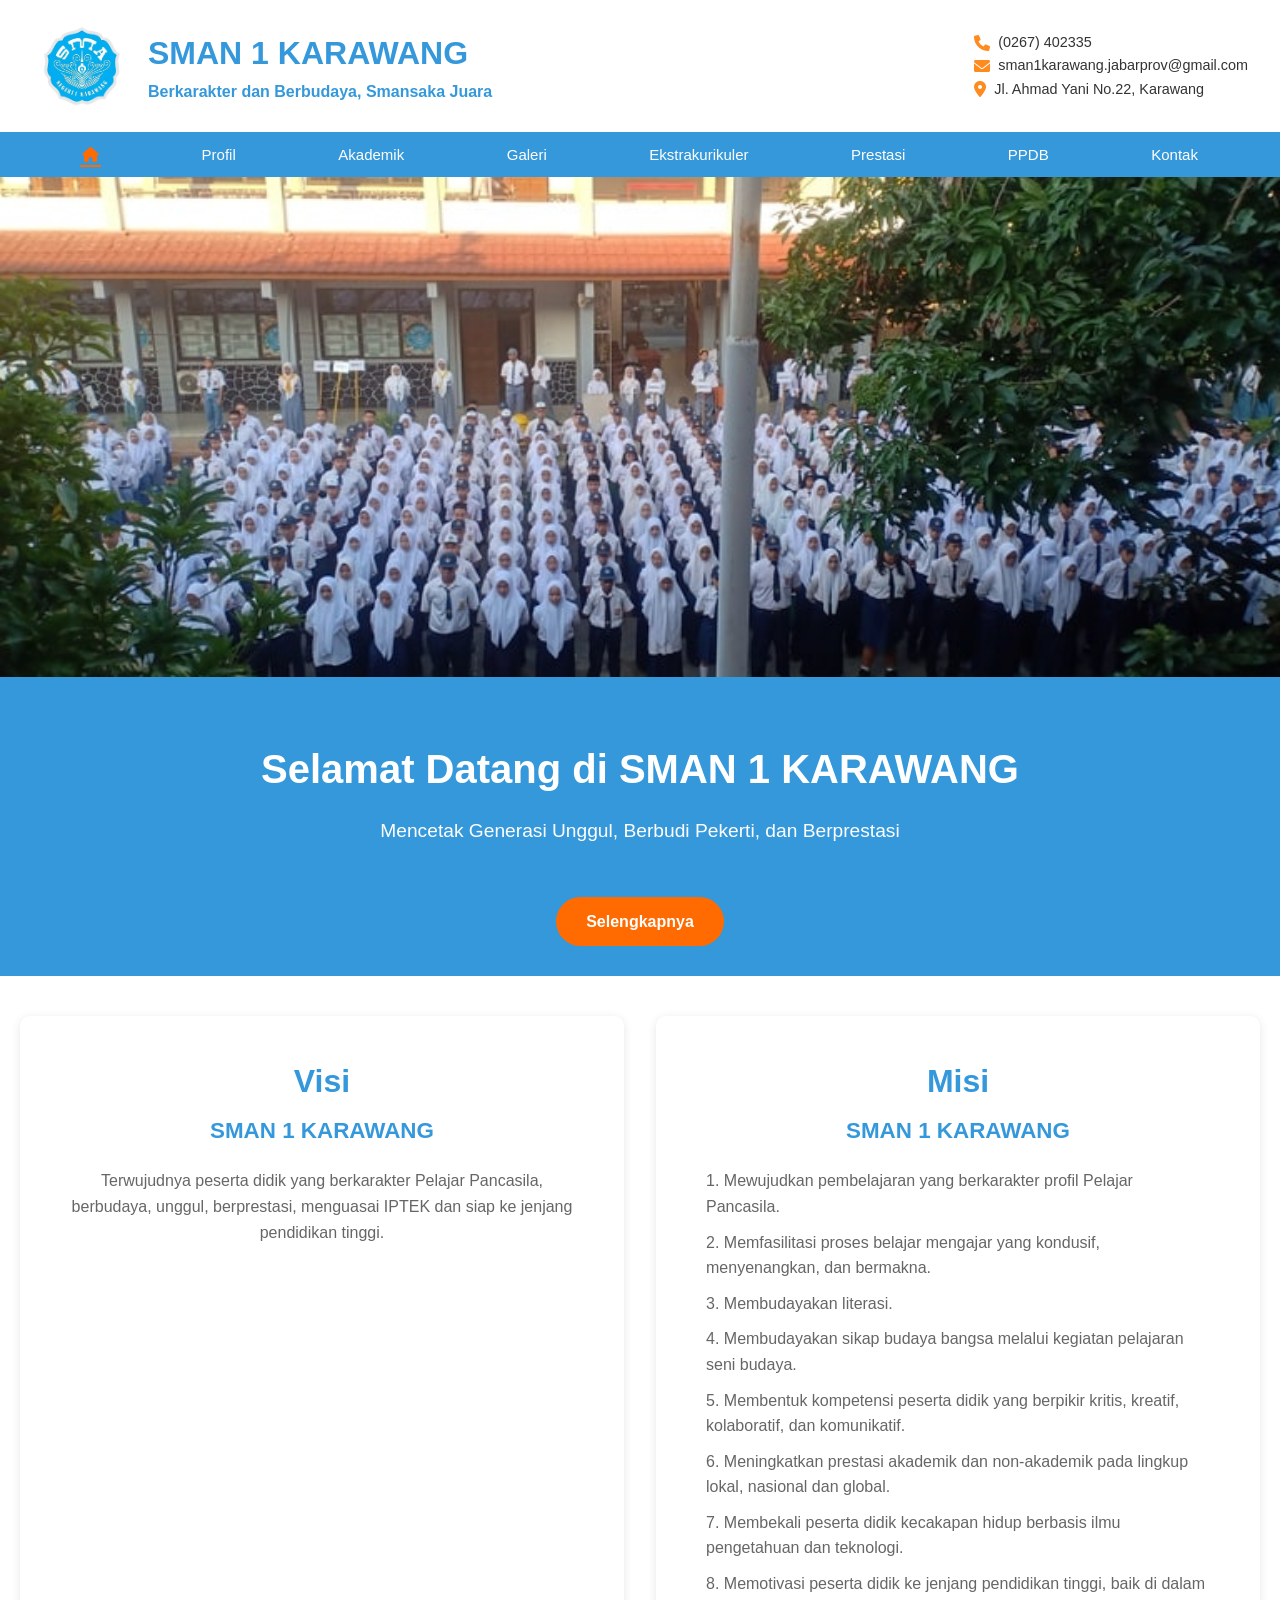
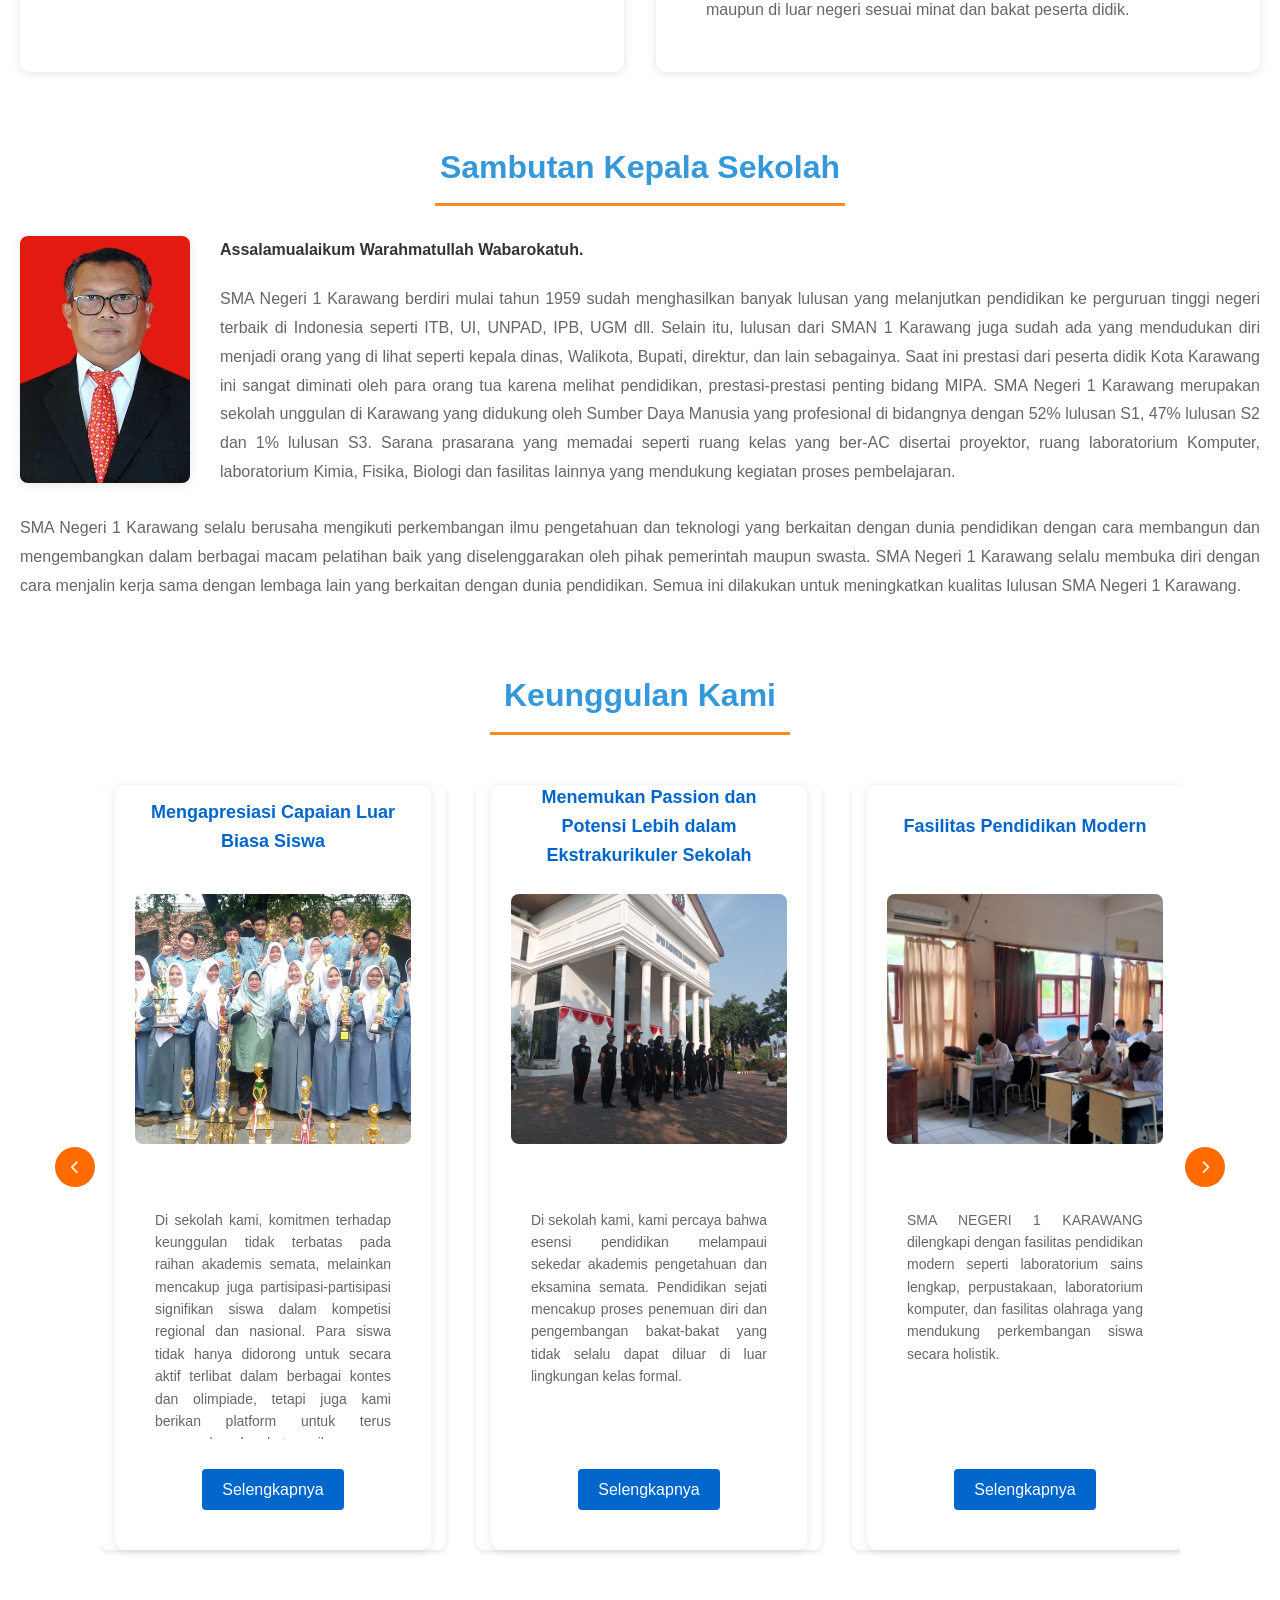
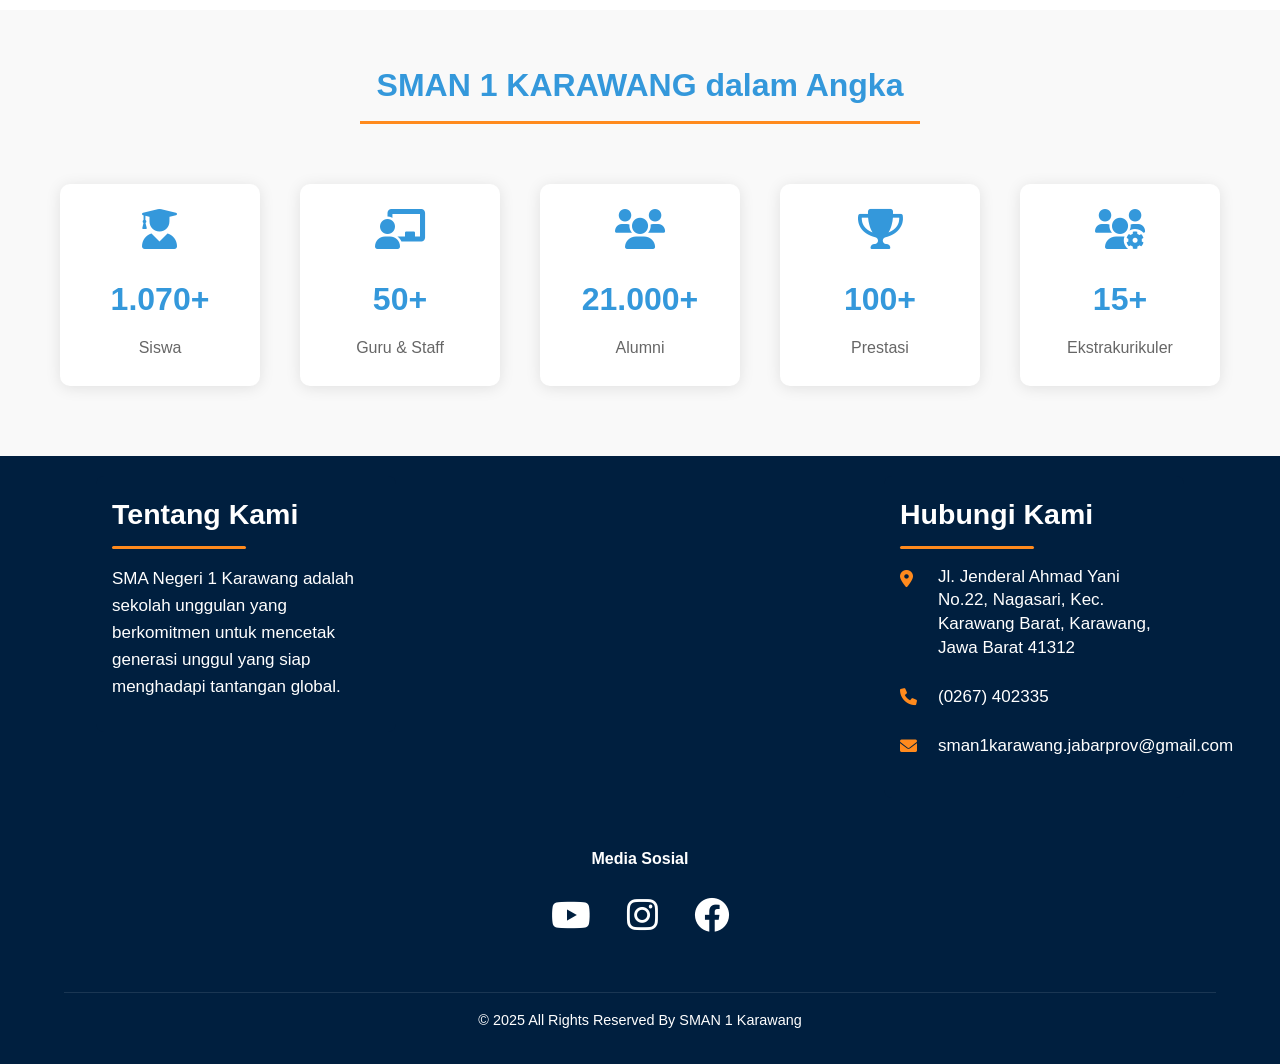
<file: index.html>
<!DOCTYPE html>
<html lang="id">
<head>
    <meta charset="UTF-8">
    <meta name="viewport" content="width=device-width, initial-scale=1.0">
    <title>SMAN 1 KARAWANG</title>
    <link rel="stylesheet" href="styles.css">
    <link rel="stylesheet" href="style.css">
    <link rel="stylesheet" href="https://cdnjs.cloudflare.com/ajax/libs/font-awesome/6.0.0/css/all.min.css">
    <link rel="stylesheet" href="responsive-mobile.css">
</head>
<body>
    <!-- Header Section -->
    <header>
        <div class="header-top">
            <div class="logo">
                <img src="images/logo.png" alt="SMAN 1 KARAWANG Logo">
                <div class="school-info">
                    <h1>SMAN 1 KARAWANG</h1>
                    <p>Berkarakter dan Berbudaya, Smansaka Juara</p>
                </div>
            </div>
            <!-- In the header section -->
            <div class="contact-info">
                <p><a href="tel:+62267402335"><i class="fas fa-phone"></i> (0267) 402335</a></p>
                <a href="mailto:sman1karawang.jabarprov@gmail.com">
                    <i class="fas fa-envelope"></i> sman1karawang.jabarprov@gmail.com
                </a>
                <p><a href="https://maps.app.goo.gl/thugU8amELJunwvm6" target="_blank"><i class="fas fa-map-marker-alt"></i> Jl. Ahmad Yani No.22, Karawang</a></p>
            </div>
        </div>
        <nav>
            <ul>
                <li><a href="index.html" class="active"><i class="fas fa-home"></i></a></li>
                <li><a href="profil.html">Profil</a></li>
                <li><a href="akademik.html">Akademik</a></li>
                <li><a href="galeri.html">Galeri</a></li>
                <li><a href="ekstrakurikuler.html">Ekstrakurikuler</a></li>
                <li><a href="prestasi.html">Prestasi</a></li>
                <li><a href="ppdb.html">PPDB</a></li>
                <li><a href="kontak.html">Kontak</a></li>
            </ul>
        </nav>
    </header>

    <!-- Image Slider Section -->
    <section id="slider">
        <!-- Slides will be added by JavaScript -->
    </section>

    <!-- Welcome Section -->
    <section id="welcome">
        <div class="welcome-content">
            <div class="banner-beranda">
                <h1>Selamat Datang di SMAN 1 KARAWANG</h1>
                <p>Mencetak Generasi Unggul, Berbudi Pekerti, dan Berprestasi</p>
            </div>
            <div class="hero">
            <a href="profil.html" class="cta-button">Selengkapnya</a>
            </div>
        </div>
    </section>

    <!-- Visi Misi Section -->
    <section id="visi-misi">
        <div class="visi-box">
            <h2>Visi</h2>
            <h3>SMAN 1 KARAWANG</h3>
            <p>Terwujudnya peserta didik yang berkarakter Pelajar Pancasila, berbudaya, unggul, berprestasi, menguasai IPTEK dan siap ke jenjang pendidikan tinggi.</p>
        </div>
        <div class="misi-box">
            <h2>Misi</h2>
            <h3>SMAN 1 KARAWANG</h3>
            <ol>
                <li>Mewujudkan pembelajaran yang berkarakter profil Pelajar Pancasila.</li>
                <li>Memfasilitasi proses belajar mengajar yang kondusif, menyenangkan, dan bermakna.</li>
                <li>Membudayakan literasi.</li>
                <li>Membudayakan sikap budaya bangsa melalui kegiatan pelajaran seni budaya.</li>
                <li>Membentuk kompetensi peserta didik yang berpikir kritis, kreatif, kolaboratif, dan komunikatif.</li>
                <li>Meningkatkan prestasi akademik dan non-akademik pada lingkup lokal, nasional dan global.</li>
                <li>Membekali peserta didik kecakapan hidup berbasis ilmu pengetahuan dan teknologi.</li>
                <li>Memotivasi peserta didik ke jenjang pendidikan tinggi, baik di dalam maupun di luar negeri sesuai minat dan bakat peserta didik.</li>
            </ol>
        </div>
    </section>

    <!-- Sambutan Kepala Sekolah Section -->
    <section id="sambutan">
        <div class="sambutan-container">
            <h2>Sambutan Kepala Sekolah</h2>
            <div class="sambutan-content">
                <div class="kepsek-image">
                    <img src="images/kepsek.jpg" alt="Kepala Sekolah SMAN 1 KARAWANG">
                </div>
                <div class="sambutan-text">
                    <p class="salam">Assalamualaikum Warahmatullah Wabarokatuh.</p>
                    <p class="first-paragraph">SMA Negeri 1 Karawang berdiri mulai tahun 1959 sudah menghasilkan banyak lulusan yang melanjutkan pendidikan ke perguruan tinggi negeri terbaik di Indonesia seperti ITB, UI, UNPAD, IPB, UGM dll. Selain itu, lulusan dari SMAN 1 Karawang juga sudah ada yang mendudukan diri menjadi orang yang di lihat seperti kepala dinas, Walikota, Bupati, direktur, dan lain sebagainya. Saat ini prestasi dari peserta didik Kota Karawang ini sangat diminati oleh para orang tua karena melihat pendidikan, prestasi-prestasi penting bidang MIPA. SMA Negeri 1 Karawang merupakan sekolah unggulan di Karawang yang didukung oleh Sumber Daya Manusia yang profesional di bidangnya dengan 52% lulusan S1, 47% lulusan S2 dan 1% lulusan S3. Sarana prasarana yang memadai seperti ruang kelas yang ber-AC disertai proyektor, ruang laboratorium Komputer, laboratorium Kimia, Fisika, Biologi dan fasilitas lainnya yang mendukung kegiatan proses pembelajaran.</p>
                    <p class="second-paragraph">SMA Negeri 1 Karawang selalu berusaha mengikuti perkembangan ilmu pengetahuan dan teknologi yang berkaitan dengan dunia pendidikan dengan cara membangun dan mengembangkan dalam berbagai macam pelatihan baik yang diselenggarakan oleh pihak pemerintah maupun swasta. SMA Negeri 1 Karawang selalu membuka diri dengan cara menjalin kerja sama dengan lembaga lain yang berkaitan dengan dunia pendidikan. Semua ini dilakukan untuk meningkatkan kualitas lulusan SMA Negeri 1 Karawang.</p>
                </div>
            </div>
        </div>
    </section>

    <!-- Keunggulan Section -->
    <section id="keunggulan">
        <div class="section-title">
            <h3>Keunggulan Kami</h3>
            <div class="title-line"></div>
        </div>
        <div class="keunggulan-wrapper">
            <button class="nav-btn prev-btn"><i class="fas fa-chevron-left"></i></button>
            <div class="keunggulan-slider">
                <div class="keunggulan-container">
                    <!-- First Item -->
                    <!-- Dalam section keunggulan, ubah link Selengkapnya -->
                    <div class="keunggulan-item">
                        <div class="item-content">
                            <h4>Mengapresiasi Capaian Luar Biasa Siswa</h4>
                            <img src="images/keunggulan1.jpg" alt="Mengapresiasi Capaian Luar Biasa Siswa">
                            <p>Di sekolah kami, komitmen terhadap keunggulan tidak terbatas pada raihan akademis semata, melainkan mencakup juga partisipasi-partisipasi signifikan siswa dalam kompetisi regional dan nasional. Para siswa tidak hanya didorong untuk secara aktif terlibat dalam berbagai kontes dan olimpiade, tetapi juga kami berikan platform untuk terus mengembangkan ketrampilan.</p>
                            <a href="prestasi.html" class="read-more"
                            onclick="window.location.href='prestasi.html'">Selengkapnya</a>
                        </div>
                    </div>
                
                    <!-- Second Item -->
                    <div class="keunggulan-item">
                        <div class="item-content">
                            <h4>Menemukan Passion dan Potensi Lebih dalam Ekstrakurikuler Sekolah</h4>
                            <img src="images/keunggulan2.jpg" alt="Menemukan Passion dan Potensi">
                            <p>Di sekolah kami, kami percaya bahwa esensi pendidikan melampaui sekedar akademis pengetahuan dan eksamina semata. Pendidikan sejati mencakup proses penemuan diri dan pengembangan bakat-bakat yang tidak selalu dapat diluar di luar lingkungan kelas formal.</p>
                            <a href="ekstrakurikuler.html" class="read-more"
                            onclick="window.location.href='ekstrakurikuler.html'">Selengkapnya</a>
                        </div>
                    </div>
                
                    <!-- Third Item -->
                    <div class="keunggulan-item">
                        <div class="item-content">
                            <h4>Fasilitas Pendidikan Modern</h4>
                            <img src="images/keunggulan3.jpg" alt="Fasilitas Pendidikan Modern">
                            <p>SMA NEGERI 1 KARAWANG dilengkapi dengan fasilitas pendidikan modern seperti laboratorium sains lengkap, perpustakaan, laboratorium komputer, dan fasilitas olahraga yang mendukung perkembangan siswa secara holistik.</p>
                            <a href="profil.html#fasilitas" class="read-more">Selengkapnya</a>
                        </div>
                    </div>
                
                    <!-- Fourth Item -->
                    <div class="keunggulan-item">
                        <div class="item-content">
                            <h4>Tenaga Pendidik Berkualitas dan Berpengalaman</h4>
                            <img src="images/keunggulan4.jpeg" alt="Prestasi Akademik dan Non-Akademik">
                            <p>Kami memiliki tim pengajar profesional yang tidak hanya menguasai bidang keilmuan mereka, tetapi juga memiliki dedikasi tinggi dalam mengembangkan potensi setiap siswa. Guru-guru kami merupakan lulusan perguruan tinggi terkemuka dengan kualifikasi akademik yang mumpuni dan terus mengembangkan kompetensi melalui berbagai pelatihan dan sertifikasi.</p>
                            <a href="profil.html#tenaga-pendidik" class="read-more" onclick="window.location.href='profil.html#tenaga-pendidik'">Selengkapnya</a>
                        </div>
                    </div>
                </div>
            </div>
            <button class="nav-btn next-btn"><i class="fas fa-chevron-right"></i></button>
        </div>
    </section>

    <!-- SMAN 1 dalam Angka -->
    <section id="statistics">
        <div class="section-title">
            <h3>SMAN 1 KARAWANG dalam Angka</h3>
            <div class="title-line"></div>
        </div>
        <div class="stats-container">
            <div class="stat-item">
                <i class="fas fa-user-graduate"></i>
                <h4>1.070+</h4>
                <p>Siswa</p>
            </div>
            <div class="stat-item">
                <i class="fas fa-chalkboard-teacher"></i>
                <h4>50+</h4>
                <p>Guru & Staff</p>
            </div>
            <div class="stat-item">
                <i class="fas fa-users"></i>
                <h4>21.000+</h4>
                <p>Alumni</p>
            </div>
            <div class="stat-item">
                <i class="fas fa-trophy"></i>
                <h4>100+</h4>
                <p>Prestasi</p>
            </div>
            <div class="stat-item">
                <i class="fas fa-users-gear"></i>
                <h4>15+</h4>
                <p>Ekstrakurikuler</p>
            </div>
        </div>
    </section>


    <!-- Footer with Contact Info -->
    <footer>
        <div class="footer-content">
            <div class="footer-top">
                <div class="about-section footer-section">
                    <h3>Tentang Kami</h3>
                    <p>SMA Negeri 1 Karawang adalah sekolah unggulan yang berkomitmen untuk mencetak generasi unggul yang siap menghadapi tantangan global.</p>
                </div>
    
                <div class="about-section footer-section">
                    <h3>Hubungi Kami</h3> 
                    <p><a href="https://maps.app.goo.gl/thugU8amELJunwvm6" target="_blank"><i class="fas fa-map-marker-alt"></i> Jl. Jenderal Ahmad Yani No.22, Nagasari, Kec. Karawang Barat, Karawang, Jawa Barat 41312</a></p>
                    <p><a href="tel:+62267402335"><i class="fas fa-phone"></i> (0267) 402335</a></p>
                    <p><a href="mailto:sman1karawang.jabarprov@gmail.com"><i class="fas fa-envelope"></i> sman1karawang.jabarprov@gmail.com</a></p>
                </div>
            </div>
            <div class="social-media">
                <h4>Media Sosial</h4>
                <div class="social-icons">
                    <a href="https://www.youtube.com/@osissman1karawang998" target="_blank"><i class="fab fa-youtube"></i></a>
                    <a href="https://www.instagram.com/official.smansaka/" target="_blank"><i class="fab fa-instagram"></i></a>
                    <a href="https://web.facebook.com/groups/138407402968057/" target="_blank"><i class="fab fa-facebook"></i></a>
                </div>
            </div>
        </div>
        <div class="footer-bottom">
            <p>&copy; 2025 All Rights Reserved By SMAN 1 Karawang</p>
        </div>
    </footer>

    <script src="script.js"></script>
</body>
</html>
</file>
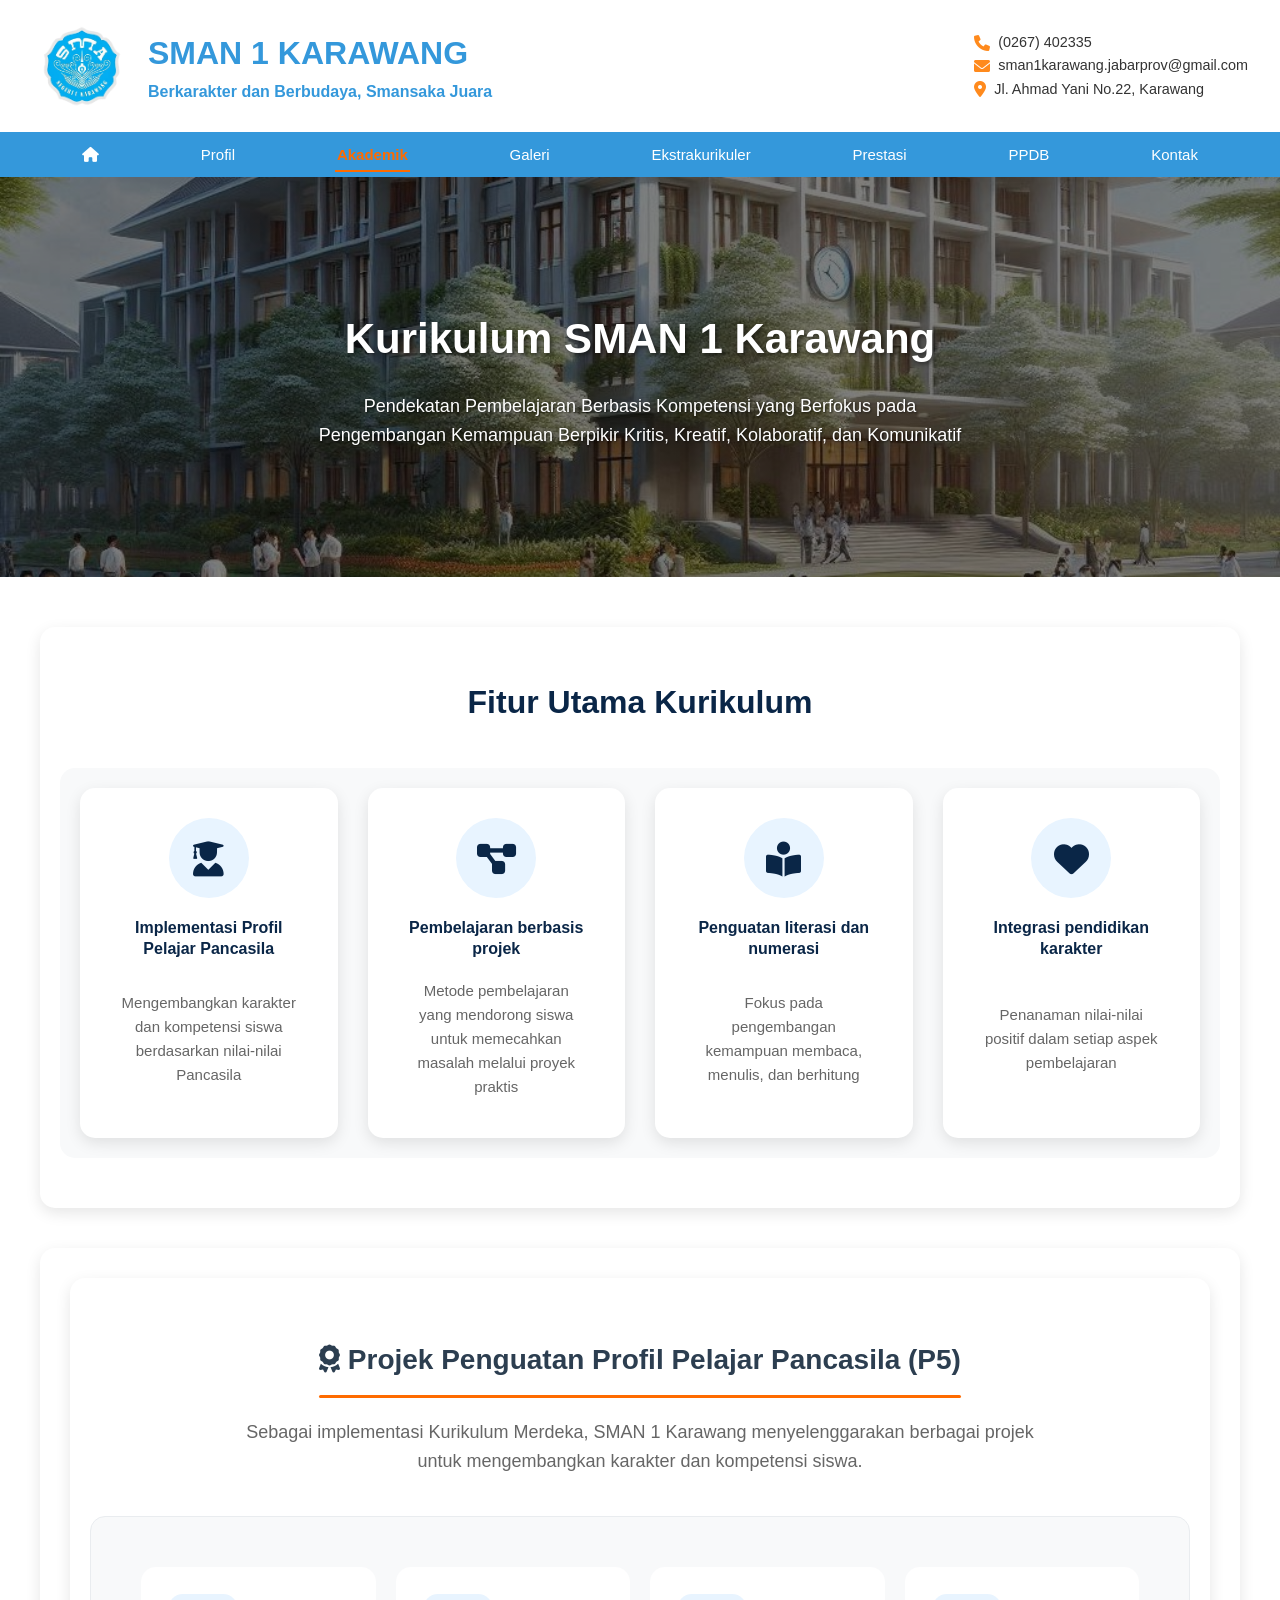
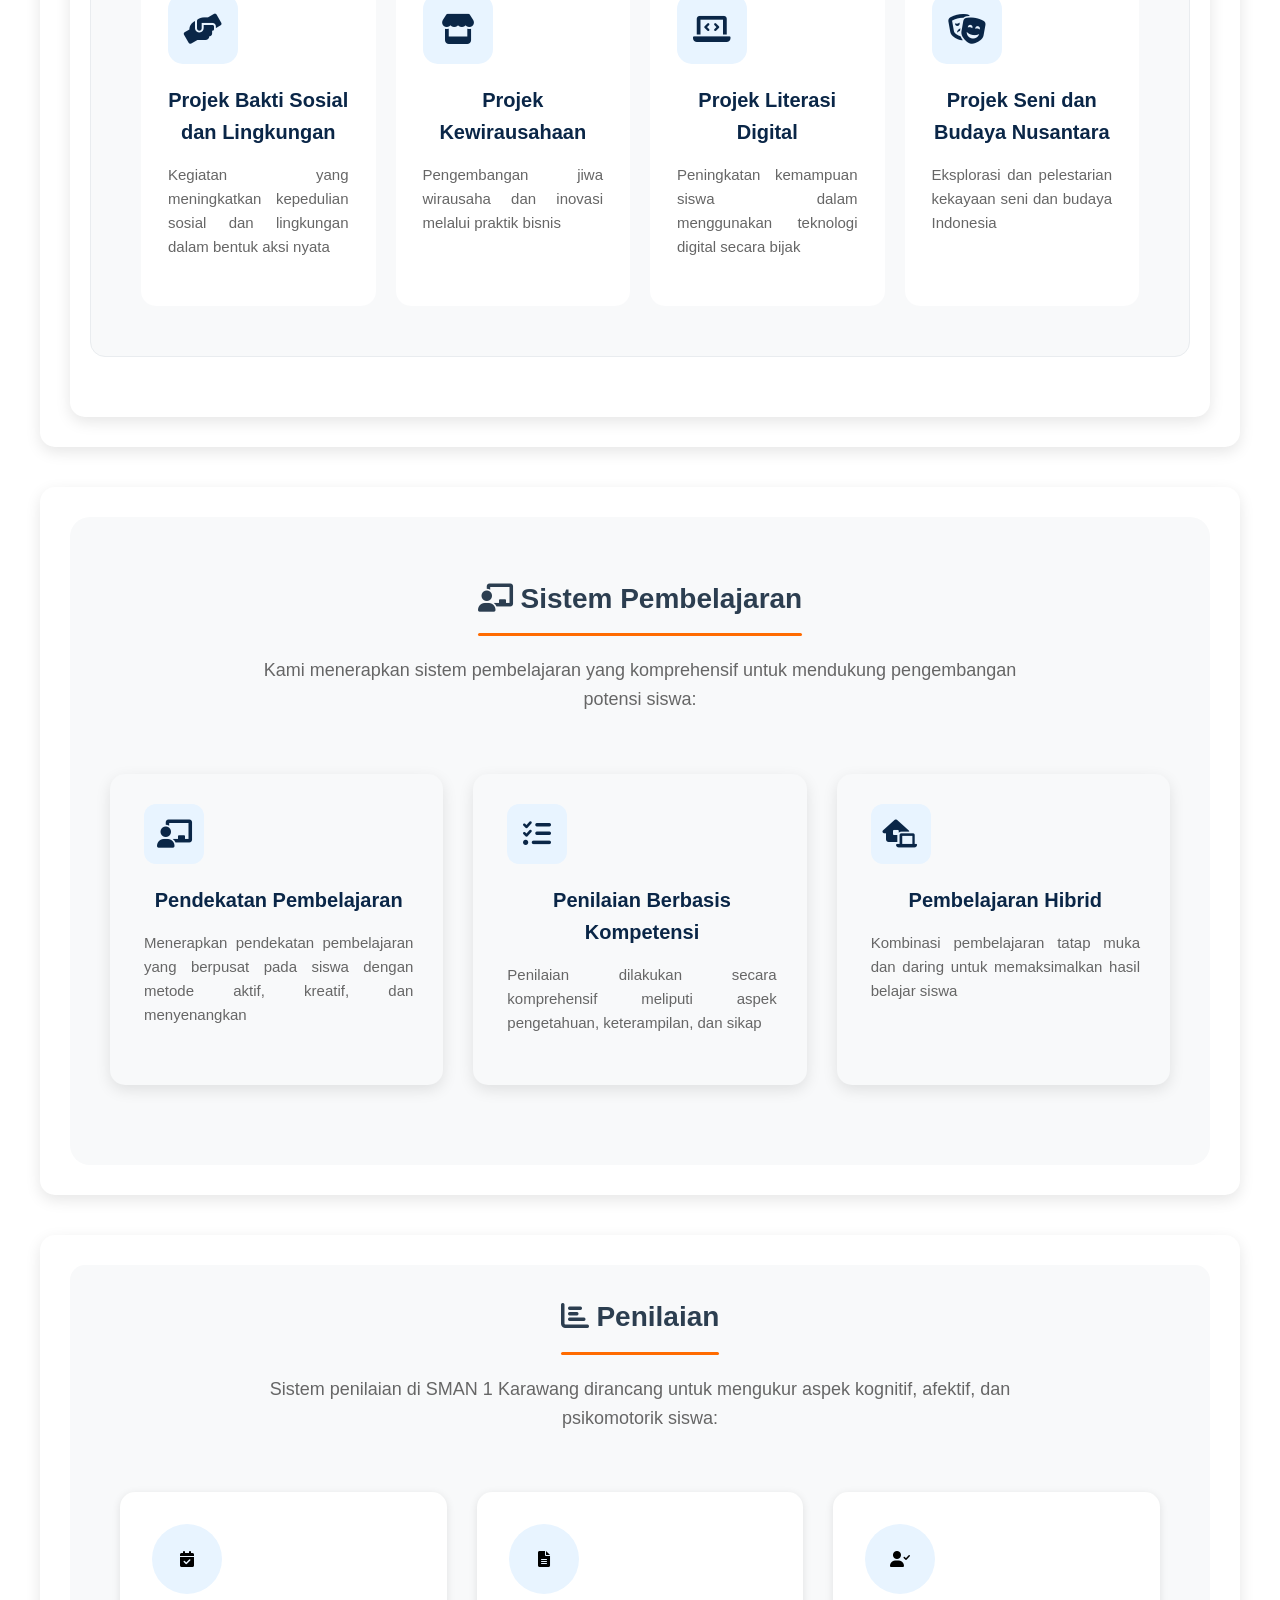
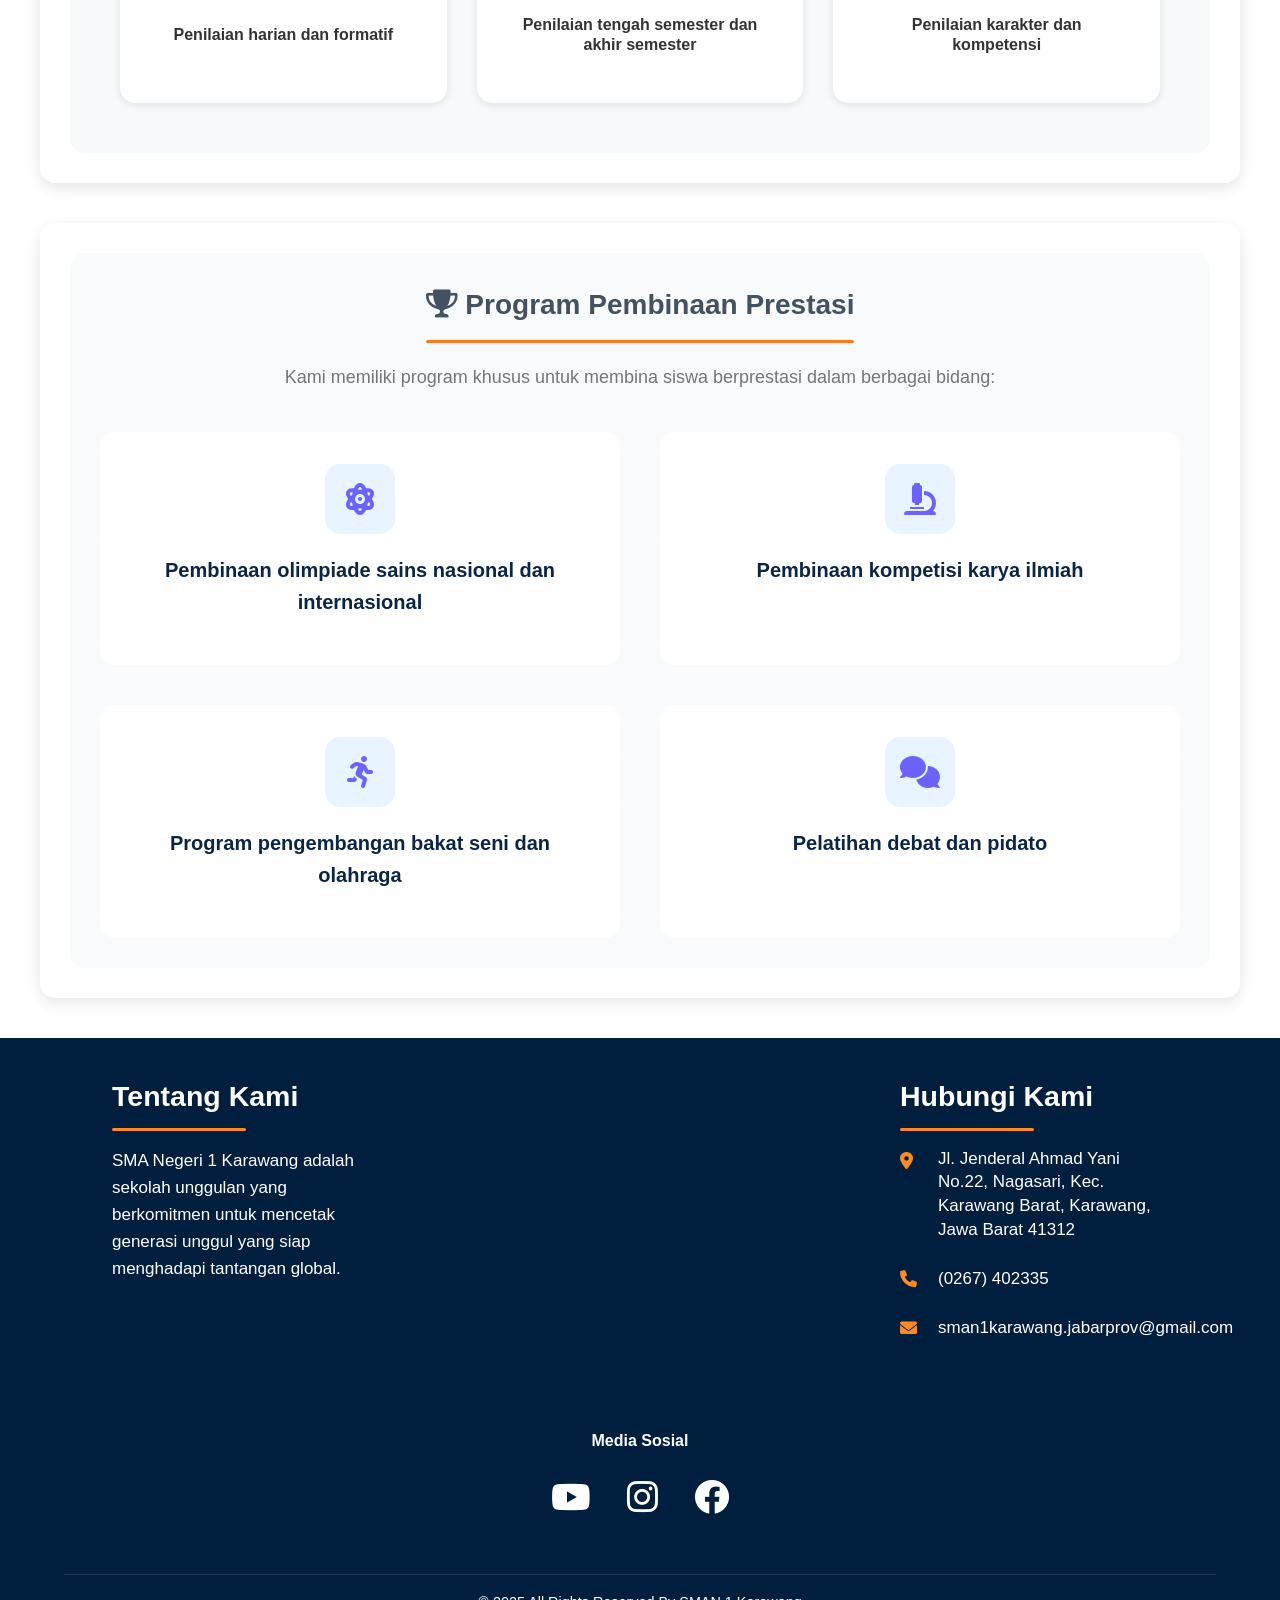
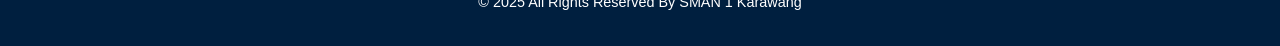
<file: akademik.html>
<!DOCTYPE html>
<html lang="id">
<head>
    <meta charset="UTF-8">
    <meta name="viewport" content="width=device-width, initial-scale=1.0">
    <title>Akademik - SMAN 1 KARAWANG</title>
    <link rel="stylesheet" href="styles.css">
    <link rel="stylesheet" href="style.css">
    <link rel="stylesheet" href="akademik.css">
    <link rel="stylesheet" href="https://cdnjs.cloudflare.com/ajax/libs/font-awesome/6.0.0/css/all.min.css">
    <link rel="stylesheet" href="responsive-mobile.css">
</head>
<body>
    <!-- Header Section -->
    <header>
        <div class="header-top">
            <div class="logo">
                <img src="images/logo.png" alt="SMAN 1 KARAWANG Logo">
                <div class="school-info">
                    <h1>SMAN 1 KARAWANG</h1>
                    <p>Berkarakter dan Berbudaya, Smansaka Juara</p>
                </div>
            </div>
            <div class="contact-info">
                <p><a href="tel:+62267402335"><i class="fas fa-phone"></i> (0267) 402335</a></p>
                <p><a href="mailto:sman1karawang.jabarprov@gmail.com"><i class="fas fa-envelope"></i> sman1karawang.jabarprov@gmail.com</a></p>
                <p><a href="https://maps.app.goo.gl/thugU8amELJunwvm6" target="_blank"><i class="fas fa-map-marker-alt"></i> Jl. Ahmad Yani No.22, Karawang</a></p>
            </div>
        </div>
        <nav>
            <ul>
                <li><a href="index.html"><i class="fas fa-home"></i></a></li>
                <li><a href="profil.html">Profil</a></li>
                <li><a href="akademik.html" class="active">Akademik</a></li>
                <li><a href="galeri.html">Galeri</a></li>
                <li><a href="ekstrakurikuler.html">Ekstrakurikuler</a></li>
                <li><a href="prestasi.html">Prestasi</a></li>
                <li><a href="ppdb.html">PPDB</a></li>
                <li><a href="kontak.html">Kontak</a></li>
            </ul>
        </nav>
    </header>

        <!-- Setelah header, tambahkan ini -->
        <div class="akademik-banner">
            <div class="banner-content">
                <h1>Kurikulum SMAN 1 Karawang</h1>
                <p>Pendekatan Pembelajaran Berbasis Kompetensi yang Berfokus pada<br>
                Pengembangan Kemampuan Berpikir Kritis, Kreatif, Kolaboratif, dan Komunikatif</p>
            </div>
        </div>

        <!-- Tambahkan section baru ini -->
        <div class="fitur-kurikulum">
            <h2>Fitur Utama Kurikulum</h2>
            <div class="fitur-container">
                <div class="fitur-item">
                    <div class="fitur-icon">
                        <i class="fas fa-user-graduate"></i>
                    </div>
                    <h3>Implementasi Profil Pelajar Pancasila</h3>
                    <p>Mengembangkan karakter dan kompetensi siswa berdasarkan nilai-nilai Pancasila</p>
                </div>
                <div class="fitur-item">
                    <div class="fitur-icon">
                        <i class="fas fa-project-diagram"></i>
                    </div>
                    <h3>Pembelajaran berbasis projek</h3>
                    <p>Metode pembelajaran yang mendorong siswa untuk memecahkan masalah melalui proyek praktis</p>
                </div>
                <div class="fitur-item">
                    <div class="fitur-icon">
                        <i class="fas fa-book-reader"></i>
                    </div>
                    <h3>Penguatan literasi dan numerasi</h3>
                    <p>Fokus pada pengembangan kemampuan membaca, menulis, dan berhitung</p>
                </div>
                <div class="fitur-item">
                    <div class="fitur-icon">
                        <i class="fas fa-heart"></i>
                    </div>
                    <h3>Integrasi pendidikan karakter</h3>
                    <p>Penanaman nilai-nilai positif dalam setiap aspek pembelajaran</p>
                </div>
            </div>
        </div>
        <!-- P5 Section -->
        <section class="p5-section">
            <div class="p5-projects">
                <h2><i class="fas fa-award"></i> Projek Penguatan Profil Pelajar Pancasila (P5)</h2>
                <p class="p5-intro">Sebagai implementasi Kurikulum Merdeka, SMAN 1 Karawang menyelenggarakan berbagai projek untuk mengembangkan karakter dan kompetensi siswa.</p>
                <div class="p5-content">
                    <div class="p5-cards">
                        <div class="p5-card">
                            <div class="card-icon"><i class="fas fa-hands-helping"></i></div>
                            <h3>Projek Bakti Sosial dan Lingkungan</h3>
                            <p>Kegiatan yang meningkatkan kepedulian sosial dan lingkungan dalam bentuk aksi nyata</p>
                        </div>
                        <div class="p5-card">
                            <div class="card-icon"><i class="fas fa-store"></i></div>
                            <h3>Projek Kewirausahaan</h3>
                            <p>Pengembangan jiwa wirausaha dan inovasi melalui praktik bisnis</p>
                        </div>
                        <div class="p5-card">
                            <div class="card-icon"><i class="fas fa-laptop-code"></i></div>
                            <h3>Projek Literasi Digital</h3>
                            <p>Peningkatan kemampuan siswa dalam menggunakan teknologi digital secara bijak</p>
                        </div>
                        <div class="p5-card">
                            <div class="card-icon"><i class="fas fa-theater-masks"></i></div>
                            <h3>Projek Seni dan Budaya Nusantara</h3>
                            <p>Eksplorasi dan pelestarian kekayaan seni dan budaya Indonesia</p>
                        </div>
                    </div>
                </div>
            </div>
        </section> <!-- Tutup p5-section -->

        <!-- Sistem Pembelajaran Section -->
        <section class="sistem-section">
            <div class="sistem-pembelajaran">
                <h2><i class="fas fa-chalkboard-teacher"></i> Sistem Pembelajaran</h2>
                <p class="sistem-intro">Kami menerapkan sistem pembelajaran yang komprehensif untuk mendukung pengembangan potensi siswa:</p>
                
                <div class="sistem-cards">
                    <div class="sistem-card">
                        <div class="card-icon">
                            <i class="fas fa-chalkboard-teacher"></i> <!-- Ganti dengan icon yang tersedia -->
                        </div>
                        <h3>Pendekatan Pembelajaran</h3>
                        <p>Menerapkan pendekatan pembelajaran yang berpusat pada siswa dengan metode aktif, kreatif, dan menyenangkan</p>
                    </div>
                    
                    <div class="sistem-card">
                        <div class="card-icon"><i class="fas fa-tasks"></i></div>
                        <h3>Penilaian Berbasis Kompetensi</h3>
                        <p>Penilaian dilakukan secara komprehensif meliputi aspek pengetahuan, keterampilan, dan sikap</p>
                    </div>
                    
                    <div class="sistem-card">
                        <div class="card-icon"><i class="fas fa-laptop-house"></i></div>
                        <h3>Pembelajaran Hibrid</h3>
                        <p>Kombinasi pembelajaran tatap muka dan daring untuk memaksimalkan hasil belajar siswa</p>
                    </div>
                </div>
            </div>
        </section> <!-- Tutup sistem-section -->

        <!-- Penilaian Section -->
        <section class="penilaian-section">
            <div class="penilaian-container">
                <h2><i class="fas fa-chart-bar"></i> Penilaian</h2>
                <p class="penilaian-intro">Sistem penilaian di SMAN 1 Karawang dirancang untuk mengukur aspek kognitif, afektif, dan psikomotorik siswa:</p>
                <div class="penilaian-list">
                    <div class="penilaian-item">
                        <div class="item-icon"><i class="fas fa-calendar-check"></i></div>
                        <h3>Penilaian harian dan formatif</h3>
                    </div>
                    <div class="penilaian-item">
                        <div class="item-icon"><i class="fas fa-file-alt"></i></div>
                        <h3>Penilaian tengah semester dan akhir semester</h3>
                    </div>
                    <div class="penilaian-item">
                        <div class="item-icon"><i class="fas fa-user-check"></i></div>
                        <h3>Penilaian karakter dan kompetensi</h3>
                    </div>
                </div>
            </div>
        </section>

        <!-- Program Pembinaan Section -->
        <section class="pembinaan-section">
            <div class="pembinaan-container">
                <h2><i class="fas fa-trophy"></i> Program Pembinaan Prestasi</h2>
                <p class="pembinaan-intro">Kami memiliki program khusus untuk membina siswa berprestasi dalam berbagai bidang:</p>
                <div class="pembinaan-grid">
                    <div class="pembinaan-item">
                        <div class="item-icon"><i class="fas fa-atom"></i></div>
                        <h3>Pembinaan olimpiade sains nasional dan internasional</h3>
                    </div>
                    <div class="pembinaan-item">
                        <div class="item-icon"><i class="fas fa-microscope"></i></div>
                        <h3>Pembinaan kompetisi karya ilmiah</h3>
                    </div>
                    <div class="pembinaan-item">
                        <div class="item-icon"><i class="fas fa-running"></i></div>
                        <h3>Program pengembangan bakat seni dan olahraga</h3>
                    </div>
                    <div class="pembinaan-item">
                        <div class="item-icon"><i class="fas fa-comments"></i></div>
                        <h3>Pelatihan debat dan pidato</h3>
                    </div>
                </div>
            </div>
        </section>



    <!-- Footer with Contact Info -->
    <footer>
        <div class="footer-content">
            <div class="footer-top">
                <div class="about-section footer-section">
                    <h3>Tentang Kami</h3>
                    <p>SMA Negeri 1 Karawang adalah sekolah unggulan yang berkomitmen untuk mencetak generasi unggul yang siap menghadapi tantangan global.</p>
                </div>
    
                <div class="about-section footer-section">
                    <h3>Hubungi Kami</h3> 
                    <p><a href="https://maps.app.goo.gl/thugU8amELJunwvm6" target="_blank"><i class="fas fa-map-marker-alt"></i> Jl. Jenderal Ahmad Yani No.22, Nagasari, Kec. Karawang Barat, Karawang, Jawa Barat 41312</a></p>
                    <p><a href="tel:+62267402335"><i class="fas fa-phone"></i> (0267) 402335</a></p>
                    <p><a href="mailto:sman1karawang.jabarprov@gmail.com"><i class="fas fa-envelope"></i> sman1karawang.jabarprov@gmail.com</a></p>
                </div>
            </div>
            <div class="social-media">
                <h4>Media Sosial</h4>
                <div class="social-icons">
                    <a href="https://www.youtube.com/@osissman1karawang998" target="_blank"><i class="fab fa-youtube"></i></a>
                    <a href="https://www.instagram.com/official.smansaka/" target="_blank"><i class="fab fa-instagram"></i></a>
                    <a href="https://web.facebook.com/groups/138407402968057/" target="_blank"><i class="fab fa-facebook"></i></a>
                </div>
            </div>
        </div>
        <div class="footer-bottom">
            <p>&copy; 2025 All Rights Reserved By SMAN 1 Karawang</p>
        </div>
    </footer>

<script src="script.js"></script>
</body>
</html>
</file>
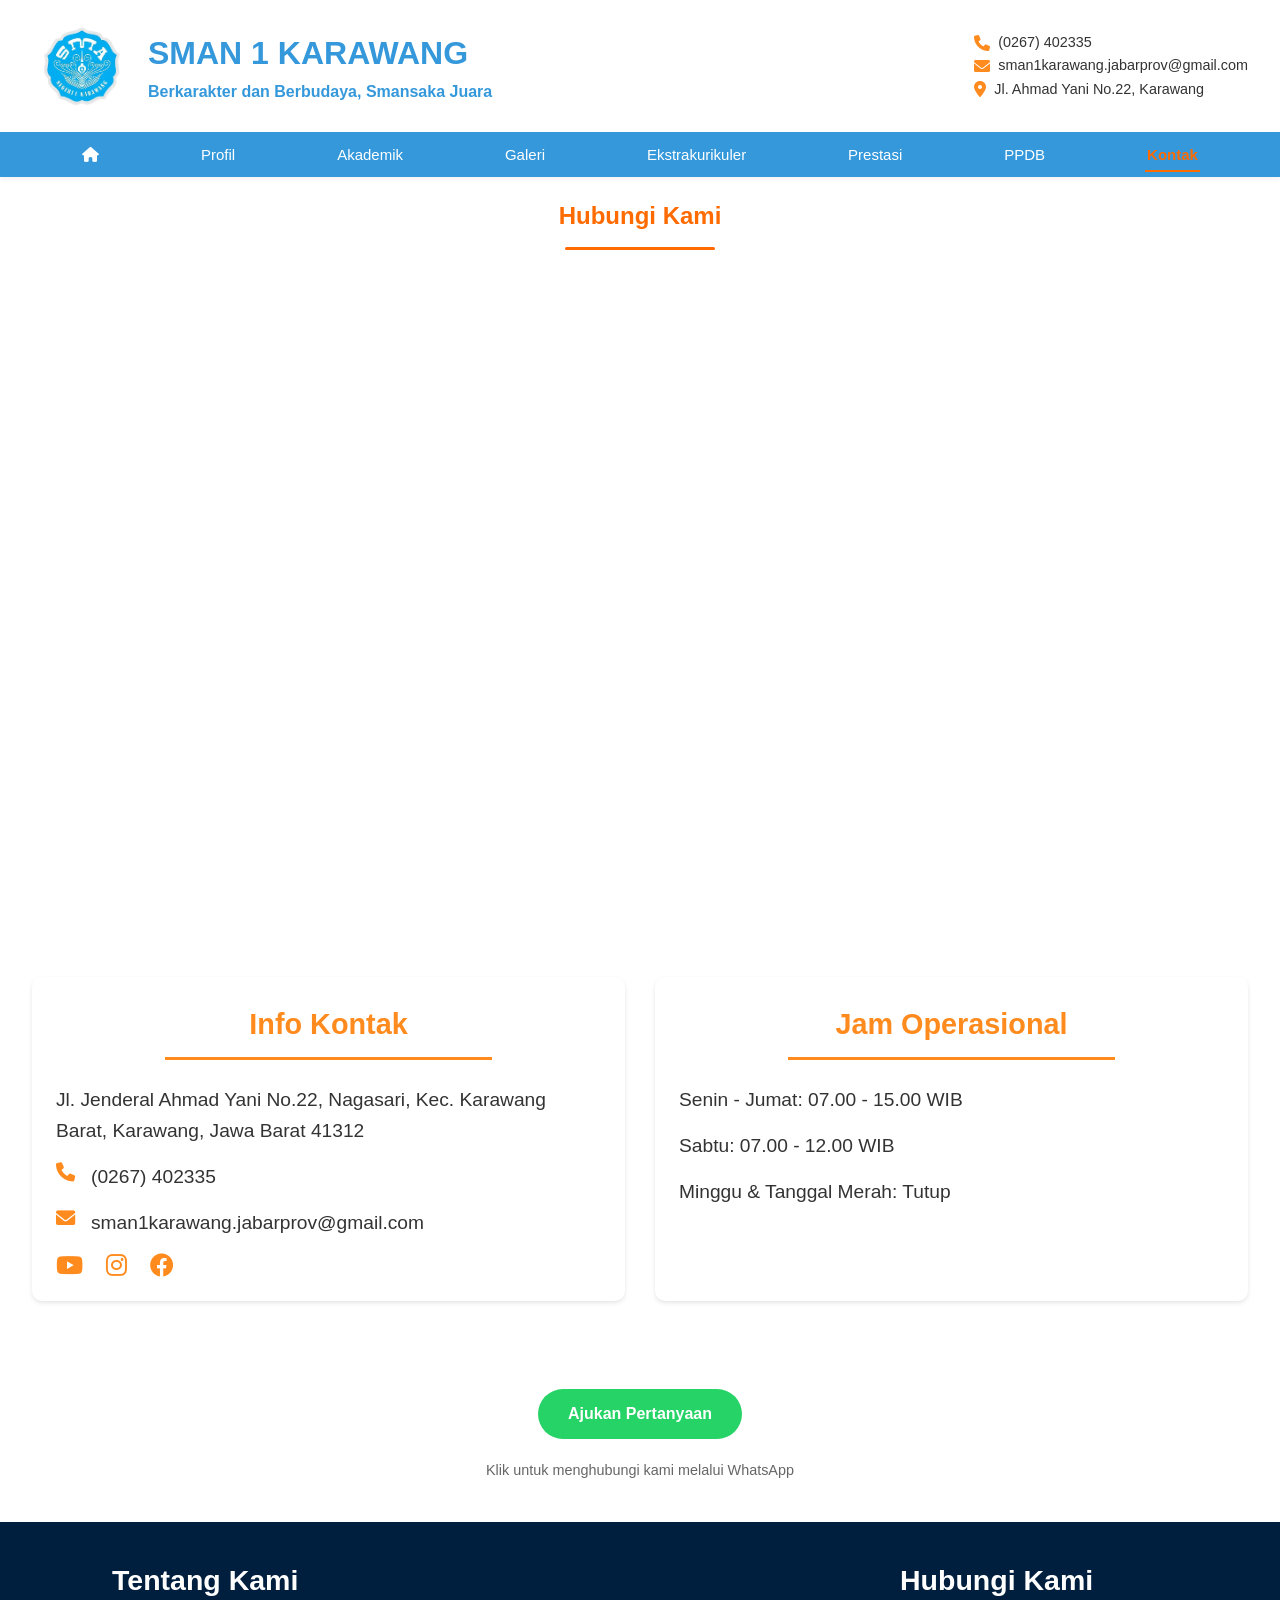
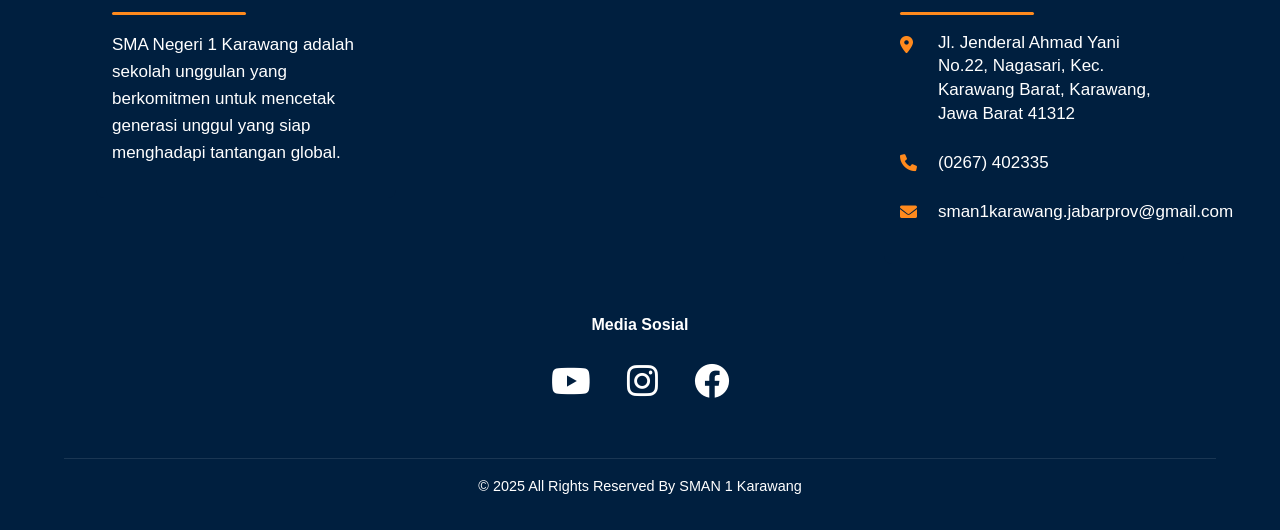
<file: kontak.html>
<!DOCTYPE html>
<html lang="id">
<head>
    <meta charset="UTF-8">
    <meta name="viewport" content="width=device-width, initial-scale=1.0">
    <title>Kontak - SMAN 1 KARAWANG</title>
    <link rel="stylesheet" href="styles.css">
    <link rel="stylesheet" href="style.css">
    <link rel="stylesheet" href="https://cdnjs.cloudflare.com/ajax/libs/font-awesome/6.0.0/css/all.min.css">
    <link rel="stylesheet" href="responsive-mobile.css">
</head>
<body>
    <!-- Header Section -->
    <header>
        <div class="header-top">
            <div class="logo">
                <img src="images/logo.png" alt="SMAN 1 KARAWANG Logo">
                <div class="school-info">
                    <h1>SMAN 1 KARAWANG</h1>
                    <p>Berkarakter dan Berbudaya, Smansaka Juara</p>
                </div>
            </div>
            <!-- In the header section -->
            <div class="contact-info">
                <p><a href="tel:+62267402335"><i class="fas fa-phone"></i> (0267) 402335</a></p>
                <p><a href="mailto:sman1karawang.jabarprov@gmail.com"><i class="fas fa-envelope"></i> sman1karawang.jabarprov@gmail.com</a></p>
                <p><a href="https://maps.app.goo.gl/thugU8amELJunwvm6" target="_blank"><i class="fas fa-map-marker-alt"></i> Jl. Ahmad Yani No.22, Karawang</a></p>
            </div>
        </div>
        <nav>
            <ul>
                <li><a href="index.html"><i class="fas fa-home"></i></a></li>
                <li><a href="profil.html">Profil</a></li>
                <li><a href="akademik.html">Akademik</a></li>
                <li><a href="galeri.html">Galeri</a></li>
                <li><a href="ekstrakurikuler.html">Ekstrakurikuler</a></li>
                <li><a href="prestasi.html">Prestasi</a></li>
                <li><a href="ppdb.html">PPDB</a></li>
                <li><a href="kontak.html"class="active">Kontak</a></li>
            </ul>
        </nav>
    </header>

    <!-- Tambahkan opening main tag -->
    <main class="contact-main">
        <div class="page-header">
            <h2 class="Hubungi-Kami">Hubungi Kami</h2>
        </div>
        
        <div class="contact-container">
            <div class="map-container">
                <iframe 
                    src="https://www.google.com/maps/embed?pb=!1m18!1m12!1m3!1d3965.720967492038!2d107.29911787462821!3d-6.3003483936887825!2m3!1f0!2f0!3f0!3m2!1i1024!2i768!4f13.1!3m3!1m2!1s0x2e69771c5098b05b%3A0xf25cb2e8bf33dc89!2sSMA%20Negeri%201%20Karawang!5e0!3m2!1sen!2sid!4v1743003730129!5m2!1sen!2sid" 
                    style="border:0; width:100%; height:600px;" 
                    allowfullscreen="" 
                    loading="lazy" 
                    referrerpolicy="no-referrer-when-downgrade">
                </iframe>
            </div>
            
            <div class="info-container">
                <div class="info-section">
                    <h3>Info Kontak</h3>
                    <p><a href="https://maps.app.goo.gl/thugU8amELJunwvm6" target="_blank">Jl. Jenderal Ahmad Yani No.22, Nagasari, Kec. Karawang Barat, Karawang, Jawa Barat 41312</a></p>
                    <p><a href="tel:+62267402335"><i class="fas fa-phone"></i> (0267) 402335</a></p>
                    <p><a href="mailto:sman1karawang.jabarprov@gmail.com"><i class="fas fa-envelope"></i> sman1karawang.jabarprov@gmail.com</a></p>
                    <div class="social-links">
                        <a href="https://www.youtube.com/@osissman1karawang998" target="_blank"><i class="fab fa-youtube"></i></a>
                        <a href="https://www.instagram.com/official.smansaka/" target="_blank"><i class="fab fa-instagram"></i></a>
                        <a href="https://web.facebook.com/groups/138407402968057/" target="_blank"><i class="fab fa-facebook"></i></a>
                    </div>
                </div>
        
                <div class="operation-hours">
                    <h3>Jam Operasional</h3>
                    <p>Senin - Jumat: 07.00 - 15.00 WIB</p>
                    <p>Sabtu: 07.00 - 12.00 WIB</p>
                    <p>Minggu & Tanggal Merah: Tutup</p>
                </div>
            </div>
            
            <div class="contact-form">
                <a href="https://wa.me/+6285290149543?text=Halo%20SMAN%201%20Karawang%2C%20saya%20ingin%20bertanya..." target="_blank" class="ask-button">Ajukan Pertanyaan</a>
                <p class="form-note">Klik untuk menghubungi kami melalui WhatsApp</p>
            </div>
        </div>
    </main>

    <!-- Footer with Contact Info -->
    <footer>
        <div class="footer-content">
            <div class="footer-top">
                <div class="about-section footer-section">
                    <h3>Tentang Kami</h3>
                    <p>SMA Negeri 1 Karawang adalah sekolah unggulan yang berkomitmen untuk mencetak generasi unggul yang siap menghadapi tantangan global.</p>
                </div>
    
                <div class="about-section footer-section">
                    <h3>Hubungi Kami</h3> 
                    <p><a href="https://maps.app.goo.gl/thugU8amELJunwvm6" target="_blank"><i class="fas fa-map-marker-alt"></i> Jl. Jenderal Ahmad Yani No.22, Nagasari, Kec. Karawang Barat, Karawang, Jawa Barat 41312</a></p>
                    <p><a href="tel:+62267402335"><i class="fas fa-phone"></i> (0267) 402335</a></p>
                    <p><a href="mailto:sman1karawang.jabarprov@gmail.com"><i class="fas fa-envelope"></i> sman1karawang.jabarprov@gmail.com</a></p>
                </div>
            </div>
            <div class="social-media">
                <h4>Media Sosial</h4>
                <div class="social-icons">
                    <a href="https://www.youtube.com/@osissman1karawang998" target="_blank"><i class="fab fa-youtube"></i></a>
                    <a href="https://www.instagram.com/official.smansaka/" target="_blank"><i class="fab fa-instagram"></i></a>
                    <a href="https://web.facebook.com/groups/138407402968057/" target="_blank"><i class="fab fa-facebook"></i></a>
                </div>
            </div>
        </div>
        <div class="footer-bottom">
            <p>&copy; 2025 All Rights Reserved By SMAN 1 Karawang</p>
        </div>
    </footer>

<script src="script.js"></script>
</body>
</html>
</file>
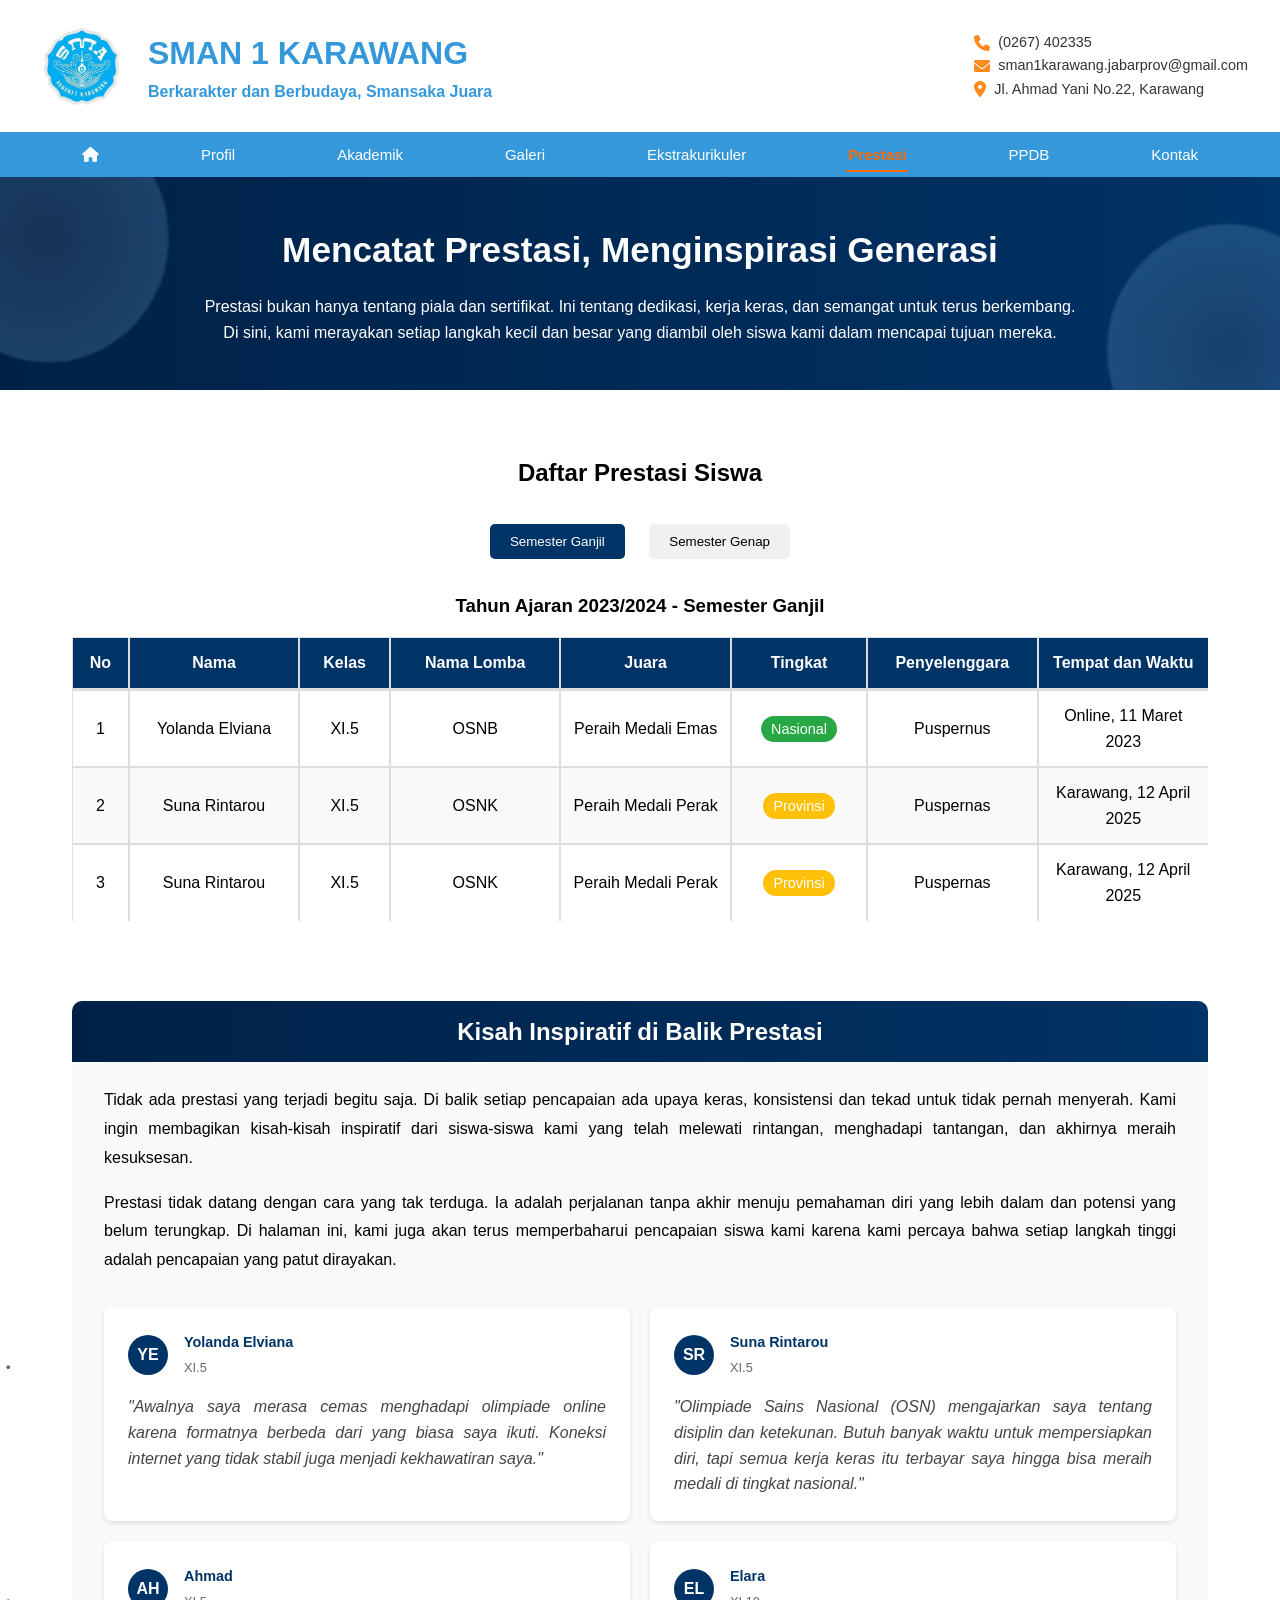
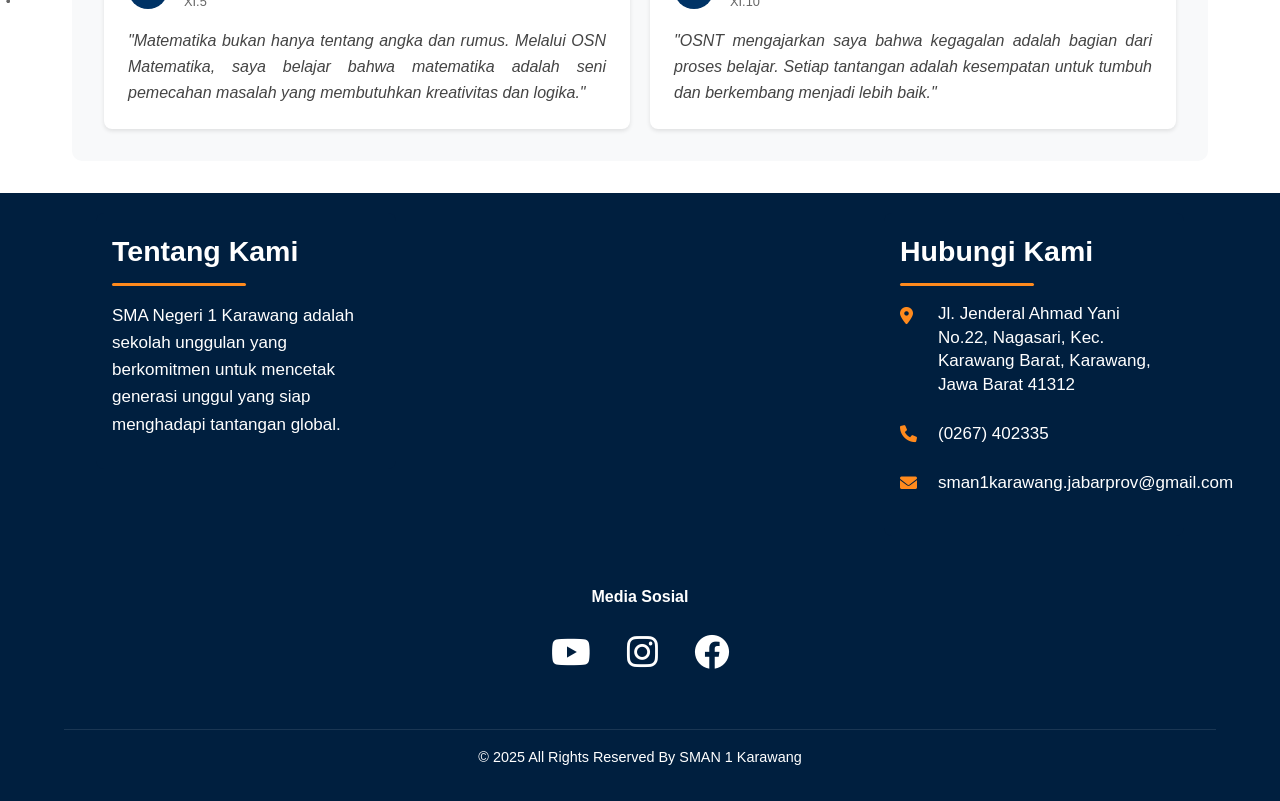
<file: prestasi.html>
<!DOCTYPE html>
<html lang="id">
<head>
    <meta charset="UTF-8">
    <meta name="viewport" content="width=device-width, initial-scale=1.0">
    <title>Prestasi - SMAN 1 KARAWANG</title>
    <link rel="stylesheet" href="styles.css">
    <link rel="stylesheet" href="style.css">
    <link rel="stylesheet" href="prestasi.css">
    <link rel="stylesheet" href="https://cdnjs.cloudflare.com/ajax/libs/font-awesome/6.0.0/css/all.min.css">
    <link rel="stylesheet" href="responsive-mobile.css">
</head>
<body>
    <!-- Header Section -->
    <header>
        <div class="header-top">
            <div class="logo">
                <img src="images/logo.png" alt="SMAN 1 KARAWANG Logo">
                <div class="school-info">
                    <h1>SMAN 1 KARAWANG</h1>
                    <p>Berkarakter dan Berbudaya, Smansaka Juara</p>
                </div>
            </div>
            <!-- In the header section -->
            <div class="contact-info">
                <p><a href="tel:+62267402335"><i class="fas fa-phone"></i> (0267) 402335</a></p>
                <p><a href="mailto:sman1karawang.jabarprov@gmail.com"><i class="fas fa-envelope"></i> sman1karawang.jabarprov@gmail.com</a></p>
                <p><a href="https://maps.app.goo.gl/thugU8amELJunwvm6" target="_blank"><i class="fas fa-map-marker-alt"></i> Jl. Ahmad Yani No.22, Karawang</a></p>
            </div>
        </div>
        <nav>
            <ul>
                <li><a href="index.html"><i class="fas fa-home"></i></a></li>
                <li><a href="profil.html">Profil</a></li>
                <li><a href="akademik.html">Akademik</a></li>
                <li><a href="galeri.html">Galeri</a></li>
                <li><a href="ekstrakurikuler.html">Ekstrakurikuler</a></li>
                <li><a href="prestasi.html"class="active">Prestasi</a></li>
                <li><a href="ppdb.html">PPDB</a></li>
                <li><a href="kontak.html">Kontak</a></li>
            </ul>
        </nav>
    </header>

</body>

<div class="prestasi-container">
    <div class="prestasi-header">
        <h1>Mencatat Prestasi, Menginspirasi Generasi</h1>
        <p>Prestasi bukan hanya tentang piala dan sertifikat. Ini tentang dedikasi, kerja keras, dan semangat untuk terus berkembang.</p>
        <p>Di sini, kami merayakan setiap langkah kecil dan besar yang diambil oleh siswa kami dalam mencapai tujuan mereka.</p>
    </div>
    
    <div class="prestasi-content">
        <!-- Pindahkan semua konten setelah header ke sini -->
        <!-- Semester Ganjil -->
        <div class="prestasi-section">
            <h2>Daftar Prestasi Siswa</h2>
            <div class="semester-toggle">
                <button class="semester-btn active" onclick="showSemester('ganjil')">Semester Ganjil</button>
                <button class="semester-btn" onclick="showSemester('genap')">Semester Genap</button>
            </div>
            
            <div id="semester-ganjil" class="semester-content">
                <h3>Tahun Ajaran 2023/2024 - Semester Ganjil</h3>
                <div class="table-wrapper">
                    <table class="prestasi-table">
                        <thead>
                            <tr>
                                <th>No</th>
                                <th>Nama</th>
                                <th>Kelas</th>
                                <th>Nama Lomba</th>
                                <th>Juara</th>
                                <th>Tingkat</th>
                                <th>Penyelenggara</th>
                                <th>Tempat dan Waktu</th>
                            </tr>
                        </thead>
                        <tbody>
                            <tr>
                                <td>1</td>
                                <td>Yolanda Elviana</td>
                                <td>XI.5</td>
                                <td>OSNB</td>
                                <td>Peraih Medali Emas</td>
                                <td><span class="badge nasional">Nasional</span></td>
                                <td>Puspernus</td>
                                <td>Online, 11 Maret 2023</td>
                            </tr>
                            <tr>
                                <td>2</td>
                                <td>Suna Rintarou</td>
                                <td>XI.5</td>
                                <td>OSNK</td>
                                <td>Peraih Medali Perak</td>
                                <td><span class="badge provinsi">Provinsi</span></td>
                                <td>Puspernas</td>
                                <td>Karawang, 12 April 2025</td>
                            </tr>
                            <tr>
                                <td>3</td>
                                <td>Suna Rintarou</td>
                                <td>XI.5</td>
                                <td>OSNK</td>
                                <td>Peraih Medali Perak</td>
                                <td><span class="badge provinsi">Provinsi</span></td>
                                <td>Puspernas</td>
                                <td>Karawang, 12 April 2025</td>
                            </tr>
                            <tr>
                                <td>4</td>
                                <td>Suna Rintarou</td>
                                <td>XI.5</td>
                                <td>OSNK</td>
                                <td>Peraih Medali Perak</td>
                                <td><span class="badge provinsi">Provinsi</span></td>
                                <td>Puspernas</td>
                                <td>Karawang, 12 April 2025</td>
                            </tr>
                            <tr>
                                <td>5</td>
                                <td>Suna Rintarou</td>
                                <td>XI.5</td>
                                <td>OSNK</td>
                                <td>Peraih Medali Perak</td>
                                <td><span class="badge provinsi">Provinsi</span></td>
                                <td>Puspernas</td>
                                <td>Karawang, 12 April 2025</td>
                            </tr>
                            <!-- Data lainnya -->
                        </tbody>
                    </table>
                </div>
            </div>
    
            <!-- Semester Genap -->
            <div id="semester-genap" class="semester-content" style="display: none;">
                <h3>Tahun Ajaran 2023/2024 - Semester Genap</h3>
                <div class="table-wrapper">
                    <table class="prestasi-table">
                        <thead>
                            <tr>
                                <th>No</th>
                                <th>Nama</th>
                                <th>Kelas</th>
                                <th>Nama Lomba</th>
                                <th>Juara</th>
                                <th>Tingkat</th> <!--ganti badge nya juga ya!-->
                                <th>Penyelenggara</th>
                                <th>Tempat dan Waktu</th>
                            </tr>
                        </thead>
                        <tbody>
                            <tr>
                                <td>1</td>
                                <td>Ahmad</td>
                                <td>XI.5</td>
                                <td>OSN Matematika</td>
                                <td>Juara 1</td>
                                <td><span class="badge nasional">Nasional</span></td>
                                <td>Kemendikbud</td>
                                <td>Jakarta, 15 Juni 2024</td>
                            </tr>
                            <tr>
                                <td>2</td>
                                <td>elara</td>
                                <td>XI.10</td>
                                <td>OSNT</td>
                                <td>Juara 3</td>
                                <td><span class="badge kabupaten">Kabupaten</span></td> 
                                <td>sekolah</td>
                                <td>karawang, 18 Juni 2024</td>
                            </tr>
                            <tr>
                                <td>3</td>
                                <td>Suna Rintarou</td>
                                <td>XI.5</td>
                                <td>OSNK</td>
                                <td>Peraih Medali Perak</td>
                                <td><span class="badge provinsi">Provinsi</span></td>
                                <td>Puspernas</td>
                                <td>Karawang, 12 April 2025</td>
                            </tr>
                            <tr>
                                <td>4</td>
                                <td>Suna Rintarou</td>
                                <td>XI.5</td>
                                <td>OSNK</td>
                                <td>Peraih Medali Perak</td>
                                <td><span class="badge provinsi">Provinsi</span></td>
                                <td>Puspernas</td>
                                <td>Karawang, 12 April 2025</td>
                            </tr>
                            <tr>
                                <td>5</td>
                                <td>Suna Rintarou</td>
                                <td>XI.5</td>
                                <td>OSNK</td>
                                <td>Peraih Medali Perak</td>
                                <td><span class="badge provinsi">Provinsi</span></td>
                                <td>Puspernas</td>
                                <td>Karawang, 12 April 2025</td>
                            </tr>
                        </tbody>
                    </table>
                </div>
            </div>
        </div>

        <!-- Kisah Inspiratif -->
        <div class="kisah-inspiratif">
            <h2>Kisah Inspiratif di Balik Prestasi</h2>
            <p>Tidak ada prestasi yang terjadi begitu saja. Di balik setiap pencapaian ada upaya keras, konsistensi dan tekad untuk tidak pernah menyerah. Kami ingin membagikan kisah-kisah inspiratif dari siswa-siswa kami yang telah melewati rintangan, menghadapi tantangan, dan akhirnya meraih kesuksesan.</p>
            <p>Prestasi tidak datang dengan cara yang tak terduga. Ia adalah perjalanan tanpa akhir menuju pemahaman diri yang lebih dalam dan potensi yang belum terungkap. Di halaman ini, kami juga akan terus memperbaharui pencapaian siswa kami karena kami percaya bahwa setiap langkah tinggi adalah pencapaian yang patut dirayakan.</p>
            
            <!-- Tambahkan testimonial section di sini -->
            <div class="testimonial-section">
                <div class="testimonial-card">
                    <div class="testimonial-header">
                        <div class="testimonial-avatar">YE</div>
                        <div class="testimonial-info">
                            <div class="testimonial-name">Yolanda Elviana</div>
                            <div class="testimonial-class">XI.5</div>
                        </div>
                    </div>
                    <div class="testimonial-content">
                        "Awalnya saya merasa cemas menghadapi olimpiade online karena formatnya berbeda dari yang biasa saya ikuti. Koneksi internet yang tidak stabil juga menjadi kekhawatiran saya."
                    </div>
                </div>
            
                <div class="testimonial-card">
                    <div class="testimonial-header">
                        <div class="testimonial-avatar">SR</div>
                        <div class="testimonial-info">
                            <div class="testimonial-name">Suna Rintarou</div>
                            <div class="testimonial-class">XI.5</div>
                        </div>
                    </div>
                    <div class="testimonial-content">
                        "Olimpiade Sains Nasional (OSN) mengajarkan saya tentang disiplin dan ketekunan. Butuh banyak waktu untuk mempersiapkan diri, tapi semua kerja keras itu terbayar saya hingga bisa meraih medali di tingkat nasional."
                    </div>
                </div>
            
                <div class="testimonial-card">
                    <div class="testimonial-header">
                        <div class="testimonial-avatar">AH</div>
                        <div class="testimonial-info">
                            <div class="testimonial-name">Ahmad</div>
                            <div class="testimonial-class">XI.5</div>
                        </div>
                    </div>
                    <div class="testimonial-content">
                        "Matematika bukan hanya tentang angka dan rumus. Melalui OSN Matematika, saya belajar bahwa matematika adalah seni pemecahan masalah yang membutuhkan kreativitas dan logika."
                    </div>
                </div>
            
                <div class="testimonial-card">
                    <div class="testimonial-header">
                        <div class="testimonial-avatar">EL</div>
                        <div class="testimonial-info">
                            <div class="testimonial-name">Elara</div>
                            <div class="testimonial-class">XI.10</div>
                        </div>
                    </div>
                    <div class="testimonial-content">
                        "OSNT mengajarkan saya bahwa kegagalan adalah bagian dari proses belajar. Setiap tantangan adalah kesempatan untuk tumbuh dan berkembang menjadi lebih baik."
                    </div>
                </div>
            </div>
        </div>
    </div>




    <!-- Footer with Contact Info -->
    <footer>
        <div class="footer-content">
            <div class="footer-top">
                <div class="about-section footer-section">
                    <h3>Tentang Kami</h3>
                    <p>SMA Negeri 1 Karawang adalah sekolah unggulan yang berkomitmen untuk mencetak generasi unggul yang siap menghadapi tantangan global.</p>
                </div>
    
                <div class="about-section footer-section">
                    <h3>Hubungi Kami</h3> 
                    <p><a href="https://maps.app.goo.gl/thugU8amELJunwvm6" target="_blank"><i class="fas fa-map-marker-alt"></i> Jl. Jenderal Ahmad Yani No.22, Nagasari, Kec. Karawang Barat, Karawang, Jawa Barat 41312</a></p>
                    <p><a href="tel:+62267402335"><i class="fas fa-phone"></i> (0267) 402335</a></p>
                    <p><a href="mailto:sman1karawang.jabarprov@gmail.com"><i class="fas fa-envelope"></i> sman1karawang.jabarprov@gmail.com</a></p>
                </div>
            </div>
            <div class="social-media">
                <h4>Media Sosial</h4>
                <div class="social-icons">
                    <a href="https://www.youtube.com/@osissman1karawang998" target="_blank"><i class="fab fa-youtube"></i></a>
                    <a href="https://www.instagram.com/official.smansaka/" target="_blank"><i class="fab fa-instagram"></i></a>
                    <a href="https://web.facebook.com/groups/138407402968057/" target="_blank"><i class="fab fa-facebook"></i></a>
                </div>
            </div>
        </div>
        <div class="footer-bottom">
            <p>&copy; 2025 All Rights Reserved By SMAN 1 Karawang</p>
        </div>
    </footer>

<!-- Sebelum closing body tag -->
    <script src="script.js"></script>
    <script src="prestasi.js"></script>
</body>
</html>
</file>
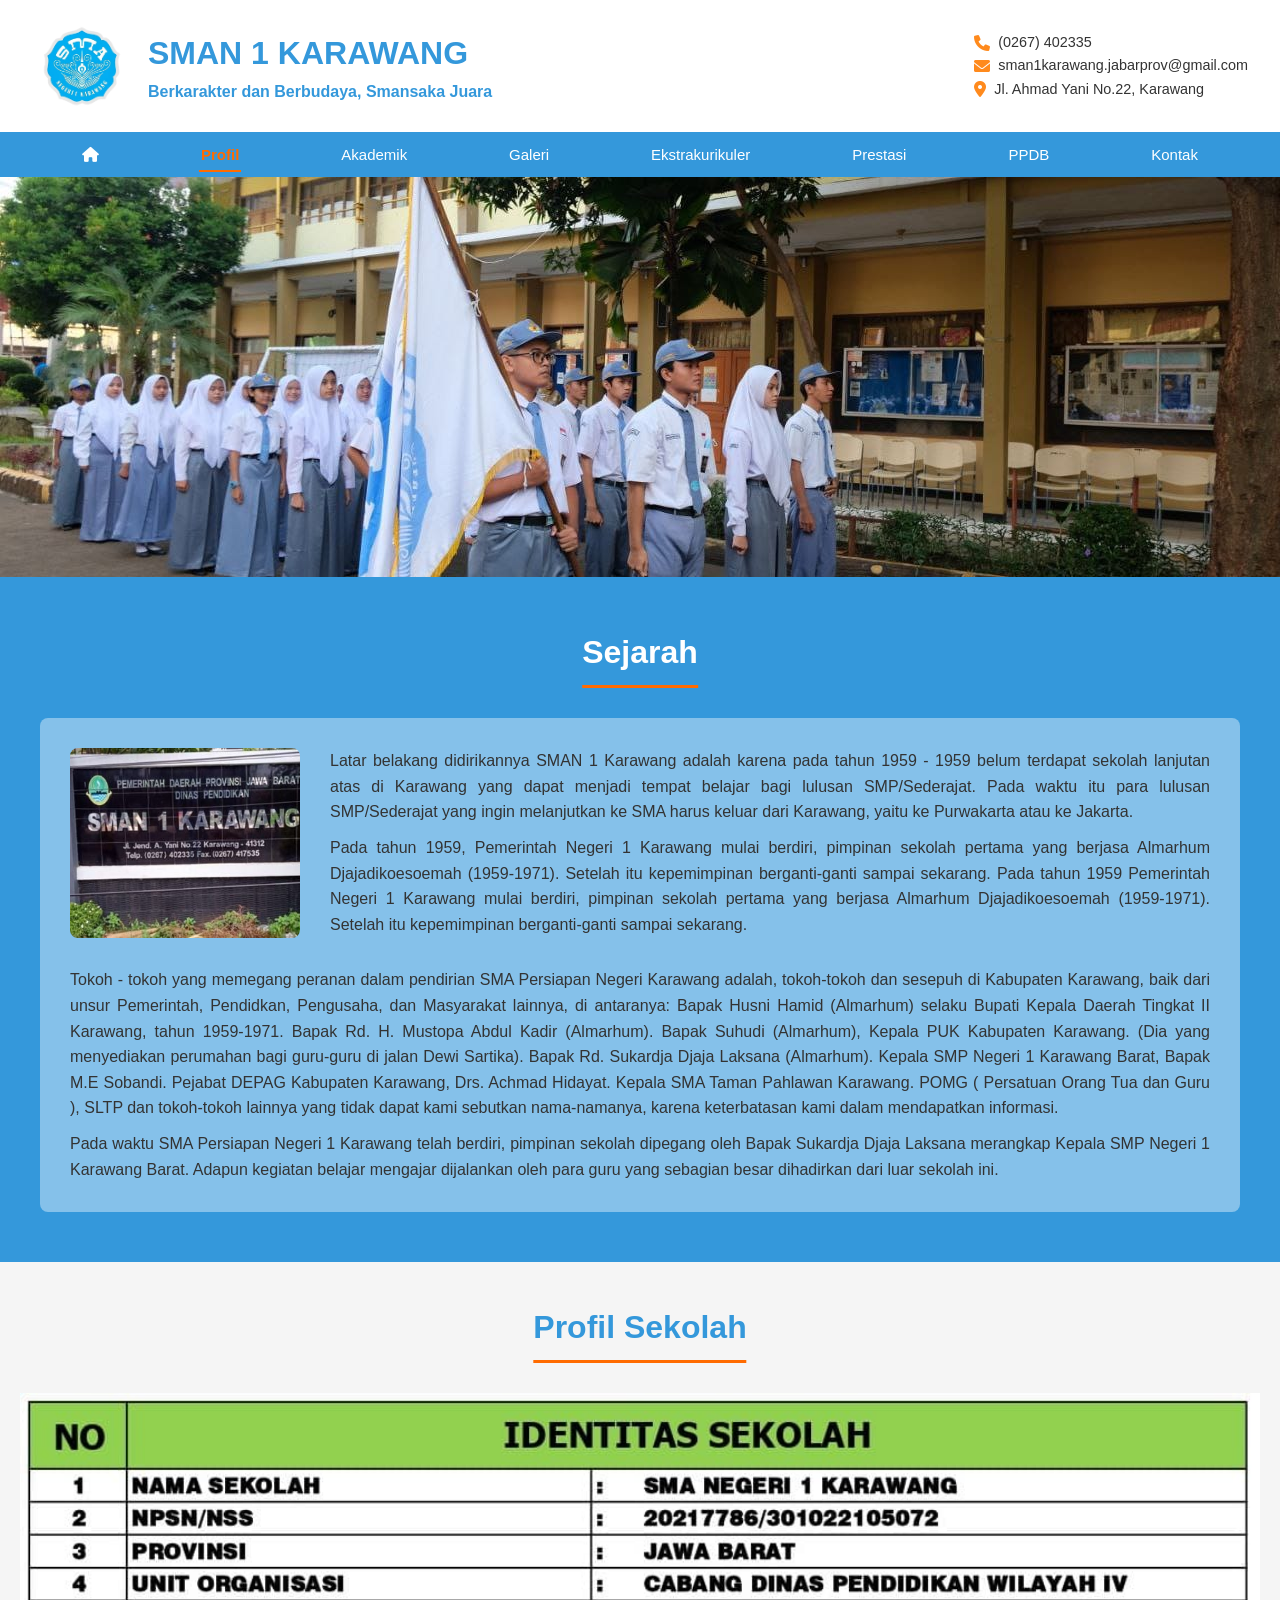
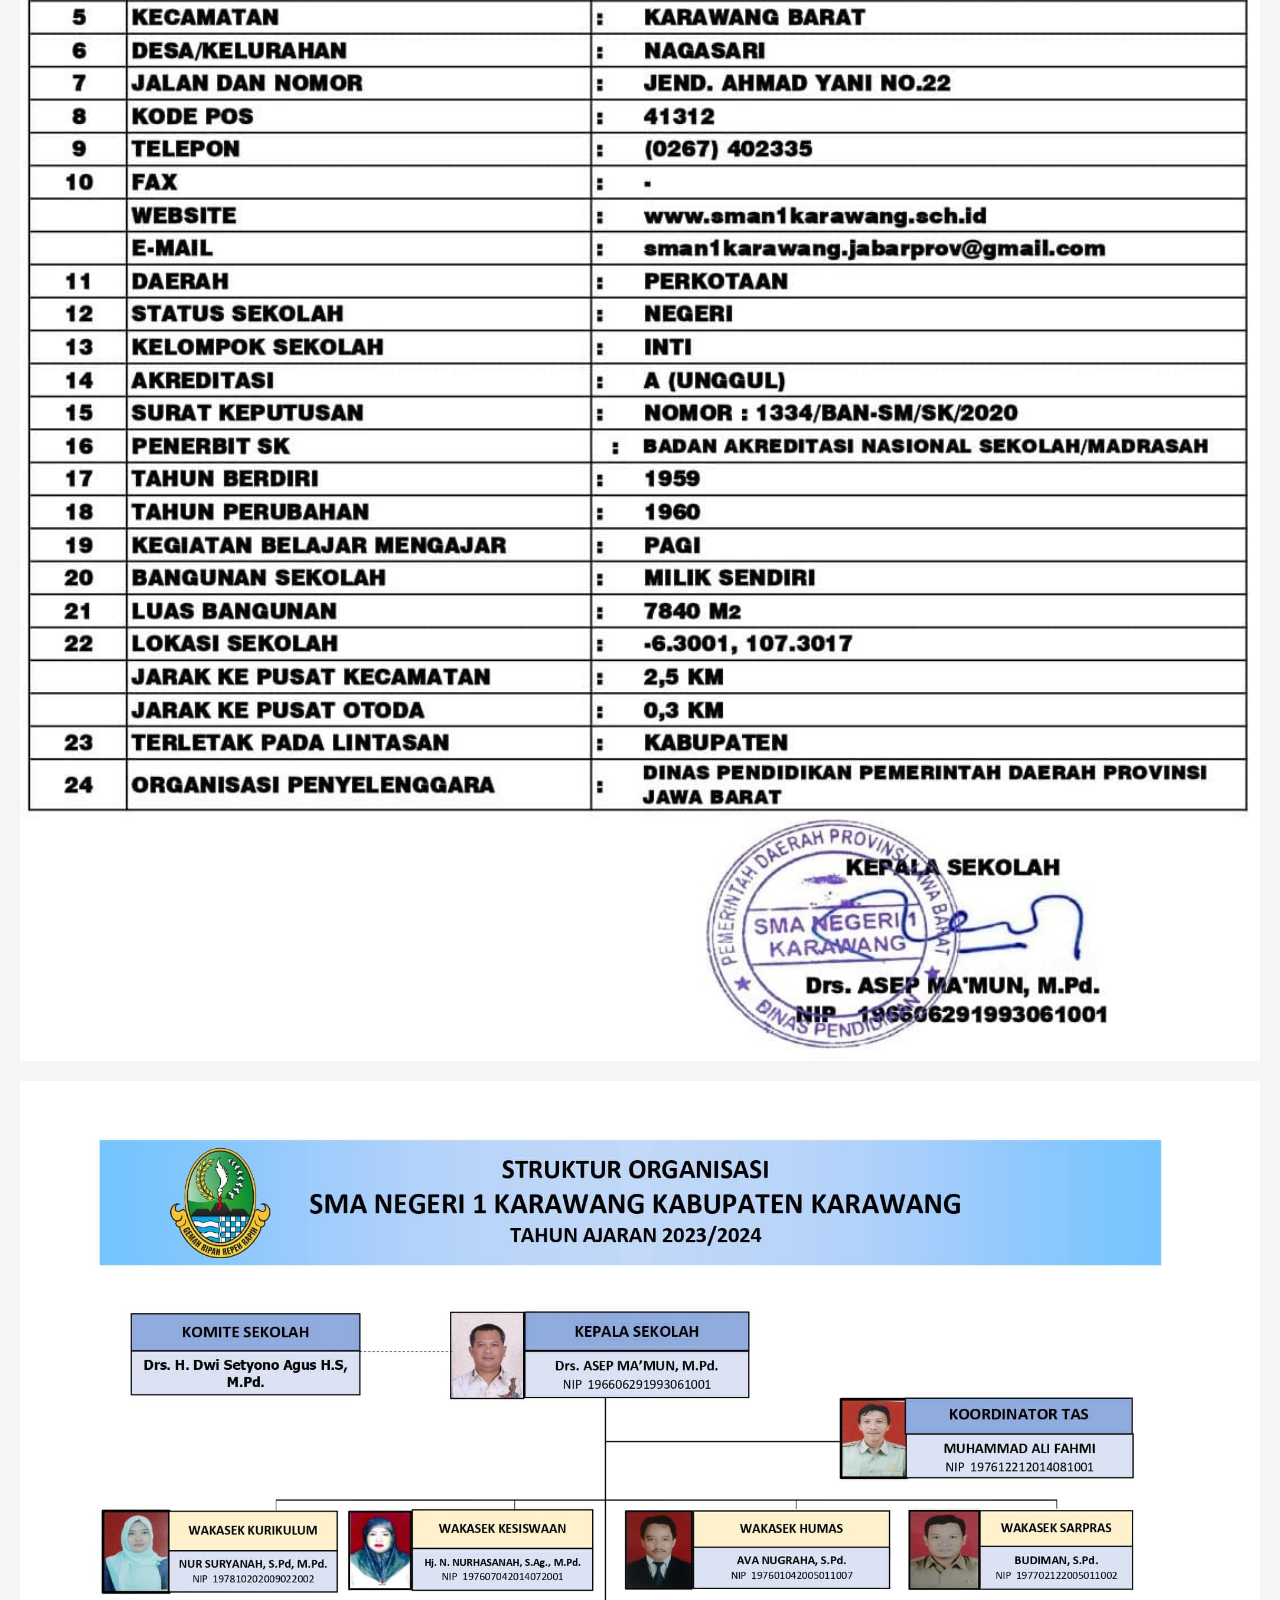
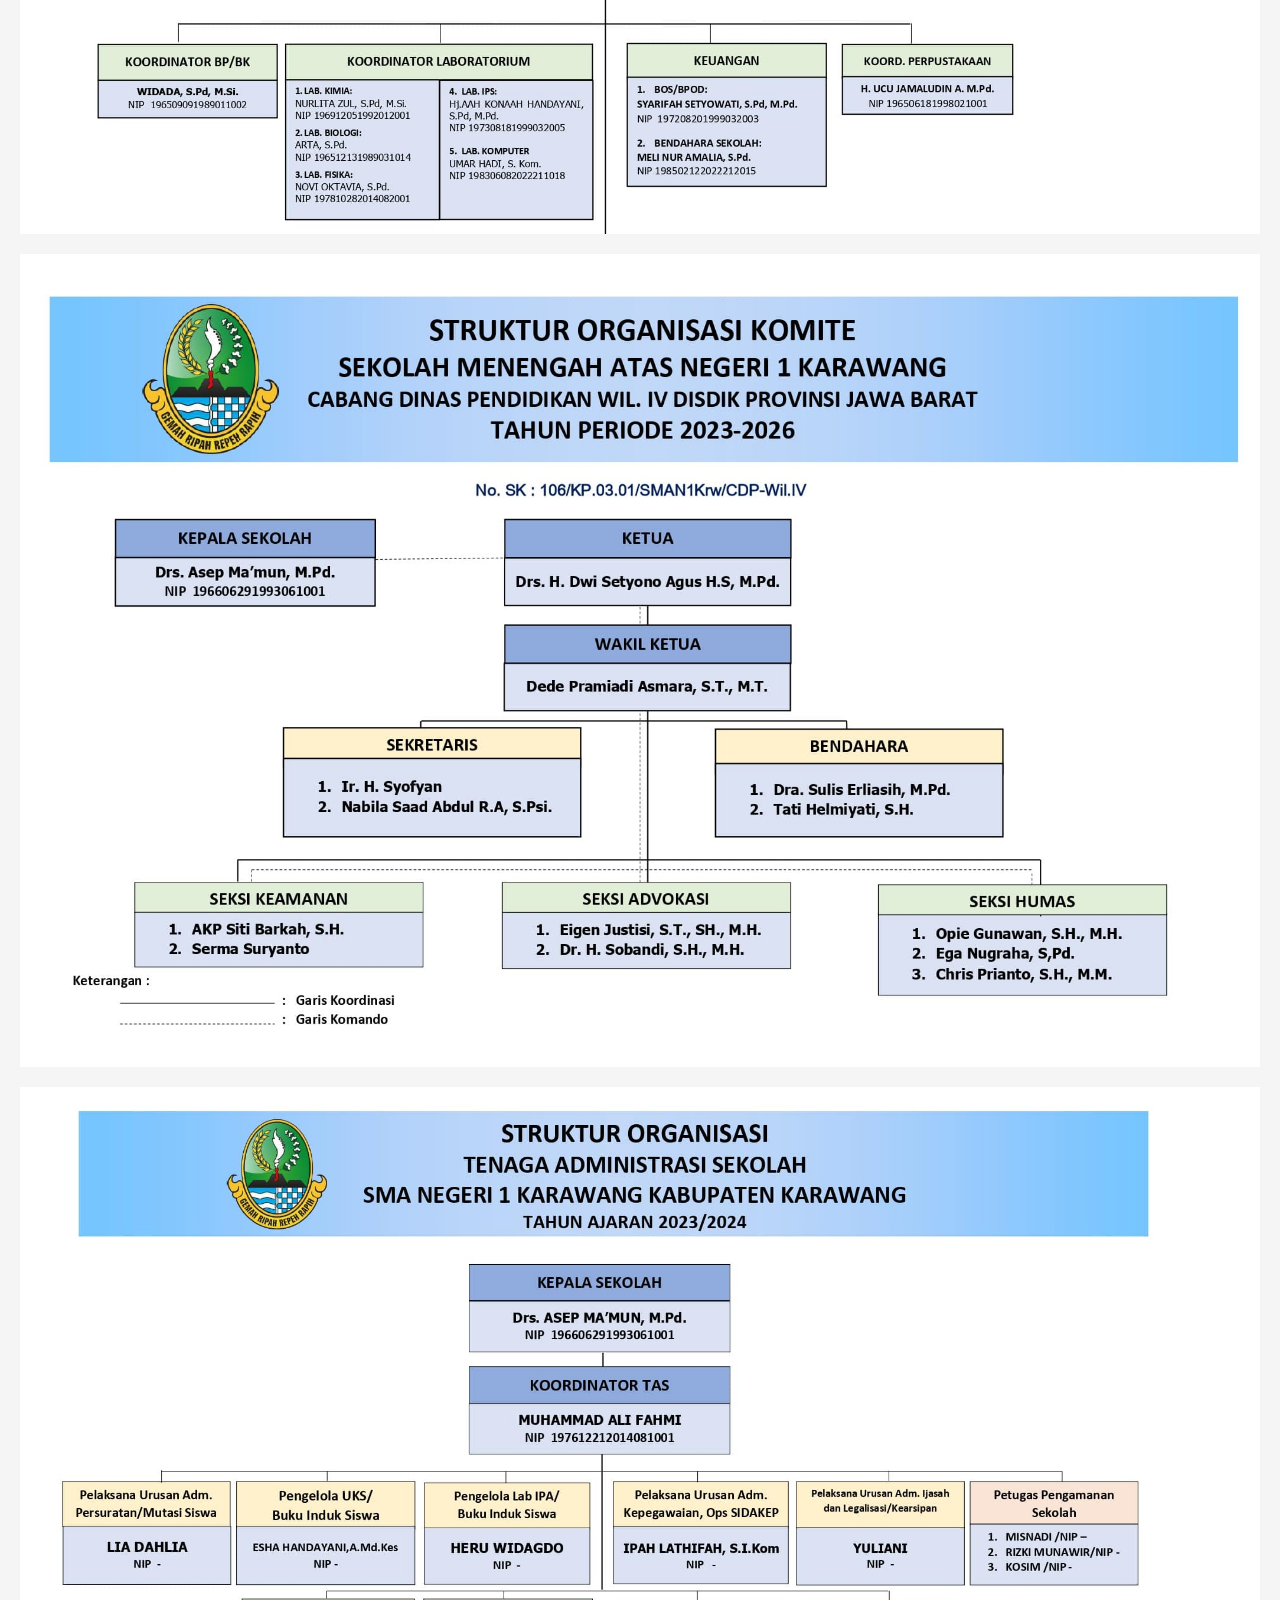
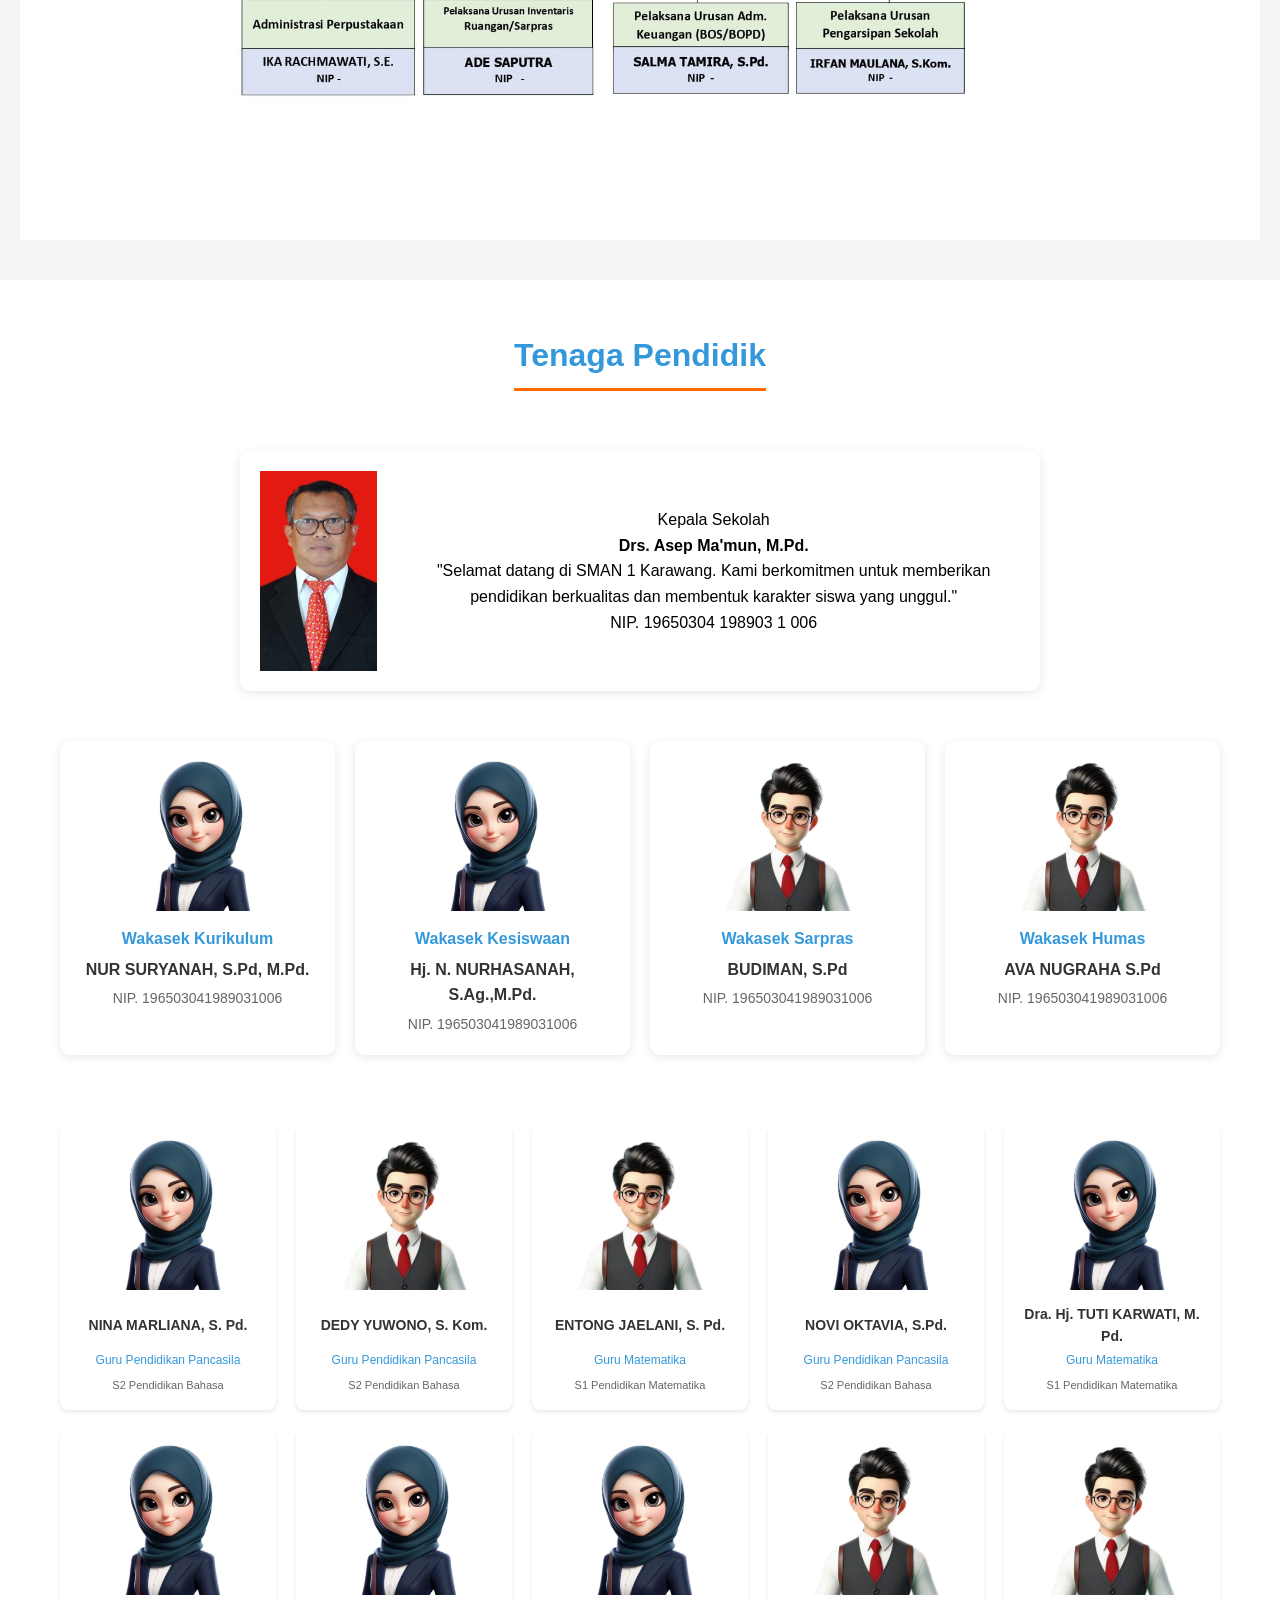
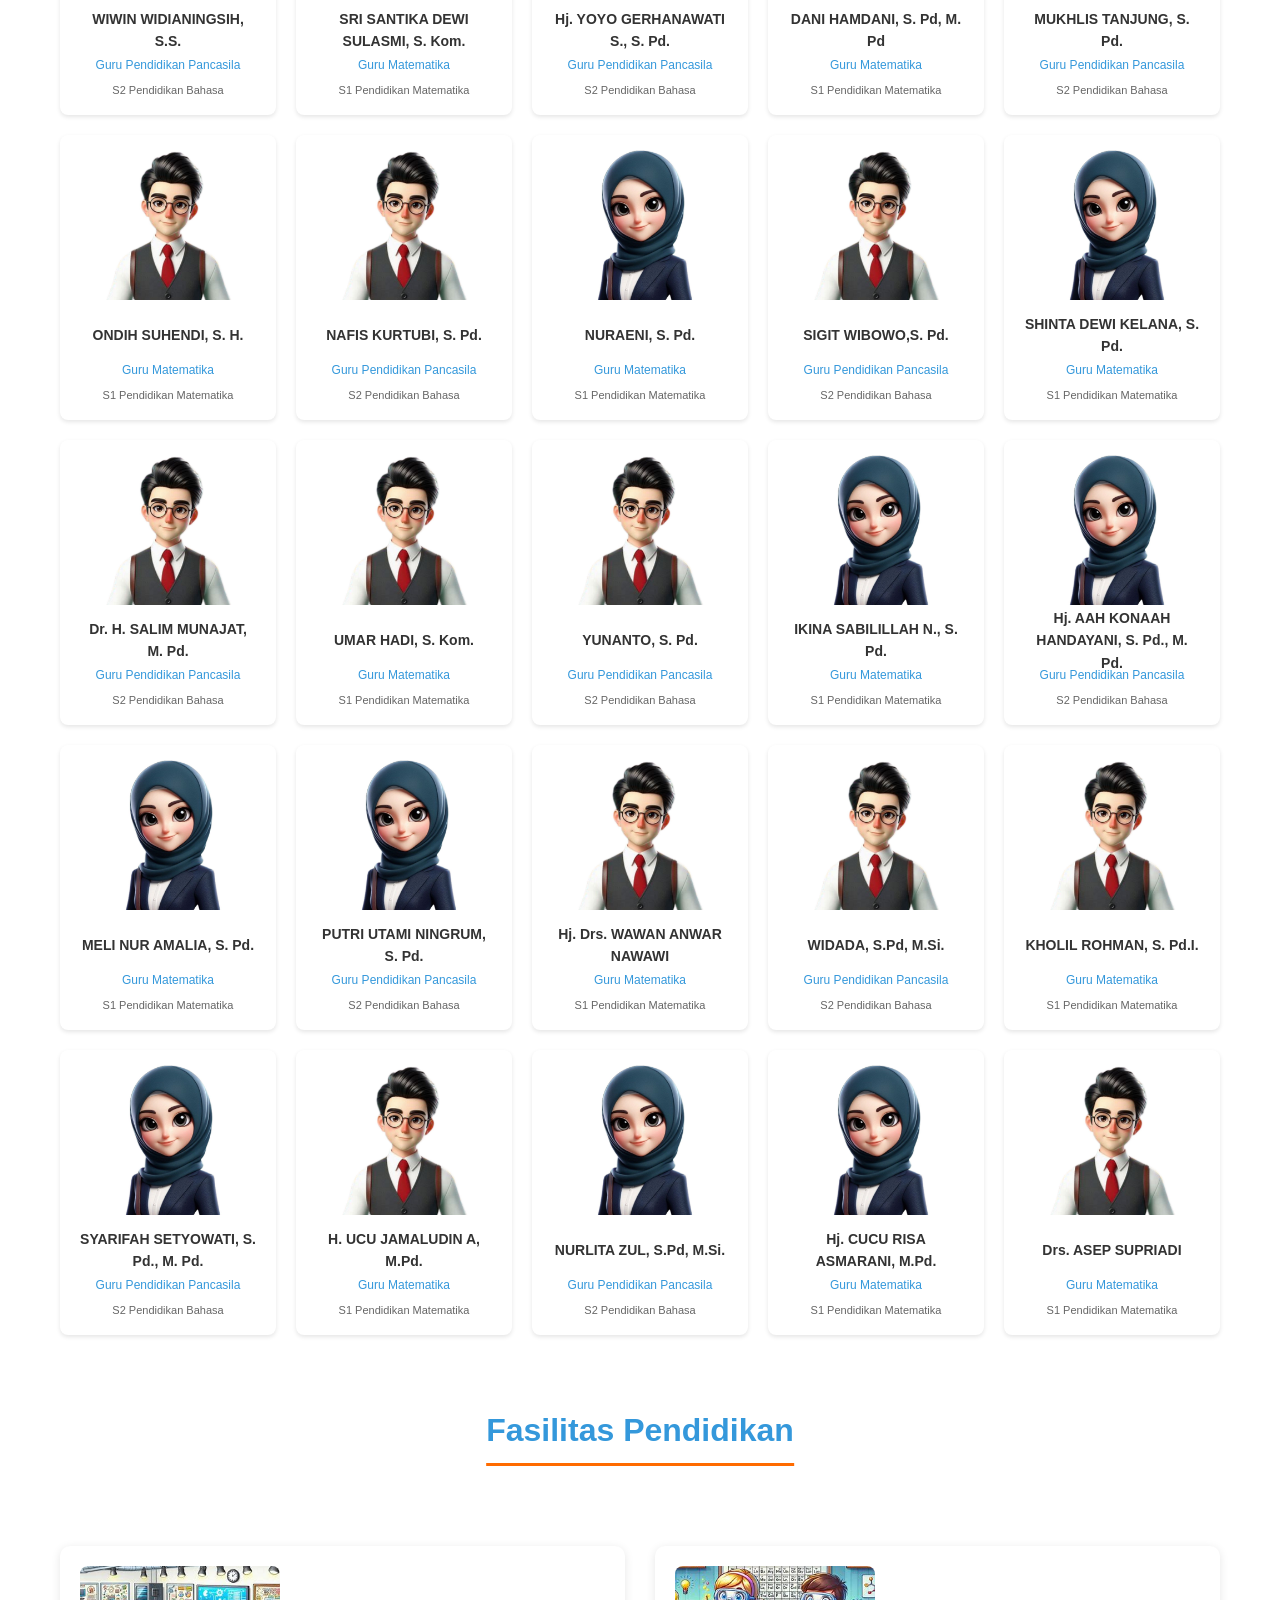
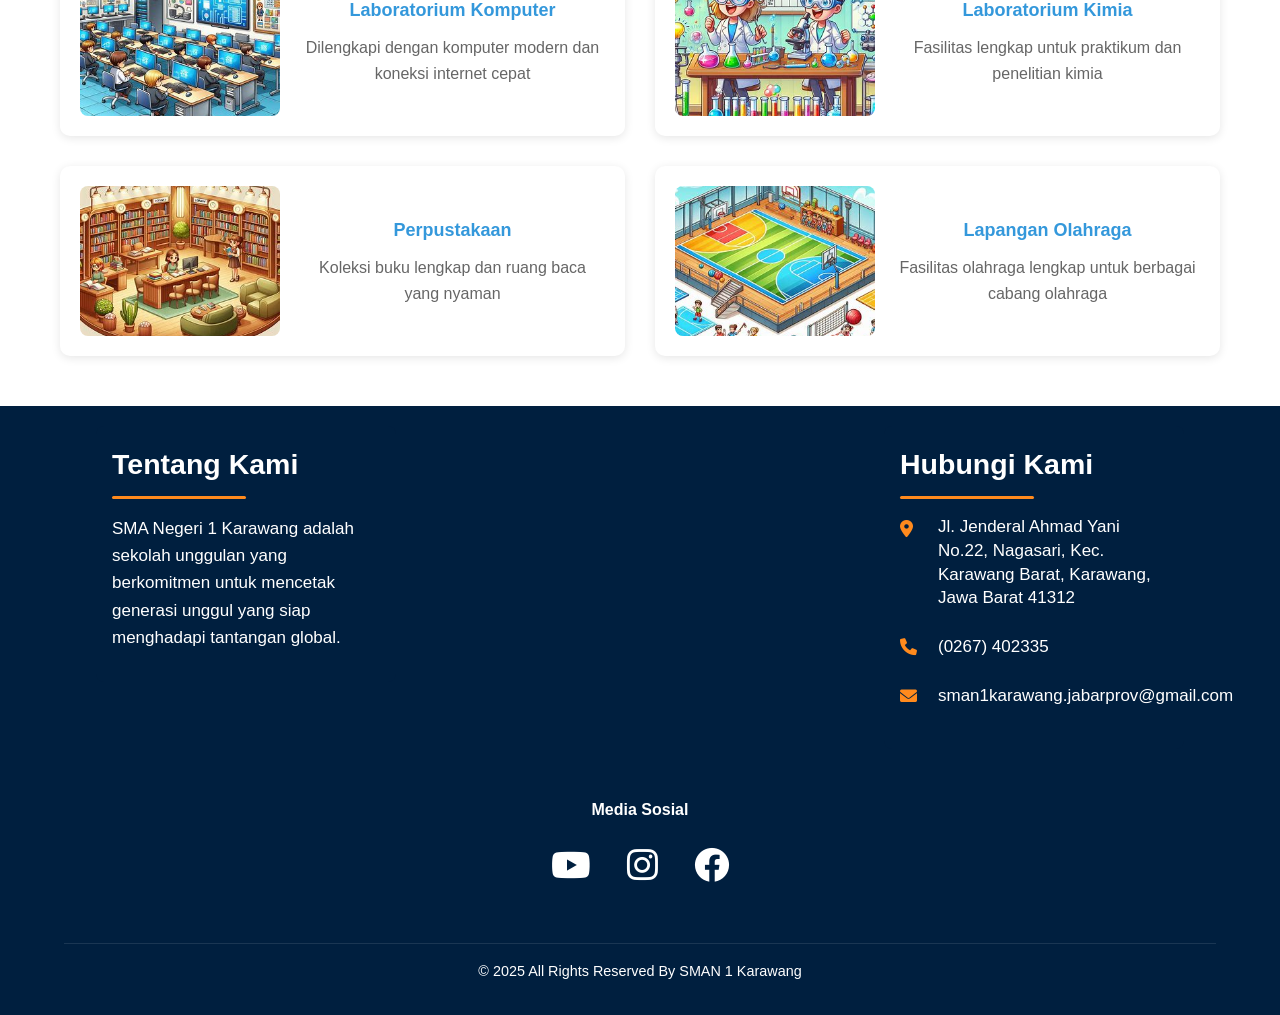
<file: profil.html>
<!DOCTYPE html>
<html lang="id">
<head>
    <meta charset="UTF-8">
    <meta name="viewport" content="width=device-width, initial-scale=1.0">
    <title>Profil - SMAN 1 KARAWANG</title>
    <link rel="stylesheet" href="styles.css">
    <link rel="stylesheet" href="style.css">
    <link rel="stylesheet" href="https://cdnjs.cloudflare.com/ajax/libs/font-awesome/6.0.0/css/all.min.css">
    <link rel="stylesheet" href="responsive-mobile.css">
</head>
<body>
    <header>
        <div class="header-top">
            <div class="logo">
                <img src="images/logo.png" alt="SMAN 1 KARAWANG Logo">
                <div class="school-info">
                    <h1>SMAN 1 KARAWANG</h1>
                    <p>Berkarakter dan Berbudaya, Smansaka Juara</p>
                </div>
            </div>
            <div class="contact-info">
                <p><a href="tel:+62267402335"><i class="fas fa-phone"></i> (0267) 402335</a></p>
                <p><a href="mailto:sman1karawang.jabarprov@gmail.com"><i class="fas fa-envelope"></i> sman1karawang.jabarprov@gmail.com</a></p>
                <p><a href="https://maps.app.goo.gl/thugU8amELJunwvm6" target="_blank"><i class="fas fa-map-marker-alt"></i> Jl. Ahmad Yani No.22, Karawang</a></p>
            </div>
        </div>
        <nav>
            <ul>
                <li><a href="index.html"><i class="fas fa-home"></i></a></li>
                <li><a href="profil.html" class="active">Profil</a></li>
                <li><a href="akademik.html">Akademik</a></li>
                <li><a href="galeri.html">Galeri</a></li>
                <li><a href="ekstrakurikuler.html">Ekstrakurikuler</a></li>
                <li><a href="prestasi.html">Prestasi</a></li>
                <li><a href="ppdb.html">PPDB</a></li>
                <li><a href="kontak.html">Kontak</a></li>
            </ul>
        </nav>
    </header>

    <!-- Header Section tetap sama -->

        <!-- Hero Image Section -->
        <section class="profile-hero">
            <img src="images/gedung-depan.jpg" alt="SMAN 1 KARAWANG">
            <div 
            class=""sejarah-content"></div>
        </section>
    
        <!-- Sejarah Section -->
        <section class="sejarah-section">
            <div class="section-heading">
                <h3>Sejarah</h3>
            </div>
            <div class="sejarah-content">
                <div class="sejarah-top">
                    <div class="sejarah-image">
                        <img src="images/gedung-lama.jpg" alt="SMAN 1 KARAWANG Tempo Dulu">
                    </div>
                    <div class="sejarah-text">
                        <p>Latar belakang didirikannya SMAN 1 Karawang adalah karena pada tahun 1959 - 1959 belum terdapat sekolah lanjutan atas di Karawang yang dapat menjadi tempat belajar bagi lulusan SMP/Sederajat. Pada waktu itu para lulusan SMP/Sederajat yang ingin melanjutkan ke SMA harus keluar dari Karawang, yaitu ke Purwakarta atau ke Jakarta.</p>
                        <p>Pada tahun 1959, Pemerintah Negeri 1 Karawang mulai berdiri, pimpinan sekolah pertama yang berjasa Almarhum Djajadikoesoemah (1959-1971). Setelah itu kepemimpinan berganti-ganti sampai sekarang. Pada tahun 1959 Pemerintah Negeri 1 Karawang mulai berdiri, pimpinan sekolah pertama yang berjasa Almarhum Djajadikoesoemah (1959-1971). Setelah itu kepemimpinan berganti-ganti sampai sekarang.</p>
                    </div>
                </div>
                <div class="sejarah-bottom">
                    <p>Tokoh - tokoh yang memegang peranan dalam pendirian SMA Persiapan Negeri Karawang adalah, tokoh-tokoh dan sesepuh di Kabupaten Karawang, baik dari unsur Pemerintah, Pendidkan, Pengusaha, dan Masyarakat lainnya, di antaranya: Bapak Husni Hamid (Almarhum) selaku Bupati Kepala Daerah Tingkat II Karawang, tahun 1959-1971. Bapak Rd. H. Mustopa Abdul Kadir (Almarhum). Bapak Suhudi (Almarhum), Kepala PUK Kabupaten Karawang. (Dia yang menyediakan perumahan bagi guru-guru di jalan Dewi Sartika). Bapak Rd. Sukardja Djaja Laksana (Almarhum). Kepala SMP Negeri 1 Karawang Barat, Bapak M.E Sobandi. Pejabat DEPAG Kabupaten Karawang, Drs. Achmad Hidayat. Kepala SMA Taman Pahlawan Karawang. POMG ( Persatuan Orang Tua dan Guru ), SLTP dan tokoh-tokoh lainnya yang tidak dapat kami sebutkan nama-namanya, karena keterbatasan kami dalam mendapatkan informasi.</p>
                    <p>Pada waktu SMA Persiapan Negeri 1 Karawang telah berdiri, pimpinan sekolah dipegang oleh Bapak Sukardja Djaja Laksana merangkap Kepala SMP Negeri 1 Karawang Barat. Adapun kegiatan belajar mengajar dijalankan oleh para guru yang sebagian besar dihadirkan dari luar sekolah ini.</p>
                </div>
            </div>
        </section>
    
        <!-- Profil Sekolah Section -->
        <section class="profil-sekolah-section">
            <div class="section-heading">
                <h3>Profil Sekolah</h3>
            </div>
            <div class="profil-images">
                <img src="images/profil1.jpg" alt="Profil SMAN 1 KARAWANG 1">
                <img src="images/profil2.jpg" alt="Profil SMAN 1 KARAWANG 2">
                <img src="images/profil3.jpg" alt="Profil SMAN 1 KARAWANG 3">
                <img src="images/profil4.jpg" alt="Profil SMAN 1 KARAWANG 4">
            </div>
        </section>
        <section id="tenaga-pendidik" class="tenaga-pendidik-section">
            <div class="section-heading">
                <h3>Tenaga Pendidik</h3>
            </div>
            <!-- Konten tenaga pendidik -->
            <div class="kepsek-profile">
                <div class="kepsek-photo">
                    <img src="images/kepsek.jpg" alt="Kepala Sekolah">
                </div>
                <div class="kepsek-info">
                    <p class="jabatan">Kepala Sekolah</p>
                    <h4>Drs. Asep Ma'mun, M.Pd.</h4>
                    <p>"Selamat datang di SMAN 1 Karawang. Kami berkomitmen untuk memberikan pendidikan berkualitas dan membentuk karakter siswa yang unggul."</p>
                    <p>NIP. 19650304 198903 1 006</p>
                </div>
            </div>
        </section>
        <!-- Tambahkan Wakasek Section -->
        <div class="wakasek-grid">
            <div class="wakasek-card">
                <div class="guru-photo">
                    <img src="images/guru/default-hijab.jpg" alt="Wakasek Kurikulum">
                </div>
                <div class="wakasek-info">
                    <p class="jabatan">Wakasek Kurikulum</p>
                    <h4>NUR SURYANAH, S.Pd, M.Pd.</h4>
                    <p>NIP. 196503041989031006</p>
                </div>
            </div>
            <div class="wakasek-card">
                <div class="guru-photo">
                    <img src="images/guru/default-hijab.jpg" alt="Wakasek Kesiswaan">
                </div>
                <div class="wakasek-info">
                    <p class="jabatan">Wakasek Kesiswaan</p>
                    <h4>Hj. N. NURHASANAH, S.Ag.,M.Pd.</h4>
                    <p>NIP. 196503041989031006</p>
                </div>
            </div>
            <div class="wakasek-card">
                <div class="guru-photo">
                    <img src="images/guru/default-pria.jpg" alt="Wakasek Sarpras">
                </div>
                <div class="wakasek-info">
                    <p class="jabatan">Wakasek Sarpras</p>
                    <h4>BUDIMAN, S.Pd</h4>
                    <p>NIP. 196503041989031006</p>
                </div>
            </div>
            <div class="wakasek-card">
                <div class="guru-photo">
                    <img src="images/guru/default-pria.jpg" alt="Wakasek Humas">
                </div>
                <div class="wakasek-info">
                    <p class="jabatan">Wakasek Humas</p>
                    <h4>AVA NUGRAHA S.Pd</h4>
                    <p>NIP. 196503041989031006</p>
                </div>
            </div>
        </div>
        <div class="guru-grid">
            <div class="guru-card">
                <div class="guru-photo">
                    <img src="images/guru/default-hijab.jpg" alt="NINA MARLIANA, S. Pd.">
                </div>
                <div class="guru-nama">NINA MARLIANA, S. Pd.</div>
                <div class="guru-mapel">Guru Pendidikan Pancasila</div>
                <div class="guru-pendidikan">S2 Pendidikan Bahasa</div>
            </div>
            <div class="guru-card">
                <div class="guru-photo">
                    <img src="images/guru/default-pria.jpg" alt="DEDY YUWONO, S. Kom.">
                </div>
                <div class="guru-nama">DEDY YUWONO, S. Kom.</div>
                <div class="guru-mapel">Guru Pendidikan Pancasila</div>
                <div class="guru-pendidikan">S2 Pendidikan Bahasa</div>
            </div>
            <div class="guru-card">
                <div class="guru-photo">
                    <img src="images/guru/default-pria.jpg" alt="ENTONG JAELANI, S. Pd.">
                </div>
                <div class="guru-nama">ENTONG JAELANI, S. Pd.</div>
                <div class="guru-mapel">Guru Matematika</div>
                <div class="guru-pendidikan">S1 Pendidikan Matematika</div>
            </div>
            <div class="guru-card">
                <div class="guru-photo">
                    <img src="images/guru/default-hijab.jpg" alt="NOVI OKTAVIA, S.Pd.">
                </div>
                <div class="guru-nama">NOVI OKTAVIA, S.Pd.</div>
                <div class="guru-mapel">Guru Pendidikan Pancasila</div>
                <div class="guru-pendidikan">S2 Pendidikan Bahasa</div>
            </div>
            <div class="guru-card">
                <div class="guru-photo">
                    <img src="images/guru/default-hijab.jpg" alt="Dra. Hj. TUTI KARWATI, M. Pd.">
                </div>
                <div class="guru-nama">Dra. Hj. TUTI KARWATI, M. Pd.</div>
                <div class="guru-mapel">Guru Matematika</div>
                <div class="guru-pendidikan">S1 Pendidikan Matematika</div>
            </div>
            <div class="guru-card">
                <div class="guru-photo">
                    <img src="images/guru/default-hijab.jpg" alt="WIWIN WIDIANINGSIH, S.S.">
                </div>
                <div class="guru-nama">WIWIN WIDIANINGSIH, S.S.</div>
                <div class="guru-mapel">Guru Pendidikan Pancasila</div>
                <div class="guru-pendidikan">S2 Pendidikan Bahasa</div>
            </div>
            <div class="guru-card">
                <div class="guru-photo">
                    <img src="images/guru/default-hijab.jpg" alt="SRI SANTIKA DEWI SULASMI, S. Kom.">
                </div>
                <div class="guru-nama">SRI SANTIKA DEWI SULASMI, S. Kom.</div>
                <div class="guru-mapel">Guru Matematika</div>
                <div class="guru-pendidikan">S1 Pendidikan Matematika</div>
            </div>
            <div class="guru-card">
                <div class="guru-photo">
                    <img src="images/guru/default-hijab.jpg" alt="Hj. YOYO GERHANAWATI S., S. Pd.">
                </div>
                <div class="guru-nama">Hj. YOYO GERHANAWATI S., S. Pd.</div>
                <div class="guru-mapel">Guru Pendidikan Pancasila</div>
                <div class="guru-pendidikan">S2 Pendidikan Bahasa</div>
            </div>
            <div class="guru-card">
                <div class="guru-photo">
                    <img src="images/guru/default-pria.jpg" alt="DANI HAMDANI, S. Pd, M. Pd">
                </div>
                <div class="guru-nama">DANI HAMDANI, S. Pd, M. Pd</div>
                <div class="guru-mapel">Guru Matematika</div>
                <div class="guru-pendidikan">S1 Pendidikan Matematika</div>
            </div>
            <div class="guru-card">
                <div class="guru-photo">
                    <img src="images/guru/default-pria.jpg" alt="MUKHLIS TANJUNG, S. Pd.">
                </div>
                <div class="guru-nama">MUKHLIS TANJUNG, S. Pd.</div>
                <div class="guru-mapel">Guru Pendidikan Pancasila</div>
                <div class="guru-pendidikan">S2 Pendidikan Bahasa</div>
            </div>
            <div class="guru-card">
                <div class="guru-photo">
                    <img src="images/guru/default-pria.jpg" alt="ONDIH SUHENDI, S. H.">
                </div>
                <div class="guru-nama">ONDIH SUHENDI, S. H.</div>
                <div class="guru-mapel">Guru Matematika</div>
                <div class="guru-pendidikan">S1 Pendidikan Matematika</div>
            </div>
            <div class="guru-card">
                <div class="guru-photo">
                    <img src="images/guru/default-pria.jpg" alt="NAFIS KURTUBI, S. Pd.">
                </div>
                <div class="guru-nama">NAFIS KURTUBI, S. Pd.</div>
                <div class="guru-mapel">Guru Pendidikan Pancasila</div>
                <div class="guru-pendidikan">S2 Pendidikan Bahasa</div>
            </div>
            <div class="guru-card">
                <div class="guru-photo">
                    <img src="images/guru/default-hijab.jpg" alt="NURAENI, S. Pd.">
                </div>
                <div class="guru-nama">NURAENI, S. Pd.</div>
                <div class="guru-mapel">Guru Matematika</div>
                <div class="guru-pendidikan">S1 Pendidikan Matematika</div>
            </div>
            <div class="guru-card">
                <div class="guru-photo">
                    <img src="images/guru/default-pria.jpg" alt="SIGIT WIBOWO,S. Pd.">
                </div>
                <div class="guru-nama">SIGIT WIBOWO,S. Pd.</div>
                <div class="guru-mapel">Guru Pendidikan Pancasila</div>
                <div class="guru-pendidikan">S2 Pendidikan Bahasa</div>
            </div>
            <div class="guru-card">
                <div class="guru-photo">
                    <img src="images/guru/default-hijab.jpg" alt="SHINTA DEWI KELANA, S. Pd.">
                </div>
                <div class="guru-nama">SHINTA DEWI KELANA, S. Pd.</div>
                <div class="guru-mapel">Guru Matematika</div>
                <div class="guru-pendidikan">S1 Pendidikan Matematika</div>
            </div>
            <div class="guru-card">
                <div class="guru-photo">
                    <img src="images/guru/default-pria.jpg" alt="Dr. H. SALIM MUNAJAT, M. Pd.">
                </div>
                <div class="guru-nama">Dr. H. SALIM MUNAJAT, M. Pd.</div>
                <div class="guru-mapel">Guru Pendidikan Pancasila</div>
                <div class="guru-pendidikan">S2 Pendidikan Bahasa</div>
            </div>
            <div class="guru-card">
                <div class="guru-photo">
                    <img src="images/guru/default-pria.jpg" alt="UMAR HADI, S. Kom.">
                </div>
                <div class="guru-nama">UMAR HADI, S. Kom.</div>
                <div class="guru-mapel">Guru Matematika</div>
                <div class="guru-pendidikan">S1 Pendidikan Matematika</div>
            </div>
            <div class="guru-card">
                <div class="guru-photo">
                    <img src="images/guru/default-pria.jpg" alt="YUNANTO, S. Pd.">
                </div>
                <div class="guru-nama">YUNANTO, S. Pd.</div>
                <div class="guru-mapel">Guru Pendidikan Pancasila</div>
                <div class="guru-pendidikan">S2 Pendidikan Bahasa</div>
            </div>
            <div class="guru-card">
                <div class="guru-photo">
                    <img src="images/guru/default-hijab.jpg" alt="IKINA SABILILLAH N., S. Pd.">
                </div>
                <div class="guru-nama">IKINA SABILILLAH N., S. Pd.</div>
                <div class="guru-mapel">Guru Matematika</div>
                <div class="guru-pendidikan">S1 Pendidikan Matematika</div>
            </div>
            <div class="guru-card">
                <div class="guru-photo">
                    <img src="images/guru/default-hijab.jpg" alt="Hj. AAH KONAAH HANDAYANI, S. Pd., M. Pd.">
                </div>
                <div class="guru-nama">Hj. AAH KONAAH HANDAYANI, S. Pd., M. Pd.</div>
                <div class="guru-mapel">Guru Pendidikan Pancasila</div>
                <div class="guru-pendidikan">S2 Pendidikan Bahasa</div>
            </div>
            <div class="guru-card">
                <div class="guru-photo">
                    <img src="images/guru/default-hijab.jpg" alt="MELI NUR AMALIA, S. Pd.">
                </div>
                <div class="guru-nama">MELI NUR AMALIA, S. Pd.</div>
                <div class="guru-mapel">Guru Matematika</div>
                <div class="guru-pendidikan">S1 Pendidikan Matematika</div>
            </div>
            <div class="guru-card">
                <div class="guru-photo">
                    <img src="images/guru/default-hijab.jpg" alt="PUTRI UTAMI NINGRUM, S. Pd.">
                </div>
                <div class="guru-nama">PUTRI UTAMI NINGRUM, S. Pd.</div>
                <div class="guru-mapel">Guru Pendidikan Pancasila</div>
                <div class="guru-pendidikan">S2 Pendidikan Bahasa</div>
            </div>
            <div class="guru-card">
                <div class="guru-photo">
                    <img src="images/guru/default-pria.jpg" alt="Drs. WAWAN ANWAR NAWAWI">
                </div>
                <div class="guru-nama">Hj. Drs. WAWAN ANWAR NAWAWI</div>
                <div class="guru-mapel">Guru Matematika</div>
                <div class="guru-pendidikan">S1 Pendidikan Matematika</div>
            </div>
            <div class="guru-card">
                <div class="guru-photo">
                    <img src="images/guru/default-pria.jpg" alt="WIDADA, S.Pd, M.Si.">
                </div>
                <div class="guru-nama">WIDADA, S.Pd, M.Si.</div>
                <div class="guru-mapel">Guru Pendidikan Pancasila</div>
                <div class="guru-pendidikan">S2 Pendidikan Bahasa</div>
            </div>
            <div class="guru-card">
                <div class="guru-photo">
                    <img src="images/guru/default-pria.jpg" alt="KHOLIL ROHMAN, S. Pd.I.">
                </div>
                <div class="guru-nama">KHOLIL ROHMAN, S. Pd.I.</div>
                <div class="guru-mapel">Guru Matematika</div>
                <div class="guru-pendidikan">S1 Pendidikan Matematika</div>
            </div>
            <div class="guru-card">
                <div class="guru-photo">
                    <img src="images/guru/default-hijab.jpg" alt="SYARIFAH SETYOWATI, S. Pd., M. Pd.">
                </div>
                <div class="guru-nama">SYARIFAH SETYOWATI, S. Pd., M. Pd.</div>
                <div class="guru-mapel">Guru Pendidikan Pancasila</div>
                <div class="guru-pendidikan">S2 Pendidikan Bahasa</div>
            </div>
            <div class="guru-card">
                <div class="guru-photo">
                    <img src="images/guru/default-pria.jpg" alt="H. UCU JAMALUDIN A, M.Pd.">
                </div>
                <div class="guru-nama">H. UCU JAMALUDIN A, M.Pd.</div>
                <div class="guru-mapel">Guru Matematika</div>
                <div class="guru-pendidikan">S1 Pendidikan Matematika</div>
            </div>
            <div class="guru-card">
                <div class="guru-photo">
                    <img src="images/guru/default-hijab.jpg" alt="NURLITA ZUL, S.Pd, M.Si.">
                </div>
                <div class="guru-nama">NURLITA ZUL, S.Pd, M.Si.</div>
                <div class="guru-mapel">Guru Pendidikan Pancasila</div>
                <div class="guru-pendidikan">S2 Pendidikan Bahasa</div>
            </div>
            <div class="guru-card">
                <div class="guru-photo">
                    <img src="images/guru/default-hijab.jpg" alt="Hj. CUCU RISA ASMARANI, M.Pd.">
                </div>
                <div class="guru-nama">Hj. CUCU RISA ASMARANI, M.Pd.</div>
                <div class="guru-mapel">Guru Matematika</div>
                <div class="guru-pendidikan">S1 Pendidikan Matematika</div>
            </div>
            <div class="guru-card">
                <div class="guru-photo">
                    <img src="images/guru/default-pria.jpg" alt="Drs. ASEP SUPRIADI">
                </div>
                <div class="guru-nama">Drs. ASEP SUPRIADI</div>
                <div class="guru-mapel">Guru Matematika</div>
                <div class="guru-pendidikan">S1 Pendidikan Matematika</div>
            </div>
            <!-- Tambahkan card guru lainnya dengan format yang sama -->
        </div>

        <!-- Tambahkan Section Fasilitas Pendidikan -->
        <section id="fasilitas" class="tenaga-pendidik-section">
            <div class="section-heading">
                <h3>Fasilitas Pendidikan</h3>
            </div>
            <div class="fasilitas-grid">
                <div class="fasilitas-card">
                    <div class="fasilitas-photo">
                        <img src="images/lab-komputer.jpeg" alt="Laboratorium Komputer">
                    </div>
                    <div class="fasilitas-info">
                        <h4>Laboratorium Komputer</h4>
                        <p>Dilengkapi dengan komputer modern dan koneksi internet cepat</p>
                    </div>
                </div>
                <div class="fasilitas-card">
                    <div class="fasilitas-photo">
                        <img src="images/lab-kimia.jpeg" alt="Laboratorium Kimia">
                    </div>
                    <div class="fasilitas-info">
                        <h4>Laboratorium Kimia</h4>
                        <p>Fasilitas lengkap untuk praktikum dan penelitian kimia</p>
                    </div>
                </div>
                <div class="fasilitas-card">
                    <div class="fasilitas-photo">
                        <img src="images/perpustakaan.jpeg" alt="Perpustakaan">
                    </div>
                    <div class="fasilitas-info">
                        <h4>Perpustakaan</h4>
                        <p>Koleksi buku lengkap dan ruang baca yang nyaman</p>
                    </div>
                </div>
                <div class="fasilitas-card">
                    <div class="fasilitas-photo">
                        <img src="images/lap-olahraga.jpeg" alt="Lapangan Olahraga">
                    </div>
                    <div class="fasilitas-info">
                        <h4>Lapangan Olahraga</h4>
                        <p>Fasilitas olahraga lengkap untuk berbagai cabang olahraga</p>
                    </div>
                </div>
            </div>
        </section>

    


    <!-- Footer with Contact Info -->
    <footer>
        <div class="footer-content">
            <div class="footer-top">
                <div class="about-section footer-section">
                    <h3>Tentang Kami</h3>
                    <p>SMA Negeri 1 Karawang adalah sekolah unggulan yang berkomitmen untuk mencetak generasi unggul yang siap menghadapi tantangan global.</p>
                </div>
    
                <div class="about-section footer-section">
                    <h3>Hubungi Kami</h3> 
                    <p><a href="https://maps.app.goo.gl/thugU8amELJunwvm6" target="_blank"><i class="fas fa-map-marker-alt"></i> Jl. Jenderal Ahmad Yani No.22, Nagasari, Kec. Karawang Barat, Karawang, Jawa Barat 41312</a></p>
                    <p><a href="tel:+62267402335"><i class="fas fa-phone"></i> (0267) 402335</a></p>
                    <p><a href="mailto:sman1karawang.jabarprov@gmail.com"><i class="fas fa-envelope"></i> sman1karawang.jabarprov@gmail.com</a></p>
                </div>
            </div>
            <div class="social-media">
                <h4>Media Sosial</h4>
                <div class="social-icons">
                    <a href="https://www.youtube.com/@osissman1karawang998" target="_blank"><i class="fab fa-youtube"></i></a>
                    <a href="https://www.instagram.com/official.smansaka/" target="_blank"><i class="fab fa-instagram"></i></a>
                    <a href="https://web.facebook.com/groups/138407402968057/" target="_blank"><i class="fab fa-facebook"></i></a>
                </div>
            </div>
        </div>
        <div class="footer-bottom">
            <p>&copy; 2025 All Rights Reserved By SMAN 1 Karawang</p>
        </div>
    </footer>

<script src="script.js"></script>
</body>
</html>
</file>
<file: styles.css>
/* Reset and Base Styles */
* {
    margin: 0;
    padding: 0;
    box-sizing: border-box;
}

body {
    font-family: Arial, sans-serif;
    line-height: 1.6;
}

/* Header Styles */
header {
    background: #fff;
    box-shadow: 0 2px 5px rgba(0,0,0,0.1);
}

.header-top {
    display: flex;
    justify-content: space-between;
    align-items: center;
    padding: 1rem 2rem;
}

.logo {
    display: flex;
    align-items: center;
    gap: 1rem;
}

.logo img {
    width: 100px;
    height: 100px;
    object-fit: contain;
}

.school-info h1 {
    color: #3498DB;
}

.school-info p {
    color: #3498DB;
    font-weight: bold;
}

.contact-info {
    font-size: 0.9rem;
}

.contact-info h3 {
    color: white;
    margin-bottom: 1rem;
    position: relative;
}

.contact-info h3::after {
    content: '';
    display: block;
    width: 30%;
    height: 3px;
    background: #FF8A1D;
    margin-top: 8px;
    border-radius: 10px;
}

.contact-info p {
    margin: 0.3rem 0;
}

.contact-info a {
    color: #333 !important;
    text-decoration: none;
    display: flex;
    align-items: center;
    gap: 8px;
}

.contact-info i {
    color: #FF8A1D !important;
}
.contact-info a:hover {
    color: #FF8A1D !important;
}
/* Navigation Styles */
nav {
    background: #3498DB;
    padding: 0;
    display: flex;
    justify-content: center;
}

nav ul {
    display: flex;
    list-style: none;
    padding: 0 40px;
    margin: 0;
    height: 45px;
    align-items: center;
    max-width: 1200px;
    width: 100%;
    justify-content: space-between;
}

nav ul li {
    padding: 0;
    margin: 0;
}

nav ul li a {
    color: white;
    text-decoration: none;
    padding: 0.5rem 1rem;
    font-size: 15px;
    white-space: nowrap;
    display: inline-block;
}

nav ul li a:hover {
    background-color: rgba(255, 255, 255, 0.1);
    border-radius: 4px;
}

/* Welcome Section */
#welcome {
    text-align: center;
    padding: 30px 20px;
    background-color: #3498DB;
    color: white;
}

.welcome-content {
    max-width: 800px;
    margin: 0 auto;
}

.welcome-content h2 {
    font-size: 2.2em;    /* reduced from 2.5em */
    margin-bottom: 10px; /* reduced from 20px */
}

.welcome-content p {
    font-size: 1.1em;    /* reduced from 1.2em */
    margin-bottom: 15px; /* reduced from 30px */
}

.welcome-button {
    display: inline-block;
    padding: 8px 30px;
    background-color: #FF8A1D;
    color: white;
    text-decoration: none;
    border-radius: 25px;  /* changed from 5px to 25px for more rounded corners */
    font-weight: bold;
    transition: background-color 0.3s;
}

.welcome-button:hover {
    background-color: #FF8A1D;
}

.btn {
    display: inline-block;
    padding: 0.8rem 2rem;
    background: #FF8A1D;
    color: white;
    text-decoration: none;
    border-radius: 5px;
    margin-top: 1rem;
}

/* Visi Misi Section */
#visi-misi {
    display: grid;
    grid-template-columns: 1fr 1fr;
    gap: 2rem;          /* reduced from 3rem for more width */
    padding: 40px 20px; /* reduced horizontal padding */
    background: white;
    max-width: 1400px;  /* increased from 1200px */
    margin: 0 auto;
}

.visi-box, .misi-box {
    padding: 40px 50px;  /* increased padding */
    background: white;
    border-radius: 10px;
    box-shadow: 0 2px 10px rgba(0,0,0,0.1);
    text-align: center;
}

/* Visi Misi Section */
.visi-box h2, .misi-box h2 {
    color: #3498DB;
    margin-bottom: 5px;   /* reduced from 15px */
    font-size: 2em;
}

.visi-box h3, .misi-box h3 {
    color: #3498DB;
    margin-bottom: 20px;
    font-size: 1.4em;
}

.visi-box p {
    color: #666;
    line-height: 1.6;
    text-align: center;
}

.misi-box ol {
    color: #666;
    padding-left: 0;
    list-style-position: inside;
    text-align: left;
}

.misi-box ol li {
    margin-bottom: 10px;
    line-height: 1.6;
}

/* Statistics Section */
#statistics {
    padding: 50px 0;
    background-color: #f9f9f9;
}

#statistics .section-title {
    text-align: center;
    margin-bottom: 40px;
}

#statistics .section-title h3 {
    color: #3498DB;
    text-align: center;
    font-size: 2em;
}

#statistics .title-line {
    width: 560px;
    height: 3px;
    background-color: #FF8A1D;
    margin: 10px auto;
}

/* Statistics Section */
.stats-container {
    display: flex;
    justify-content: center;
    align-items: center;
    gap: 40px;
    max-width: 1200px;
    margin: 0 auto;
    padding: 20px;
}

.stat-item {
    text-align: center;
    padding: 25px;
    background: white;
    border-radius: 10px;
    box-shadow: 0 2px 15px rgba(0, 0, 0, 0.1);
    transition: transform 0.3s ease;
    width: 200px;
}

.stat-item i {
    font-size: 40px;
    color: #3498DB;
    margin-bottom: 15px;
}

.stat-item h4 {
    color: #3498DB;
    font-size: 2rem;
    margin: 10px 0;
}

.stat-item p {
    color: #666;
    font-size: 16px;
    margin-top: 5px;
}

.stat-item:hover {
    transform: translateY(-5px);
}

.stat-item h4 {
    color: #3498DB;
    font-size: 2rem;
}


/* Footer Styles */
footer {
    background: #001f3f;
    color: white;
    padding: 2rem 4rem;
    width: 100%;
    position: relative;
}

.footer-content {
    display: flex;
    flex-direction: column;
    max-width: 1200px;
    margin: 0 auto;
}

.footer-top {
    display: flex;
    justify-content: space-between;
    align-items: flex-start;
    margin-bottom: 2rem;
    width: 100%;
    padding: 0 2rem;
    gap: 100px; /* Menambahkan gap untuk jarak antar section */
}

.footer-section {
    flex: 0 0 auto;
    max-width: 300px;
    padding: 1rem;
    border-radius: 8px;
    background: #001F3F;
    text-align: left;
    font-size: 19px;
}

/* Menghapus margin-right: auto dari .footer-section */
.footer-section h3, 
.footer-section p,
.footer-section a {
    color: white;
    text-decoration: none;
    font-size: 17px;
}

.footer-section a:hover {
    color: #FF8A1D;
}

.footer-section p {
    display: flex;
    flex-direction: column;
    align-items: flex-start;
    margin-bottom: 15px;
}

.footer-section a {
    display: flex;
    align-items: flex-start;
    color: white;
    text-decoration: none;
    width: 100%;
}

.footer-section i {
    color: #FF8A1D;
    margin-right: 8px;
    align-self: flex-start;
}

/* Khusus untuk alamat */
.footer-section a[href*="maps"] {
    display: inline-flex;
    align-items: flex-start;
    text-align: left;
}

.footer-section a[href*="maps"] i {
    margin-top: 3px; /* Sedikit penyesuaian untuk alignment vertikal */
}

.footer-section a {
    display: flex;
    align-items: center;
    gap: 10px;
    color: white;
    text-decoration: none;
}

/* Khusus untuk alamat yang multiline */
.footer-section a[href*="maps"] {
    align-items: flex-start;
}

.footer-section a[href*="maps"] i {
    margin-top: 5px;
}

.footer-section a {
    display: flex;
    align-items: flex-start;
    gap: 10px;
    margin-bottom: 10px;
    line-height: 1.4;
}

.footer-section i {
    color: #FF8A1D;
    min-width: 20px;
    margin-top: 3px;
}

.footer-section a {
    color: white;
    text-decoration: none;
}

/* Hapus atau komentar bagian about-section dan contact-section yang lama */
.footer-section h3, 
.contact-section h3,
.social-media h3 {
    color: white;
    font-size: 1.5em;
    margin-bottom: 1rem;
    position: relative;
    text-align: left;
}

.footer-section h3::after,
.contact-section h3::after,
.social-media h3::after {
    content: '';
    display: block;
    width: 50%;
    height: 3px;
    background: #FF8A1D;
    margin-top: 8px;
    border-radius: 10px;
}

.contact-section a:hover {
    color: #FF8A1D;
}

/* Mempertahankan style untuk social-media dan footer-bottom yang sudah ada */
.social-media {
    text-align: center;
    padding: 1rem 0;
}

.social-media h3 {
    color: white;
    font-size: 1.5em;
    margin-bottom: 1rem;
    position: relative;
    display: inline-block;
}

.social-media h3::after {
    content: '';
    display: block;
    width: 100%;
    height: 3px;
    background: #ffffff;
    margin-top: 8px;
}

.social-icons {
    display: flex;
    justify-content: center;
    gap: 2rem;
    margin-top: 1rem;
}

.social-icons a {
    color: white;
    font-size: 2rem;
    transition: color 0.3s;
}

.social-icons a:hover {
    color: #ffffff;
}

.footer-bottom {
    text-align: center;
    margin-top: 2rem;
    padding-top: 1rem;
    border-top: 1px solid rgba(255,255,255,0.1);
    font-size: 0.9rem;
}

/* Add these styles for the main slider */
#slider {
    width: 100%;
    height: 500px;
    position: relative;
    overflow: hidden;
}

.slide {
    width: 100%;
    height: 100%;
    position: absolute;
    transition: opacity 0.5s ease-in-out;
    opacity: 0;
}

.slide.active {
    opacity: 1;
}

.slide img {
    width: 100%;
    height: 100%;
    object-fit: cover;
}

/* Keunggulan slider styles */
/* Keunggulan Section */
#keunggulan {
    padding: 40px 20px;
    background: white;
}

#keunggulan h3 {
    color: #3498DB;
    text-align: center;
    font-size: 2em;
    margin-bottom: 30px;
    position: relative;
}

#keunggulan h3::after {
    content: '';
    display: block;
    width: 300px;
    height: 3px;
    background: #FF8A1D;
    margin: 10px auto;
}

.keunggulan-wrapper {
    position: relative;
    max-width: 1400px;
    margin: 0 auto;
    padding: 0 40px;
}

.keunggulan-slider {
    overflow: hidden;
    position: relative;
}

.keunggulan-container {
    display: flex;
    transition: transform 0.5s ease;
    gap: 20px;
}

.keunggulan-item {
    min-width: calc(33.333% - 14px);
    flex: 0 0 auto;
}

.keunggulan-item .item-content {
    background: #fff;
    border-radius: 10px;
    box-shadow: 0 2px 10px rgba(0,0,0,0.1);
    overflow: hidden;
    height: 100%;
    display: flex;
    flex-direction: column;
    align-items: center;  /* Menambahkan ini untuk center alignment */
    padding: 20px;
}

.keunggulan-item h4 {
    color: #3498DB;
    font-size: 1.2em;
    text-align: center;
    margin-bottom: 20px;
    height: 60px;  /* Menambahkan height tetap untuk judul */
    display: flex;
    align-items: center;
    justify-content: center;
}

.keunggulan-item .item-content img {
    width: 300px;
    height: 200px;
    object-fit: cover;
    display: block;
    margin: 0 auto;
}

.keunggulan-item p {
    padding: 20px;
    margin-bottom: 20px;
    text-align: justify;  /* Mengubah dari center ke justify */
    flex-grow: 1;
}

.read-more {
    display: inline-block;
    padding: 8px 25px;
    background-color: #FF8A1D;
    color: white;
    text-decoration: none;
    border-radius: 25px;  /* Changed from 5px to 25px for more rounded corners */
    margin: 0 20px 20px;
    text-align: center;
    transition: background-color 0.3s;
}

.read-more:hover {
    background-color: #FF8A1D;
}

.nav-btn {
    position: absolute;
    top: 50%;
    transform: translateY(-50%);
    background: rgba(52, 152, 219, 0.9);
    color: white;
    border: none;
    width: 40px;
    height: 40px;
    border-radius: 50%;
    cursor: pointer;
    z-index: 10;
    transition: background-color 0.3s;
}

.nav-btn:hover {
    background: rgba(52, 152, 219, 1);
}

.prev-btn {
    left: 0;
}

.next-btn {
    right: 0;
}

.keunggulan-item {
    width: calc(33.33% - 20px);
    background: #fff;
    border-radius: 8px;
    box-shadow: 0 2px 5px rgba(0,0,0,0.1);
    padding: 20px;
    text-align: justify;
}

.keunggulan-item h4 {
    color: #3498DB;
    text-align: center;
    margin-bottom: 15px;
    font-size: 1.2em;
}

.keunggulan-item img {
    width: 100%;
    height: 250px;
    object-fit: cover;
    border-radius: 4px;
    margin-bottom: 15px;
}

.keunggulan-item p {
    margin-bottom: 20px;
}

.cta-button {
    display: inline-block;
    padding: 12px 30px;
    background-color: #ff6b00;
    color: white;
    text-decoration: none;
    border-radius: 25px;  /* Changed from 5px to 25px for more rounded corners */
    font-weight: bold;
    transition: background-color 0.3s ease;
    margin-top: 20px;
}

.cta-button:hover {
    background-color: #e65c00;
    transform: scale(1.05);
}


/* Sambutan Section */
#sambutan {
    padding: 30px 20px 30px;  /* reduced top and bottom padding */
    background: white;
}

.sambutan-container {
    max-width: 1400px;
    margin: 0 auto;
}

.sambutan-container h2 {
    color: #3498DB;
    text-align: center;
    font-size: 2em;
    margin-bottom: 30px;
    position: relative;
}

.sambutan-container h2::after {
    content: '';
    display: block;
    width: 410px;
    height: 3px;
    background: #FF8A1D;
    margin: 10px auto;
}

/* Sambutan Section */
.sambutan-content {
    display: block;
    position: relative;
}

.kepsek-image {
    float: left;
    width: 170px;  /* increased from 120px */
    margin-right: 30px;  /* increased margin for better spacing */
    margin-bottom: 20px;
}

.kepsek-image img {
    width: 100%;
    border-radius: 8px;
    box-shadow: 0 2px 10px rgba(0,0,0,0.1);
}

.sambutan-text {
    text-align: justify;
    color: #666;
    line-height: 1.8;
}

.sambutan-text .salam {
    font-weight: bold;
    margin-bottom: 20px;  /* reduced from 20px */
    color: #333;
}

.sambutan-text .first-paragraph {
    margin-bottom: 18px;  /* reduced from 20px */
}

.sambutan-text .second-paragraph {
    clear: both;
    padding-top: 3px;  /* reduced from 20px */
}

/* Profile Page Styles */
.profile-hero {
    width: 100%;
    height: 400px;
    overflow: hidden;
}

.profile-hero img {
    width: 100%;
    height: 100%;
    object-fit: cover;
}

.sejarah-section {
    padding: 60px 0;
    background: #3498DB;  /* Menambahkan background biru */
    color: white;
}

.sejarah-section h2 {
    text-align: center;
    color: white;
    font-size: 2em;
    margin-bottom: 40px;
    position: relative;
}

.sejarah-section h2::after {
    content: '';
    display: block;
    width: 140px;
    height: 3px;
    background: #FF8A1D;
    margin: 10px auto;
}

.sejarah-content {
    max-width: 1200px;
    margin: 0 auto;
    padding: 30px;
    background: rgba(255, 255, 255, 0.4);
    border-radius: 8px;
}

.sejarah-top {
    display: flex;
    gap: 30px;
    margin-bottom: 20px;
}

.sejarah-image {
    width: 230px;
    height: 190px;  /* Mengubah tinggi dari 205px ke 190px */
}

.sejarah-image img {
    width: 100%;
    height: 100%;  /* Mengisi seluruh container */
    object-fit: cover;  /* Menjaga aspek ratio gambar */
    border-radius: 8px;
}

.sejarah-text {
    flex: 1;
}

.sejarah-text p, .sejarah-bottom p {
    margin-bottom: 10px;  /* Mengurangi margin dari 15px ke 10px */
    color: #333;
    text-align: justify;
    line-height: 1.6;    /* Mengurangi line-height dari 1.8 ke 1.6 */
}

.sejarah-image {
    width: 230px;
    height: 190px;  /* Mengubah tinggi dari 205px ke 190px */
}

.sejarah-bottom {
    margin-top: 15px;  /* Mengurangi margin dari 20px ke 15px */
}

.sejarah-bottom p:last-child {
    margin-bottom: 0;
}

/* Academic Page Styles */
.kurikulum-section {
    padding: 60px 0;
    background: #3498DB;
    color: white;
}

.kurikulum-section h2 {
    text-align: center;
    color: white;
    font-size: 2em;
    margin-bottom: 40px;
    position: relative;
}


.kurikulum-section h2::after {
    content: '';
    display: block;
    width: 180px;
    height: 3px;
    background: #FF8A1D;
    margin: 10px auto;
}

.kurikulum-content {
    max-width: 1200px;
    margin: 0 auto;
    padding: 30px;
    background: rgba(255, 255, 255, 0.4);
    border-radius: 8px;
}

.kurikulum-text {
    color: #333;
    margin-bottom: 30px;
}

.kurikulum-list {
    list-style: none;
    padding: 0;
}

.kurikulum-list li {
    background: rgba(255, 255, 255, 0.6);
    margin-bottom: 10px;
    padding: 15px;
    border-radius: 5px;
    color: #333;
    transition: transform 0.3s ease;
}

.kurikulum-list li:hover {
    transform: translateX(10px);
}

.profil-sekolah-section {
    padding: 40px 20px;
    background-color: #f5f5f5;
}

.blue-heading {
    color: #3498DB;
    text-align: center;
    font-size: 2em;      /* Changed from 2.5em to 2em to match Sejarah */
    margin-bottom: 30px;
    position: relative;   /* Added for the line positioning */
}

.blue-heading::after {   /* Added orange line */
    content: '';
    display: block;
    width: 200px;
    height: 3px;
    background: #FF8A1D;
    margin: 10px auto;
}

.profil-images {
    display: flex;
    flex-direction: column;
    gap: 20px;
}

.profil-images img {
    width: 100%;
    height: auto;
    object-fit: cover;
}

/* Contact Page Styles */
.contact-container {
    display: flex;
    flex-direction: column;
    max-width: 1200px;
    margin: 20px auto;
    padding: 0 20px;
}

.map-container {
    width: 100%;
    height: 450px;
    margin-bottom: 30px;
}

.map-container iframe {
    width: 100%;
    height: 100%;
    border: none;
    border-radius: 8px;
}

.info-container {
    display: flex;
    justify-content: space-between;
    gap: 30px;
    margin-bottom: 30px;
}

.info-section, .operation-hours {
    flex: 1;
    padding: 30px;
    background: #fff;
    border-radius: 10px;
    box-shadow: 0 2px 10px rgba(0,0,0,0.1);
}

.info-section h3, .operation-hours h3 {
    color: #FF8A1D;
    text-align: center;
    font-size: 1.8em;
    margin-bottom: 25px;
    position: relative;
}

.info-section h3::after, .operation-hours h3::after {
    content: '';
    display: block;
    width: 60%;
    height: 3px;
    background: #FF8A1D;
    margin: 10px auto;
}

.info-section p, .operation-hours p {
    font-size: 1.2em;
    margin-bottom: 15px;
    color: #333;
}

/* Contact Page Styles */
.contact-container {
    display: flex;
    flex-direction: column;
    max-width: 1200px;
    margin: 20px auto;
    padding: 0 20px;
}

.map-container {
    width: 100%;
    height: 450px;
    margin-bottom: 30px;
}

.map-container iframe {
    width: 100%;
    height: 100%;
    border: none;
    border-radius: 8px;
}

.info-container {
    display: flex;
    justify-content: space-between;
    gap: 30px;
    margin-bottom: 30px;
}

.info-section, .operation-hours {
    flex: 1;
    padding: 30px;
    background: #fff;
    border-radius: 10px;
    box-shadow: 0 2px 10px rgba(0,0,0,0.1);
}

.info-section h3, .operation-hours h3 {
    color: #FF8A1D;
    text-align: center;
    font-size: 1.8em;
    margin-bottom: 25px;
    position: relative;
}

.info-section h3::after, .operation-hours h3::after {
    content: '';
    display: block;
    width: 60%;
    height: 3px;
    background: #FF8A1D;
    margin: 10px auto;
}

.info-section a {
    color: #333 !important;
    text-decoration: none;
    display: flex;
    align-items: flex-start;
    gap: 8px;
}

.info-section i {
    color: #FF8A1D !important;
    margin-right: 8px;
}

.info-section a:hover {
    color: #FF8A1D !important;
}

.info-section p, .operation-hours p {
    font-size: 1.2em;
    margin-bottom: 15px;
    color: #333;
}

.contact-info {
    font-size: 0.9rem;
}

.ask-button {
    display: inline-block;
    padding: 12px 30px;
    background: #25D366;
    color: white;
    text-decoration: none;
    border-radius: 25px;
    transition: all 0.3s ease;
    font-weight: bold;
    margin-bottom: 15px;
}

.ask-button:hover {
    background: #128C7E;
    transform: translateY(-2px);
}

.form-note {
    color: #666;
    font-size: 0.9rem;
    margin-top: 10px;
}

.cta-button {
    display: inline-block;
    padding: 12px 30px;
    background-color: #ff6b00;
    color: white;
    text-decoration: none;
    border-radius: 25px;  /* Changed from 5px to 25px for more rounded corners */
    font-weight: bold;
    transition: background-color 0.3s ease;
    margin-top: 20px;
}

.cta-button:hover {
    background-color: #e65c00;
    transform: scale(1.05);
}

/* Sambutan Section */
#sambutan {
    padding: 30px 20px 30px;  /* reduced top and bottom padding */
    background: white;
}

.sambutan-container {
    max-width: 1400px;
    margin: 0 auto;
}

.sambutan-container h2 {
    color: #3498DB;
    text-align: center;
    font-size: 2em;
    margin-bottom: 30px;
    position: relative;
}

.sambutan-container h2::after {
    content: '';
    display: block;
    width: 410px;
    height: 3px;
    background: #FF8A1D;
    margin: 10px auto;
}

/* Sambutan Section */
.sambutan-content {
    display: block;
    position: relative;
}

.kepsek-image {
    float: left;
    width: 170px;  /* increased from 120px */
    margin-right: 30px;  /* increased margin for better spacing */
    margin-bottom: 20px;
}

.kepsek-image img {
    width: 100%;
    border-radius: 8px;
    box-shadow: 0 2px 10px rgba(0,0,0,0.1);
}

.sambutan-text {
    text-align: justify;
    color: #666;
    line-height: 1.8;
}

.sambutan-text .salam {
    font-weight: bold;
    margin-bottom: 20px;  /* reduced from 20px */
    color: #333;
}

.sambutan-text .first-paragraph {
    margin-bottom: 18px;  /* reduced from 20px */
}

.sambutan-text .second-paragraph {
    clear: both;
    padding-top: 3px;  /* reduced from 20px */
}

/* Profile Page Styles */
.profile-hero {
    width: 100%;
    height: 400px;
    overflow: hidden;
}

.profile-hero img {
    width: 100%;
    height: 100%;
    object-fit: cover;
}

.sejarah-section {
    padding: 60px 0;
    background: #3498DB;  /* Menambahkan background biru */
    color: white;
}

.sejarah-section h2 {
    text-align: center;
    color: white;
    font-size: 2em;
    margin-bottom: 40px;
    position: relative;
}

.sejarah-section h2::after {
    content: '';
    display: block;
    width: 140px;
    height: 3px;
    background: #FF8A1D;
    margin: 10px auto;
}

.sejarah-content {
    max-width: 1200px;
    margin: 0 auto;
    padding: 30px;
    background: rgba(255, 255, 255, 0.4);
    border-radius: 8px;
}

.sejarah-top {
    display: flex;
    gap: 30px;
    margin-bottom: 20px;
}

.sejarah-image {
    width: 230px;
    height: 190px;  /* Mengubah tinggi dari 205px ke 190px */
}

.sejarah-image img {
    width: 100%;
    height: 100%;  /* Mengisi seluruh container */
    object-fit: cover;  /* Menjaga aspek ratio gambar */
    border-radius: 8px;
}

.sejarah-text {
    flex: 1;
}

.sejarah-text p, .sejarah-bottom p {
    margin-bottom: 10px;  /* Mengurangi margin dari 15px ke 10px */
    color: #333;
    text-align: justify;
    line-height: 1.6;    /* Mengurangi line-height dari 1.8 ke 1.6 */
}

.sejarah-image {
    width: 230px;
    height: 190px;  /* Mengubah tinggi dari 205px ke 190px */
}

.sejarah-bottom {
    margin-top: 15px;  /* Mengurangi margin dari 20px ke 15px */
}

.sejarah-bottom p:last-child {
    margin-bottom: 0;
}

/* Academic Page Styles */
.kurikulum-section {
    padding: 60px 0;
    background: #3498DB;
    color: white;
}

.kurikulum-section h2 {
    text-align: center;
    color: white;
    font-size: 2em;
    margin-bottom: 40px;
    position: relative;
}


.kurikulum-section h2::after {
    content: '';
    display: block;
    width: 180px;
    height: 3px;
    background: #FF8A1D;
    margin: 10px auto;
}

.kurikulum-content {
    max-width: 1200px;
    margin: 0 auto;
    padding: 30px;
    background: rgba(255, 255, 255, 0.4);
    border-radius: 8px;
}

.kurikulum-text {
    color: #333;
    margin-bottom: 30px;
}

.kurikulum-list {
    list-style: none;
    padding: 0;
}

.kurikulum-list li {
    background: rgba(255, 255, 255, 0.6);
    margin-bottom: 10px;
    padding: 15px;
    border-radius: 5px;
    color: #333;
    transition: transform 0.3s ease;
}

.kurikulum-list li:hover {
    transform: translateX(10px);
}

.profil-sekolah-section {
    padding: 40px 20px;
    background-color: #f5f5f5;
}

.blue-heading {
    color: #3498DB;
    text-align: center;
    font-size: 2em;      /* Changed from 2.5em to 2em to match Sejarah */
    margin-bottom: 30px;
    position: relative;   /* Added for the line positioning */
}

.blue-heading::after {   /* Added orange line */
    content: '';
    display: block;
    width: 200px;
    height: 3px;
    background: #FF8A1D;
    margin: 10px auto;
}

.profil-images {
    display: flex;
    flex-direction: column;
    gap: 20px;
}

.profil-images img {
    width: 100%;
    height: auto;
    object-fit: cover;
}
</file>
<file: style.css>
.keunggulan-wrapper {
    position: relative;
    max-width: 1200px;
    margin: 0 auto;
    padding: 0 60px;
}

.keunggulan-slider {
    overflow: hidden;
    padding: 20px 0;
}

.keunggulan-container {
    display: flex;
    gap: 30px;
    transition: transform 0.3s ease;
}

/* Menggabungkan semua properti keunggulan-item menjadi satu */
.keunggulan-item {
    flex: 0 0 calc(33.333% - 20px);
    max-width: calc(33.333% - 14px);
    background: white;
    border-radius: 8px;
    box-shadow: 0 2px 5px rgba(0,0,0,0.1);
    height: 650px;
    padding: 0;
    margin: 0;
    display: flex;
    flex-direction: column;
}
/* ... existing code ... */

    /* Navigation */
    nav ul li a {
        padding: 5px 2px;
        display: flex;
        align-items: center;
        height: 100%;
        position: relative;  /* Menambahkan ini */
    }

    nav ul li a.active {
        color: #FF6B00 !important;
        font-weight: bold;
    }

    nav ul li a.active::after {
        content: '';
        position: absolute;
        bottom: 0;
        left: 0;
        width: 100%;
        height: 2px;
        background-color: #FF6B00;
        transition: width 0.3s ease;  /* Menambahkan transisi */
    }
/* Menggabungkan semua properti item-content menjadi satu */
.item-content {
    height: 100%;
    display: flex;
    flex-direction: column;
    padding: 20px;
    gap: 15px;
}

.item-content img {
    width: 100%;
    height: 250px;
    object-fit: cover;
    border-radius: 8px;
    margin: 15px 0;
}

.item-content p {
    height: 250px;
    font-size: 14px;
    line-height: 1.6;
    color: #666;
    text-align: justify;
    margin-bottom: 15px;
    overflow-y: auto;
}

/* Menghapus duplikasi nav-btn dan menyatukan propertinya */
.nav-btn {
    position: absolute;
    top: 50%;
    transform: translateY(-50%);
    width: 40px;
    height: 40px;
    background: #ff6b00;
    color: white;
    border: none;
    border-radius: 50%;
    cursor: pointer;
    display: flex;
    align-items: center;
    justify-content: center;
    z-index: 2;
    margin: 0 15px;
}

.item-content h4 {
    font-size: 18px;
    color: #0066cc;
    text-align: center;
    height: 44px;
    display: flex;
    align-items: center;
    justify-content: center;
    margin-bottom: 15px;
}

.read-more {
    margin-top: auto;
    align-self: center;
    padding: 8px 20px;
    background: #0066cc;
    color: white;
    text-decoration: none;
    border-radius: 4px;
    transition: background 0.3s;
}

.nav-btn {
    position: absolute;
    top: 50%;
    transform: translateY(-50%);
    background: #ff6b00;
    color: white;
    border: none;
    padding: 12px 15px;
    cursor: pointer;
    border-radius: 50%;
    z-index: 2;
    margin: 0 15px;  /* Menambah margin agar tidak terlalu pojok */
}

.prev-btn {
    left: 0;
}

.next-btn {
    right: 0;
}

.item-content p {
    font-size: 14px;  /* Mengubah ukuran font deskripsi */
    line-height: 1.6;
    color: #666;
    margin: 15px 0;
    text-align: justify;
}

.keunggulan-item {
    padding: 0 15px;  /* Menambah padding untuk spacing antar item */
}

.prev-btn:hover,
.next-btn:hover {
    background: #ff8533;
}

.info-box, .hours-box {
    flex: 1;
    background: white;
    padding: 25px;
    border-radius: 8px;
    box-shadow: 0 2px 4px rgba(0,0,0,0.1);
}

.info-box h3, .hours-box h3 {
    color: #3498DB;
    font-size: 1.2rem;
    margin-bottom: 20px;
}

.info-box p, .hours-box p {
    margin-bottom: 10px;
    color: #333;
    line-height: 1.5;
}

.map-box {
    flex: 2;
}

.map-box iframe {
    width: 100%;
    height: 100%;
    min-height: 300px;
    border: none;
    border-radius: 8px;
}

.social-links {
    display: flex;
    gap: 15px;  /* Jarak antar icon */
    margin-top: 15px;
    align-items: center;
}

.social-links a {
    color: #333;
    font-size: 1.5rem;
    transition: color 0.3s ease, transform 0.3s ease;
}

.social-links a:hover {
    color: #FF6B00;
    transform: scale(1.1);
}

.contact-form {
    text-align: center;
    margin-top: 30px;
}

.ask-button {
    background: #25D366; /* Warna WhatsApp */
    color: white;
    padding: 12px 30px;
    border: none;
    border-radius: 25px;
    font-size: 1rem;
    cursor: pointer;
    transition: all 0.3s ease;
    text-decoration: none;
    display: inline-block;
}

.ask-button:hover {
    background: #128C7E;
    transform: translateY(-2px);
}

.form-note {
    color: #666;
    font-size: 0.9rem;
    margin-top: 10px;
}

.contact-main {
    flex: 1 0 auto;
    display: flex;
    flex-direction: column;
    padding-bottom: 20px; /* Tambah padding bottom yang lebih kecil */
}

.contact-container {
    display: flex;
    gap: 2rem;
    max-width: 100%;
    margin: 0;
    padding: 0 2rem;
    height: auto;
}

.contact-left {
    flex: 1;
    padding: 2rem;
    margin-left: 2rem;  /* Tambah margin kiri */
    background: white;
}

.info-section, .operation-hours {
    background: white;
    padding: 1.5rem;
    box-shadow: 0 2px 4px rgba(0,0,0,0.1);
    margin-bottom: 1rem;
}

.map-container {
    flex: 2;
    margin-right: 2rem;
    height: 300px; /* Set tinggi tetap */
}

.map-container iframe {
    width: 100%;
    height: 528px; /* Sesuaikan dengan container */
    border: none;
    display: block;
}

.contact-form {
    text-align: center;
    margin: 10px 0; /* Kurangi margin */
}

.form-note {
    color: #666;
    font-size: 0.9rem;
    margin-top: 5px; /* Kurangi margin */
    margin-bottom: 10px; /* Tambah margin bottom */
}

footer {
    margin-top: 0;
    padding-top: 20px; /* Tambah padding top di footer */
}

.info-section a:hover {
    color: #FF6B00;
}

.page-header {
    background-color: rgba(255, 255, 255, 0.5);
    padding: 20px;
    text-align: center;  /* Ubah ke center */
    margin-bottom: 30px;
}

.page-header .section-heading h3 {
    color: #FF6B00;
    font-size: 24px;
    font-weight: bold;
    text-align: center;
    margin-bottom: 20px;
    position: relative;
    padding-bottom: 10px;
    display: inline-block;
}

.page-header .section-heading h3::after {
    content: '';
    position: absolute;
    bottom: -5px;
    left: 50%;
    transform: translateX(-50%);
    width: 150px;
    height: 3px;
    background-color: #FF6B00;
    border-radius: 3px;
}

.page-header .section-heading h3:hover::after {
    width: 100%;
}

/* Gunakan style baru ini */
.Hubungi-Kami {
    color: #3498DB;
    font-size: 24px;
    font-weight: bold;
    text-align: center;
    margin-bottom: 20px;
    position: relative;
    padding-bottom: 10px;
}

.Hubungi-Kami::after {
    content: '';
    position: absolute;
    bottom: -5px;
    left: 50%;
    transform: translateX(-50%);
    width: 150px;
    height: 3px;
    background-color: #FF6B00;
    border-radius: 3px;
}
.contact-section p a {
    color: white;
    text-decoration: none;
    display: flex;
    align-items: flex-start;
    gap: 5px;  /* Mengurangi gap antara icon dan text */
}

.contact-section p i {
    width: 16px;  /* Mengurangi width icon */
    margin-right: 8px;  /* Mengurangi margin right */
    color: #ffffff;
}

.contact-section i {
    margin-top: 2px;  /* Mengurangi margin top */
    min-width: 16px;  /* Mengurangi min-width */
    color: #ffffff;
}

.contact-info a:hover {
    transform: translateX(10px);  /* Mengubah dari -10px ke 10px */
    color: #FF6B00;
}


.section-heading {
    text-align: center;
    margin-bottom: 30px;
}

.section-heading h3 {
    font-size: 32px;
    position: relative;
    display: inline-block;
    padding-bottom: 10px;
}

.section-heading h3::after {
    content: '';
    position: absolute;
    bottom: 0;
    left: 50%;
    transform: translateX(-50%);
    width: 100%;
    height: 3px;
    background: #ff6b00;
}

.sejarah-section .section-heading h3 {
    color: white;
}

.profil-sekolah-section .section-heading h3 {
    color: #3498DB;
    font-size: 32px;
    position: relative;
    display: inline-block;
    padding-bottom: 10px;
}

.profil-sekolah-section .section-heading h3::after,
/* Style untuk section tenaga pendidik */
.tenaga-pendidik-section {
    margin-top: 50px;
    text-align: center;
}

.tenaga-pendidik-section .section-heading h3 {
    color: #3498DB;
    font-size: 32px;
    position: relative;
    display: inline-block;
    padding-bottom: 10px;
    margin-bottom: 30px;
}

.tenaga-pendidik-section .section-heading h3::after {
    content: '';
    position: absolute;
    bottom: 0;
    left: 50%;
    transform: translateX(-50%);
    width: 100%;
    height: 3px;
    background: #ff6b00;
}

.tenaga-pendidik-section {
    margin-top: 50px;  /* Memberikan jarak dari section sebelumnya */
}

.sejarah-section {
    background: #3498DB;
    padding: 50px 0;
}

.social-icons a {
    color: white;
    font-size: 2.2rem;  /* Mengembalikan ke ukuran awal */
    margin: 0 2px;
    transition: color 0.3s ease;
}

.social-icons a:hover {
    color: #ff6b00;
    transform: scale(1.1);
}

.kepsek-profile {
    max-width: 800px;
    margin: 30px auto;
    padding: 20px;
    background: white;
    border-radius: 10px;
    box-shadow: 0 2px 10px rgba(0,0,0,0.1);
    display: flex;
    gap: 30px;
    align-items: center;
}

.kepsek-photo {
    width: 200px;
    height: 200px;
    overflow: hidden;
}

.kepsek-title {
    color: #3498DB;
    font-size: 20px;
    font-weight: 900;
    text-transform: uppercase;
    margin-bottom: 10px;
    margin-top: -5px;
}

.kepsek-name {
    color: #333;
    font-size: 24px;
    margin-bottom: 15px;
}

.kepsek-photo img {
    width: 100%;
    height: 100%;
    object-fit: cover;
    object-position: center;
}
.kepsek-profile:hover {
    transform: translateY(-5px);
    box-shadow: 0 5px 20px rgba(0,0,0,0.2);
}

.wakasek-grid {
    display: grid;
    grid-template-columns: repeat(4, 1fr);
    gap: 20px;
    max-width: 1200px;
    margin: 30px auto;
    padding: 20px;
}

.wakasek-card {
    background: white;
    border-radius: 10px;
    padding: 20px;
    text-align: center;
    box-shadow: 0 2px 10px rgba(0,0,0,0.1);
    transition: all 0.3s ease;
}

.wakasek-card:hover {
    transform: translateY(-5px);
    box-shadow: 0 5px 20px rgba(0,0,0,0.2);
}

.wakasek-card .guru-photo {
    width: 150px;
    height: 150px;
    margin: 0 auto 15px;
    overflow: hidden;
}

.wakasek-card .guru-photo img {
    width: 100%;
    height: 100%;
    object-fit: cover;
    object-position: center;
}

.wakasek-info {
    margin-top: 15px;
}

.wakasek-info .jabatan {
    color: #3498DB;
    font-weight: bold;
    margin-bottom: 5px;
}

.wakasek-info h4 {
    color: #333;
    margin: 5px 0;
}

.wakasek-info p:last-child {
    color: #666;
    font-size: 14px;
}

.guru-grid {
    display: grid;
    grid-template-columns: repeat(5, 1fr);
    gap: 20px;
    padding: 20px;
    max-width: 1200px;
    margin: 30px auto;
}

.guru-card {
    background: white;
    border-radius: 8px;
    padding: 15px;
    text-align: center;
    box-shadow: 0 2px 4px rgba(0,0,0,0.1);
    transition: all 0.3s ease;
}

.guru-card .guru-photo {
    width: 150px;
    height: 150px;
    margin: 0 auto 15px;
    overflow: hidden;
}

.guru-card .guru-photo img {
    width: 100%;
    height: 100%;
    object-fit: cover;
    object-position: center;
}

.guru-nama {
    color: #333;
    font-size: 14px; /* Mengubah dari 16px menjadi 14px */
    font-weight: bold;
    margin-bottom: 5px;
    height: 40px;
    display: flex;
    align-items: center;
    justify-content: center;
    padding: 0 5px; /* Menambah padding horizontal */
}

.guru-mapel {
    color: #3498DB;
    font-size: 12px; /* Mengubah dari 14px menjadi 12px */
    margin-bottom: 5px;
    height: 20px;
    display: flex;
    align-items: center;
    justify-content: center;
}

.guru-pendidikan {
    color: #666;
    font-size: 11px; /* Mengubah dari 12px menjadi 11px */
    height: 20px;
    display: flex;
    align-items: center;
    justify-content: center;
}

.guru-card:hover {
    transform: translateY(-5px);
    box-shadow: 0 5px 15px rgba(0,0,0,0.2);
}

.fasilitas-grid {
    display: grid;
    grid-template-columns: repeat(2, 1fr);
    gap: 30px;
    padding: 20px;
    max-width: 1200px;
    margin: 30px auto;
}

.fasilitas-card {
    background: white;
    border-radius: 10px;
    padding: 20px;
    box-shadow: 0 2px 10px rgba(0,0,0,0.1);
    transition: all 0.3s ease;
    display: flex;
    gap: 20px;
    align-items: center;
}

.fasilitas-card:hover {
    transform: translateY(-5px);
    box-shadow: 0 5px 20px rgba(0,0,0,0.2);
}

.fasilitas-photo {
    width: 200px;
    height: 150px;
    overflow: hidden;
}

.fasilitas-photo img {
    width: 100%;
    height: 100%;
    object-fit: cover;
    border-radius: 8px;
}

.fasilitas-info {
    flex: 1;
}

.fasilitas-info h4 {
    color: #3498DB;
    margin-bottom: 10px;
    font-size: 18px;
}

.fasilitas-info p {
    color: #666;
    line-height: 1.6;
}

.keunggulan-item .item-content img {
    width: 100%;
    height: 250px;  /* Set tinggi yang sama untuk semua gambar */
    object-fit: cover;  /* Pastikan gambar menutupi area dengan baik */
    margin: 15px 0;  /* Beri jarak yang sama atas dan bawah */
    border-radius: 8px;  /* Optional: memberi sudut melengkung */
}

.keunggulan-item {
    height: 100%;  /* Memastikan semua item memiliki tinggi yang sama */
    display: flex;
    flex-direction: column;
}

.item-content {
    height: 100%;
    display: flex;
    flex-direction: column;
    padding: 20px;
    gap: 15px;  /* Memberikan jarak yang konsisten antara elemen */
}
@keyframes floatIn {
    0% {
        opacity: 0;
        transform: translateY(50px);
    }
    100% {
        opacity: 1;
        transform: translateY(0);
    }
}

.banner-beranda {
    position: relative;
    background: #3498DB;
    padding: 30px 20px; /* Mengurangi padding-top dari 50px menjadi 30px */
    text-align: center;
    color: white;
}

.banner-beranda h1 {
    animation: floatIn 2s ease forwards;
    opacity: 0;
    font-size: 2.5em;
    margin-bottom: 15px;
}

.banner-beranda p {
    animation: floatIn 2s ease forwards; /* Memperlambat dari 1s menjadi 2s */
    animation-delay: 1s; /* Memperlambat delay dari 0.5s menjadi 1s */
    opacity: 0;
    font-size: 1.2em;
    max-width: 800px;
    margin: 0 auto;
}
.statistik-container {
    display: flex;
    justify-content: center;
    align-items: center;
    padding: 30px 0;
    width: 100%;
    margin: 0 auto;
}

.statistik-item {
    width: 190px;
    background: white;
    box-shadow: 0 2px 8px rgba(0,0,0,0.1);
    border-radius: 8px;
    padding: 20px 10px;
    text-align: center;
    margin: 0 2px;
}

.statistik-icon {
    color: #2196F3;
    font-size: 2.2rem;
    margin-bottom: 10px;
}

.statistik-number {
    font-size: 2rem;
    font-weight: bold;
    color: #333;
    margin: 8px 0;
}

.statistik-label {
    font-size: 1rem;
    color: #666;
}

.statistik-section {
    padding: 20px 0;
}

.statistik-heading {
    text-align: center;
    margin-bottom: 20px;
}

.contact-main .Hubungi-Kami {
    color: #FF6B00;
    font-size: 24px;
    font-weight: bold;
    text-align: center;
    margin-bottom: 20px;
    position: relative;
    padding-bottom: 10px;
    display: inline-block;
    width: 100%;
}

.contact-main .Hubungi-Kami::after {
    content: '';
    position: absolute;
    bottom: -5px;
    left: 50%;
    transform: translateX(-50%);
    width: 150px;
    height: 3px;
    background-color: #FF6B00;
    border-radius: 3px;
}
.contact-section p a {
    color: white;
    text-decoration: none;
    display: flex;
    align-items: flex-start;
    gap: 5px;  /* Mengurangi gap antara icon dan text */
}

.contact-section p i {
    width: 16px;  /* Mengurangi width icon */
    margin-right: 8px;  /* Mengurangi margin right */
    color: #ffffff;
}

.contact-section i {
    margin-top: 2px;  /* Mengurangi margin top */
    min-width: 16px;  /* Mengurangi min-width */
    color: #ffffff;
}
.contact-info p {
    margin: 0;
}

.contact-info a:hover {
    transform: translateX(10px);  /* Mengubah dari -10px ke 10px */
    color: #FF6B00;
}

.contact-info i {
    color: #FF6B00;
    font-size: 16px;
}

.section-heading {
    text-align: center;
    margin-bottom: 30px;
}

.section-heading h3 {
    font-size: 32px;
    position: relative;
    display: inline-block;
    padding-bottom: 10px;
}

.section-heading h3::after {
    content: '';
    position: absolute;
    bottom: 0;
    left: 50%;
    transform: translateX(-50%);
    width: 100%;
    height: 3px;
    background: #ff6b00;
}

.sejarah-section .section-heading h3 {
    color: white;
}

.profil-sekolah-section .section-heading h3 {
    color: #3498DB;
    font-size: 32px;
    position: relative;
    display: inline-block;
    padding-bottom: 10px;
}

.profil-sekolah-section .section-heading h3::after,
/* Style untuk section tenaga pendidik */
.tenaga-pendidik-section {
    margin-top: 50px;
    text-align: center;
}

.tenaga-pendidik-section .section-heading h3 {
    color: #3498DB;
    font-size: 32px;
    position: relative;
    display: inline-block;
    padding-bottom: 10px;
    margin-bottom: 30px;
}

.tenaga-pendidik-section .section-heading h3::after {
    content: '';
    position: absolute;
    bottom: 0;
    left: 50%;
    transform: translateX(-50%);
    width: 100%;
    height: 3px;
    background: #ff6b00;
}

.tenaga-pendidik-section {
    margin-top: 50px;  /* Memberikan jarak dari section sebelumnya */
}

.sejarah-section {
    background: #3498DB;
    padding: 50px 0;
}

.social-icons a {
    color: white;
    font-size: 2.2rem;  /* Mengembalikan ke ukuran awal */
    margin: 0 2px;
    transition: color 0.3s ease;
}

.social-icons a:hover {
    color: #ff6b00;
    transform: scale(1.1);
}

.kepsek-profile {
    max-width: 800px;
    margin: 30px auto;
    padding: 20px;
    background: white;
    border-radius: 10px;
    box-shadow: 0 2px 10px rgba(0,0,0,0.1);
    display: flex;
    gap: 30px;
    align-items: center;
}

.kepsek-photo {
    width: 200px;
    height: 200px;
    overflow: hidden;
}

.kepsek-title {
    color: #3498DB;
    font-size: 20px;
    font-weight: 900;
    text-transform: uppercase;
    margin-bottom: 10px;
    margin-top: -5px;
}

.kepsek-name {
    color: #333;
    font-size: 24px;
    margin-bottom: 15px;
}

.kepsek-photo img {
    width: 100%;
    height: 100%;
    object-fit: cover;
    object-position: center;
}
.kepsek-profile:hover {
    transform: translateY(-5px);
    box-shadow: 0 5px 20px rgba(0,0,0,0.2);
}

.wakasek-grid {
    display: grid;
    grid-template-columns: repeat(4, 1fr);
    gap: 20px;
    max-width: 1200px;
    margin: 30px auto;
    padding: 20px;
}

.wakasek-card {
    background: white;
    border-radius: 10px;
    padding: 20px;
    text-align: center;
    box-shadow: 0 2px 10px rgba(0,0,0,0.1);
    transition: all 0.3s ease;
}

.wakasek-card:hover {
    transform: translateY(-5px);
    box-shadow: 0 5px 20px rgba(0,0,0,0.2);
}

.wakasek-card .guru-photo {
    width: 150px;
    height: 150px;
    margin: 0 auto 15px;
    overflow: hidden;
}

.wakasek-card .guru-photo img {
    width: 100%;
    height: 100%;
    object-fit: cover;
    object-position: center;
}

.wakasek-info {
    margin-top: 15px;
}

.wakasek-info .jabatan {
    color: #3498DB;
    font-weight: bold;
    margin-bottom: 5px;
}

.wakasek-info h4 {
    color: #333;
    margin: 5px 0;
}

.wakasek-info p:last-child {
    color: #666;
    font-size: 14px;
}

.guru-grid {
    display: grid;
    grid-template-columns: repeat(5, 1fr);
    gap: 20px;
    padding: 20px;
    max-width: 1200px;
    margin: 30px auto;
}

.guru-card {
    background: white;
    border-radius: 8px;
    padding: 15px;
    text-align: center;
    box-shadow: 0 2px 4px rgba(0,0,0,0.1);
    transition: all 0.3s ease;
}

.guru-card .guru-photo {
    width: 150px;
    height: 150px;
    margin: 0 auto 15px;
    overflow: hidden;
}

.guru-card .guru-photo img {
    width: 100%;
    height: 100%;
    object-fit: cover;
    object-position: center;
}

.guru-nama {
    color: #333;
    font-size: 14px; /* Mengubah dari 16px menjadi 14px */
    font-weight: bold;
    margin-bottom: 5px;
    height: 40px;
    display: flex;
    align-items: center;
    justify-content: center;
    padding: 0 5px; /* Menambah padding horizontal */
}

.guru-mapel {
    color: #3498DB;
    font-size: 12px; /* Mengubah dari 14px menjadi 12px */
    margin-bottom: 5px;
    height: 20px;
    display: flex;
    align-items: center;
    justify-content: center;
}

.guru-pendidikan {
    color: #666;
    font-size: 11px; /* Mengubah dari 12px menjadi 11px */
    height: 20px;
    display: flex;
    align-items: center;
    justify-content: center;
}

.guru-card:hover {
    transform: translateY(-5px);
    box-shadow: 0 5px 15px rgba(0,0,0,0.2);
}

.fasilitas-grid {
    display: grid;
    grid-template-columns: repeat(2, 1fr);
    gap: 30px;
    padding: 20px;
    max-width: 1200px;
    margin: 30px auto;
}

.fasilitas-card {
    background: white;
    border-radius: 10px;
    padding: 20px;
    box-shadow: 0 2px 10px rgba(0,0,0,0.1);
    transition: all 0.3s ease;
    display: flex;
    gap: 20px;
    align-items: center;
}

.fasilitas-card:hover {
    transform: translateY(-5px);
    box-shadow: 0 5px 20px rgba(0,0,0,0.2);
}

.fasilitas-photo {
    width: 200px;
    height: 150px;
    overflow: hidden;
}

.fasilitas-photo img {
    width: 100%;
    height: 100%;
    object-fit: cover;
    border-radius: 8px;
}

.fasilitas-info {
    flex: 1;
}

.fasilitas-info h4 {
    color: #3498DB;
    margin-bottom: 10px;
    font-size: 18px;
}

.fasilitas-info p {
    color: #666;
    line-height: 1.6;
}

.keunggulan-item .item-content img {
    width: 100%;
    height: 250px;  /* Set tinggi yang sama untuk semua gambar */
    object-fit: cover;  /* Pastikan gambar menutupi area dengan baik */
    margin: 15px 0;  /* Beri jarak yang sama atas dan bawah */
    border-radius: 8px;  /* Optional: memberi sudut melengkung */
}

.keunggulan-item {
    height: 100%;  /* Memastikan semua item memiliki tinggi yang sama */
    display: flex;
    flex-direction: column;
}

.item-content {
    height: 100%;
    display: flex;
    flex-direction: column;
    padding: 20px;
    gap: 15px;  /* Memberikan jarak yang konsisten antara elemen */
}

@keyframes floatIn {
    0% {
        opacity: 0;
        transform: translateY(50px);
    }
    100% {
        opacity: 1;
        transform: translateY(0);
    }
}

.banner-beranda {
    position: relative;
    background: #3498DB;
    padding: 30px 20px; /* Mengurangi padding-top dari 50px menjadi 30px */
    text-align: center;
    color: white;
}

.banner-beranda h1 {
    animation: floatIn 2s ease forwards;
    opacity: 0;
    font-size: 2.5em;
    margin-bottom: 15px;
}

.banner-beranda p {
    animation: floatIn 2s ease forwards; /* Memperlambat dari 1s menjadi 2s */
    animation-delay: 1s; /* Memperlambat delay dari 0.5s menjadi 1s */
    opacity: 0;
    font-size: 1.2em;
    max-width: 800px;
    margin: 0 auto;
}
.statistik-container {
    display: flex;
    justify-content: center;
    align-items: center;
    padding: 30px 0;
    width: 100%;
    margin: 0 auto;
}

.statistik-item {
    width: 190px;
    background: white;
    box-shadow: 0 2px 8px rgba(0,0,0,0.1);
    border-radius: 8px;
    padding: 20px 10px;
    text-align: center;
    margin: 0 2px;
}

.statistik-icon {
    color: #2196F3;
    font-size: 2.2rem;
    margin-bottom: 10px;
}

.statistik-number {
    font-size: 2rem;
    font-weight: bold;
    color: #333;
    margin: 8px 0;
}

.statistik-label {
    font-size: 1rem;
    color: #666;
}

.statistik-section {
    padding: 20px 0;
}

.statistik-heading {
    text-align: center;
    margin-bottom: 20px;
}
</file>
<file: responsive-mobile.css>
@media screen and (max-width: 480px) and (orientation: portrait) {
    /* Header Styles */
    .header-top {
        flex-direction: row;
        padding: 8px 5px;
        align-items: center;
        justify-content: flex-start;
        height: 60px;
        display: flex;
    }
    .logo {
        display: flex;
        align-items: center;
        gap: 3px;
        margin-right: auto;
        margin-left: 8px;
        margin-top: 3px;
    }
    .logo img {
        width: 60px !important;
        height: 60px !important;
    }
    .school-info {
        text-align: left;
        display: flex;
        flex-direction: column;
        justify-content: center;
    }
    .school-info h1 {
        font-size: 16px !important;
        margin: 0;
        font-weight: bold;
    }
    .school-info p {
        font-size: 10px !important;
        margin: 0;
        line-height: 1.2;
    }
    /* Contact Info */
    .contact-info {
        display: flex;
        flex-direction: column;
        align-items: flex-start;
        gap: 1px;
        margin-top: 0;
        position: absolute;
        right: 10px;
    }
    .contact-info a {
        font-size: 7px !important;
        margin-right: 10px;
    }
    .contact-info i {
        font-size: 7px !important;
        margin-right: 2px;
    }
    .header-top {
        flex-direction: row;
        padding: 8px 10px;
        align-items: center !important;
        height: 95px !important;
        display: flex;
        margin: 5px 0;
        background: white;
    }
    .logo {
        display: flex;
        align-items: center !important;
        gap: 5px;
        margin-right: 15px;
        margin-left: 10px;
        margin-top: -25px;  /* Menggeser ke atas */
    }
    .school-info {
        text-align: left;
        display: flex;
        flex-direction: column;
        justify-content: center !important;
        align-items: flex-start;
        position: relative;
        width: 100%;
        margin-top: 0;  /* Menghapus margin top */
    }
    /* Contact Info */
    .contact-info {
        display: flex;
        flex-direction: row !important;
        align-items: center;
        gap: 15px;  /* Memperbesar gap */
        position: absolute;
        left: 30px !important; /*ganti yang gap kiri dari yang telepon itu, terakhir 20px*/
        top: 70px !important;
    }
    .contact-info a {
        font-size: 8px !important;
        padding: 2px 0;  /* Menambah padding vertical */
    }
    .contact-info a {
        font-size: 6px !important;
        color: #333;
        text-decoration: none;
        display: flex;
        align-items: center;
        gap: 2px;
        transition: transform 0.2s;  /* Menambah transisi yang lebih halus */
    }
    .contact-info a:hover {
        transform: translateX(3px);  /* Mengurangi jarak geser saat hover */
    }
    .contact-info i {
        font-size: 9px !important;
        margin-right: 5px;  /* Mengurangi margin kanan icon */
    }
    .header-top {
        flex-direction: row;
        padding: 8px 5px;
        align-items: center;
        justify-content: flex-start;
        height: 70px;
        display: flex;
    }
    .logo {
        display: flex;
        align-items: center;
        gap: 5px;
        margin-right: 10px;
        margin-left: 8px;
    }
    .school-info {
        text-align: left;
        display: flex;
        flex-direction: column;
        justify-content: center;
    }
    /* Contact Info */
    .contact-info {
        gap: 3px;
        margin-top: 5px;
    }
    .contact-info a {
        font-size: 8px;
    }
    .contact-info i {
        font-size: 10px;
    }
    /* Navigation */
    nav {
        height: auto;
    }
    nav ul {
        padding: 0 15px;
        height: 30px;
        display: flex;
        align-items: center;
        justify-content: space-between;
        gap: 2px;
    }
    nav ul li {
        padding: 0;
        height: 100%;
    }
    nav ul li a {
        font-size: 9px;
        padding: 5px 2px;
        display: flex;
        align-items: center;
        height: 100%;
    }
    /* Welcome Section */
    #welcome {
        background-color: #3498DB;
        padding: 8px 0;
        min-height: 70px;
    }
    .welcome-content {
        display: flex;
        flex-direction: column;
        align-items: center;
        justify-content: center;
        text-align: center;
        gap: 2px;
    }
    .banner-beranda {
        display: flex;
        flex-direction: column;
        align-items: center;
        justify-content: center;
        gap: 1px;
    }
    .hero {
        margin-top: 1px;
    }
    .banner-beranda h1 {
        font-size: 20.2px !important;
        margin: 0;
        color: white;
    }
    .banner-beranda p {
        font-size: 11px !important;
        margin: 0;
        color: white;
    }
    .hero {
        margin-top: 5px;
    }
    .welcome-content h1 {
        font-size: 20.2px !important;
        margin: 0;
        font-weight: bold;
        text-align: center;
        line-height: 1;
    }
    .welcome-content p {
        font-size: 11px !important;
        line-height: 1;
        margin: 0;
    }
    .welcome-content h2 {
        font-size: 14px !important;
        margin: 2px 0;
        font-weight: bold;
    }
    .welcome-content p {
        font-size: 11px !important;
        line-height: 1.2;
        margin: 5px 0;
    }
    /* Welcome Section Button */
    .welcome-section .cta-button,
    .welcome-content .cta-button,
    a.cta-button {
        padding: 5px 15px !important;
        font-size: 10px !important;
        border-radius: 15px !important;
        margin-top: -10px !important;
        margin-bottom: 10px !important;
        min-width: 80px !important;
        max-width: 100px !important;
        transform: scale(1) !important;
    }
    /* Visi Misi */
    #visi-misi {
        grid-template-columns: 1fr;
        gap: 15px;
        padding: 15px;
    }
    .visi-box h2, .misi-box h2 {
        font-size: 18px;
    }
    .visi-box p, .misi-box ol {
        font-size: 12px;
    }
    /* Statistics */
    .stats-container {
        flex-direction: column;
        gap: 15px;
    }
    .stat-item {
        width: 100%;
        padding: 15px;
    }
    .stat-item h4 {
        font-size: 16px;
    }
    .stat-item p {
        font-size: 12px;
    }
    /* Footer */
    footer {
        padding: 20px 0 0 0;
        margin: 0;
        width: 100%;
    }
    .footer-top {
        flex-direction: column;
        gap: 10px;
        padding: 0;
        margin: 0 0 0 17px;
        width: 100%;
    }
    .footer-section,
    .about-section,
    .contact-section {
        padding-left: 17px;
        margin: 0;
        width: 100%;
    }
    .social-media {
        padding-left: 15px;
        margin: 5px 0;
    }
    .social-icons {
        padding-left: 15px;
        justify-content: left;
    }
    .footer-section h3 {
        padding: 0 5px;
        margin-bottom: 10px;
    }
    .footer-section {
        font-size: 12px;
        text-align: left;
        padding-left: 0;
    }
    .footer-section h3 {
        font-size: 12px !important;
        margin-bottom: 10px;
        text-align: left;
        color: #ffffff;
        position: relative;
        padding-left: 0;
    }
    .footer-section h3::after {
        content: '';
        position: absolute;
        left: 0;
        bottom: -5px;
        width: 25%;
        height: 2px;
        background-color: #FF6B00;
    }
    .about-section,
    .contact-section {
        width: 100%;
        padding: 0;
    }
    .social-media {
        padding-left: 0;
    }
    .social-icons {
        justify-content: left;
        padding-left: 0;
    }
    .footer-section {
        font-size: 12px;
        text-align: left;
        padding-left: 20px;
    }
    .footer-section p {
        font-size: 12px;
        margin-bottom: 5px;
    }
    .footer-section a {
        font-size: 12px;
        color: white;
        text-decoration: none;
    }
    .about-section {
        width: 100%;
        padding: 0 20px;
        text-align: left;
    }
    .footer-section {
        font-size: 12px;
        text-align: left;
        padding-left: 20px;
    }
    .footer-section p {
        font-size: 12px;
        margin-bottom: 5px;
    }
    .footer-section a {
        font-size: 12px;
        color: white;
        text-decoration: none;
        display: flex;
        align-items: center;
        gap: 0px;  /* Mengatur jarak antara icon dan teks */
    }
    .footer-section a i {
        font-size: 12px;
    }
    .about-section {
        width: 100%;
        padding: 0 20px;
        text-align: left;
    }
    .footer-top {
        flex-direction: column;
        text-align: center;
        gap: 20px;
    }
    .about-section,
    .contact-section {
        width: 100%;
        padding: 0 15px;
    }
    .social-icons {
        justify-content: center;
    }
    /* Sambutan Section */
    .sambutan-container h2 {
        font-size: 18px !important;
        margin-bottom: 2px;
    }
        /* Sambutan Section */
        .sambutan-container h2::after {
            content: '';
            display: block;
            width: 60%;  /* Mengurangi panjang garis dari default */
            height: 2px;
            background-color: #FF6B00;
            margin: auto;
            margin-bottom: 20px;
        }
    .sambutan-text {
        font-size: 11px !important;
        line-height: 1.4;
    }
    .sambutan-text .salam {
        font-size: 12px !important;
        margin-bottom: 8px;
        text-align: left;
    }
    .sambutan-text .first-paragraph,
    .sambutan-text .second-paragraph {
        font-size: 11px !important;
        margin-bottom: 5px;
    }
    .kepsek-image img {
        width: 170px;
        height: auto;
        margin-bottom: -10px;
    }
    /* Keunggulan Section */
        #keunggulan {
            padding: 20px 15px;
            overflow: hidden;
        }
        .keunggulan-wrapper {
            width: 400%;
            padding: 0;
            box-sizing: border-box;
            margin: 0 auto;
            align-items: center !important;
        }
        .item-content h4 {
            font-size: 15px !important;
            margin-bottom: 8px;
            color: #0066cc;
        }
        .item-content p {
            font-size: 12px;
            line-height: 1.4;
            color: #666;
            margin: 0;
        }
    /* Keunggulan Section */
        .keunggulan-container {
            display: flex;
            flex-direction: column;
            gap: 20px;
            width: 90% !important;  /* Mengurangi lebar container */
            padding: 0;
            margin: 0 auto;  /* Membuat container center */
        }
        .item-content {
            background: white;
            padding: 12px;
            border-radius: 10px;
            box-shadow: 0 2px 4px rgba(0,0,0,0.1);
            width: 90%;
            box-sizing: border-box;
            margin: 0 auto;
        }
        .item-content .read-more {
            display: inline-block;
            padding: 5px 15px;
            font-size: 10px;
            background-color: #0066cc;
            color: white;
            text-decoration: none;
            margin-top: -50px;
        }
        .item-content p {
            font-size: 12px;
            line-height: 1.4;
            color: #666;
            margin: 0;
        }
    /* Keunggulan Section */
        .keunggulan-container {
            display: flex;
            flex-direction: column;
            gap: 20px;
            width: 80% !important;  /* Mengurangi lebar container */
            padding: 0;
            margin: 0 auto;  /* Membuat container center */
            overflow-x: hidden;
        }
        .item-content {
            background: white;
            padding: 12px;  /* Mengurangi padding */
            border-radius: 10px;
            box-shadow: 0 2px 4px rgba(0,0,0,0.1);
            width: 90%;  /* Mengurangi lebar content */
            box-sizing: border-box;
            margin: 0 auto;  /* Membuat content center */
        }
        .item-content img {
            width: 100%;
            height: 150px !important;  /* Mengurangi tinggi gambar */
            object-fit: cover;
            border-radius: 10px;
            margin-bottom: 12px;
        }
    /* Keunggulan Section */
        .keunggulan-container {
            display: flex;
            flex-direction: column;
            gap: 20px;
            width: 100%;
            padding: 0;
            margin-left: 12px !important;
        }
        .keunggulan-item {
            width: 100%;
            padding: 0;
            margin-bottom: 15px;
        }
        .item-content {
            background: white;
            padding: 15px;
            border-radius: 10px;
            box-shadow: 0 2px 4px rgba(0,0,0,0.1);
            width: 100%;
            box-sizing: border-box;
        }
        .item-content img {
            width: 100%;
            height: 180px;
            object-fit: cover;
            border-radius: 8px;
            margin-bottom: 15px;
        }
        /* Menghapus slider dan tombol navigasi */
        .keunggulan-slider {
            overflow: none;
        }
        /* Menghapus tombol navigasi */
        .nav-btn {
            display: none;
        }
        .item-content img {
            width: 100%;
            height: 200px;
            object-fit: cover;
            border-radius: 10px;
            margin-bottom: 15px;
        }
        /* Tombol navigasi */
        .nav-btn {
            position: absolute;
            top: 50%;
            transform: translateY(-50%);
            width: 30px;
            height: 30px;
            z-index: 2;
            background: #FF6B00;
            border: none;
            border-radius: 50%;
            color: white;
            cursor: pointer;
        }
        #keunggulan .section-title h3{
            font-size: 20px;
        }
        #statistics .section-title h3 {
            font-size: 20px;
        }
        .prev-btn { left: 0; }
        .next-btn { right: 0; }
        #statistics .section-title .title-line {
            width: 80%;
            margin: 5px auto;
            border-bottom: 2px solid #FF6B00;
            display: block;
        }
/* Footer Copyright */
        .footer-bottom {
            font-size: 10px;  /* Mengecilkan ukuran font */
            padding: 5px 0;  /* Mengurangi padding atas bawah */
            text-align: center;
        }
        .footer-bottom p {
            margin: 0;
            font-size: 10px;  /* Memastikan ukuran teks konsisten */
        }
/*kontak section*/
.contact-main .page-header h2 {
    font-size: 18px !important;
}
    /* Navigation */
    nav ul li a {
        font-size: 9px;
        padding: 5px 2px;
        display: flex;
        align-items: center;
        height: 100%;
        position: relative;  /* Menambahkan ini */
    }
    nav ul li a.active {
        color: #FF6B00 !important;
        font-weight: bold;
    }
    nav ul li a.active::after {
        content: '';
        position: absolute;
        bottom: 0;
        left: 0;
        width: 100%;
        height: 2px;
        background-color: #FF6B00;
        transition: width 0.3s ease;  /* Menambahkan transisi */
    }
/* Contact Section */
    /* Contact Page Styles */
    .contact-container {
        flex-direction: column;
        padding: 0 15px;
        gap: 20px;
    }
    .map-container {
        width: 100%;
        margin: 0;
        height: auto;
    }
    .map-container iframe {
        width: 100%;
        height: 350px !important;  /* Mengurangi tinggi map */
        border: none;
    }
    /* Contact Page Styles */
    .info-container {
        width: 100%;
        padding: 10px;
        display: flex;
        flex-direction: column;
        gap: 15px;
    }
    .info-section {
        padding: 10px;
        background: white;
        border-radius: 8px;
        box-shadow: 0 2px 4px rgba(0,0,0,0.1);
    }
    .info-section p {
        font-size: 12px;
        margin-bottom: 5px;
    }
    .info-section h3 {
        font-size: 16px;
        margin-bottom: 10px;
        position: relative;
    }
    .info-section h3::after {
        content: '';
        position: center;
        bottom: -5px;
        left: 0;
        width: 30%;  /* Mengurangi panjang garis orange */
        height: 2px;
        background-color: #FF6B00;
    }
    .operation-hours {
        padding: 10px;
        margin-top: 10px;
        background: white;
        border-radius: 8px;
        box-shadow: 0 2px 4px rgba(0,0,0,0.1);
    }
    .operation-hours h3 {
        font-size: 16px;
        margin-bottom: 10px;
        position: relative;
    }
    .operation-hours h3::after {
        content: '';
        position: center;
        bottom: -5px;
        left: 0;
        width: 40%;  /* Mengurangi panjang garis orange */
        height: 2px;
        background-color: #FF6B00;
    }
    .operation-hours p {
        font-size: 12px;
        margin-bottom: 5px;
    }
    .social-links {
        margin-top: 10px;
    }
    .social-links a {
        font-size: 18px;
    }
    .map-container {
        flex: 2;
        margin-right: 2rem;
        height: 100px;  /* Mengurangi tinggi dari 300px */
    }
    .map-container iframe {
        width: 100%;
        height: 250px;  /* Mengurangi tinggi dari 528px */
        border: none;
        display: block;
    }
        /* Contact Form Styles */
        .contact-form {
            text-align: center;
            margin: 0px 0;
        }
        .ask-button {
            padding: 8px 20px;
            font-size: 12px;
            border-radius: 20px;
            background: #25D366;
            color: white;
        }
        .form-note {
            font-size: 10px;
            color: #666;
            margin-top: 0px;
        }
    /* Section Headings */
        .section-heading h3 {
            font-size: 18px !important;
            margin-bottom: 20px;
            text-align: center;
            position: relative;
        }
        .section-heading h3::after {
            content: '';
            display: block;
            width: 60%;
            height: 2px;
            background-color: #FF6B00;
            margin: auto;
            margin-top: 10px;
        }
        /* Sejarah Section */
        .sejarah-content {
            display: flex;
            flex-direction: column;
            padding: 0 15px;
        }

        .sejarah-top {
            display: flex;
            flex-direction: row;
            gap: 20px;
            margin-bottom: 0px;
            margin-top: 18px;
        }

        .sejarah-image {
            flex: 1;
            max-width: 300px;
        }

        .sejarah-image img {
            width: 100%;
            height: auto;
            border-radius: 8px;
        }

        .sejarah-text {
            flex: 2;
            padding: 0 10px;
        }
        .sejarah-text p:nth-child(2){
            font-size: 11px !important;
            line-height: 1.4;
            text-align: justify;
            margin-bottom: 10px;
            padding: 0 5px;
            color: #333;
            margin-left: 100px;
        }
        .sejarah-bottom p:first-child {
            font-size: 11px !important;
            line-height: 1.4;
            text-align: justify;
            margin-bottom: 10px;
            padding: 0 5px;
            color: #333;
            margin-left: -3px;
            margin-top: -12px;
        }
        .sejarah-bottom p:last-child {
            font-size: 11px !important;
            line-height: 1.4;
            text-align: justify;
            margin-bottom: 15px;
            padding: 0 5px;
            color: #333;
            margin-left: -3px;
        }
        .sejarah-text {
            font-size: 11px !important;
            line-height: 1.4;
            text-align: justify;
        }
        .sejarah-image {
            width: 100%;
            margin-bottom: 15px;
        }
        .sejarah-image img {
            margin-top: 0px;
            width: 110%;
            height: 130px;
            border-radius: 8px;
        }
        /* Tenaga Pendidik */
        .guru-card {
            padding: 10px;
            margin-bottom: 15px;
        }
        .guru-nama {
            font-size: 12px !important;
            margin: 5px 0;
        }
        .guru-mapel,
        .guru-pendidikan {
            font-size: 11px !important;
        }
        /* Fasilitas Section */
        .fasilitas-grid {
            display: grid;
            grid-template-columns: 1fr !important;
            gap: 15px;
            padding: 10px;
        }
        .fasilitas-info h4 {
            font-size: 12px !important;
            margin: 8px 0;
        }
        .fasilitas-info p {
            font-size: 11px !important;
            line-height: 1.4;
        }
    /* Tenaga Pendidik Section */
        .pendidik-container h2 {
            font-size: 18px !important;
            margin-bottom: 2px;
        }
        .pendidik-container h2::after {
            content: '';
            display: block;
            width: 60%;
            height: 2px;
            background-color: #FF6B00;
            margin: auto;
            margin-bottom: 20px;
        }
        .pendidik-grid {
            display: grid;
            grid-template-columns: 1fr;
            gap: 15px;
            padding: 10px;
        }
        .pendidik-item {
            background: white;
            padding: 10px;
            border-radius: 8px;
            box-shadow: 0 2px 4px rgba(0,0,0,0.1);
        }
        .pendidik-item h4 {
            font-size: 12px !important;
            margin-bottom: 5px;
            color: #0066cc;
        }
        .pendidik-item p {
            font-size: 11px !important;
            line-height: 1.3;
            margin-bottom: 5px;
        }
        /* Fasilitas Section */
        .fasilitas-container h2 {
            font-size: 18px !important;
            margin-bottom: 2px;
        }
        .fasilitas-container h2::after {
            content: '';
            display: block;
            width: 60%;
            height: 2px;
            background-color: #FF6B00;
            margin: auto;
            margin-bottom: 20px;
        }
        .fasilitas-grid {
            display: grid;
            grid-template-columns: 1fr;
            gap: 15px;
            padding: 10px;
        }
        .fasilitas-item {
            background: white;
            padding: 12px;
            border-radius: 8px;
            box-shadow: 0 2px 4px rgba(0,0,0,0.1);
        }
        .fasilitas-item h4 {
            font-size: 12px !important;
            margin-bottom: 5px;
            color: #0066cc;
        }
        .fasilitas-item p {
            font-size: 11px !important;
            line-height: 1.3;
            margin-bottom: 5px;
        }
            /* Kepala Sekolah Section */
            
    .kepsek-profile {
        padding: 10px;
        margin-bottom: 20px;
    }
    .kepsek-photo {
        width: 100%;
        max-width: 300px;  /* Memperlebar maksimal foto */
        margin: 0 auto;
    }

    .kepsek-photo img {
        width: 100%;
        height: auto;
        border-radius: 8px;
        display: block;
    }
    .kepsek-info {
        text-align: center;
    }
    .kepsek-info .jabatan {
        font-size: 12px !important;
        margin-bottom: 5px;
    }
    .kepsek-info h4 {
        font-size: 14px !important;
        margin: 5px 0;
    }
    .kepsek-info p {
        font-size: 11px !important;
        line-height: 1.3;
        margin: 5px 0;
        margin-left: 5px;
    }
    /* Wakasek & Guru Grid */
    .wakasek-grid {
        display: grid;
        grid-template-columns: repeat(2, 1fr) !important;
        gap: 10px;
        padding: 10px;
    }
    .wakasek-card {
        padding: 8px;
    }
    .wakasek-info .jabatan {
        font-size: 10px !important;
        margin-bottom: 3px;
    }
    .wakasek-info h4 {
        font-size: 11px !important;
        margin: 3px 0;
    }
    .wakasek-info p {
        font-size: 9px !important;
    }
    .guru-grid {
        display: grid;
        grid-template-columns: repeat(2, 1fr) !important;
        gap: 10px;
        padding: 10px;
    }
    .guru-card {
        padding: 8px;
    }
    .guru-nama {
        font-size: 11px !important;
        margin: 3px 0;
    }
    .guru-mapel,
    .guru-pendidikan {
        font-size: 9px !important;
        margin: 2px 0;
    }
}
</file>
<file: akademik.css>
/* Layout untuk section akademik */
.kurikulum-section,
.p5-section,
.sistem-section,
.penilaian-section {
    max-width: 1200px;
    margin: 40px auto;
    padding: 30px;
    background: #fff;
    border-radius: 15px;
    box-shadow: 0 5px 15px rgba(0, 0, 0, 0.1);
    transition: transform 0.3s ease;
}

/* Style untuk heading */
.kurikulum-section h2,
.p5-section h2,
.sistem-section h2,
.penilaian-section h2 {
    color: #2c3e50;
    font-size: 28px;
    font-weight: 700;
    text-align: center;
    margin-bottom: 20px;
    position: relative;
    display: inline-block;
    padding-bottom: 15px;
}

/* Style untuk garis bawah judul */
.kurikulum-section h2::after,
.p5-section h2::after,
.sistem-section h2::after,
.penilaian-section h2::after {
    content: '';
    position: absolute;
    bottom: 0;
    left: 0;
    width: 100%;
    height: 3px;
    background: #ff6b00;
    border-radius: 15px;
}


/* Style untuk konten */
.kurikulum-content,
.p5-content,
.sistem-content,
.penilaian-content {
    padding: 25px;
    background: #f8f9fa;
    border-radius: 12px;
    margin-top: 20px;
    border: 1px solid #e9ecef

}

/* Style untuk paragraf */
section p {
    color: #495057;
    line-height: 1.8;
    margin-bottom: 20px;
    text-align: justify;
    font-size: 16px;
}

/* Style untuk list */
section ul {
    list-style: none;
    padding: 0;
    margin: 20px 0;
}

section ul li {
    color: #495057;
    padding: 12px 0;
    border-bottom: 1px solid #e9ecef;
    margin-left: 25px;
    position: relative;
    transition: padding-left 0.3s ease;
}

section ul li:hover {
    padding-left: 10px;
    color: #3498DB;
}

/* Bullet points kustom */
section ul li::before {
    content: '•';
    position: absolute;
    left: -20px;
    color: #3498DB;
    font-weight: bold;
}

/* Style untuk page header */
.page-header {
    background-color: #3498DB;
    padding: 60px 20px;
    text-align: center;
    margin-bottom: 40px;
    position: relative;
    overflow: hidden;
    display: flex;
    justify-content: center;
    align-items: center;
}

.page-header .section-heading {
    width: 100%;
    position: absolute;
    z-index: 1;
    align-items: center;
}

.page-header .section-heading h3 {
    color: white;
    font-size: 36px;
    font-weight: 700;
    margin: 0;
    padding: 0;
    position: relative;
    display: inline-block;
    text-align: center;
}

.section-heading {
    text-align: center;
    margin-bottom: 40px;
}

.section-heading h3 {
    color: #333;
    display: inline-block;
    position: relative;
    padding-bottom: 10px;
}

.akademik-banner {
    position: relative;
    width: 100%;
    height: 400px;
    background: linear-gradient(rgba(0, 0, 0, 0.5), rgba(0, 0, 0, 0.5)),
                url('images/akademik-banner.jpeg');
    background-size: cover;
    background-position: center;
    background-attachment: fixed;
    display: flex;
    align-items: center;
    justify-content: center;
    margin-bottom: 50px;
    transition: backdrop-filter 0.3s ease; /* Tambahkan transisi */
}

.blur-on-scroll {
    backdrop-filter: blur(5px);
}

.banner-content {
    text-align: center;
    color: white;
    padding: 20px;
    max-width: 1200px;
    margin: 0 auto;
}

.banner-content h1 {
    font-size: 42px;
    margin-bottom: 20px;
    text-shadow: 2px 2px 4px rgba(0, 0, 0, 0.5);
}

.banner-content p {
    font-size: 18px;
    line-height: 1.6;
    text-shadow: 1px 1px 2px rgba(0, 0, 0, 0.5);
}

@media (max-width: 768px) {
    .akademik-banner {
        height: 300px;
    }
    
    .banner-content h1 {
        font-size: 32px;
    }
    
    .banner-content p {
        font-size: 16px;
    }
}


/* Hapus style kurikulum yang lama dan ganti dengan yang baru */
.fitur-kurikulum {
    padding: 50px 20px;
    max-width: 1200px;
    margin: 0 auto;
    background: #fff;  /* Tambahkan background putih */
    border-radius: 15px;
    box-shadow: 0 5px 15px rgba(0, 0, 0, 0.1);
}

.fitur-container {
    display: flex;
    justify-content: center;
    align-items: stretch;
    gap: 30px;
    padding: 20px;
    background: #f8f9fa;  /* Tambahkan background yang sama dengan container lain */
    border-radius: 15px;
}

.fitur-kurikulum h2 {
    text-align: center;
    color: #0A2647;
    font-size: 32px;
    margin-bottom: 40px;
}

.fitur-container {
    display: flex;
    justify-content: center;
    align-items: stretch;
    gap: 30px;
    padding: 20px;
}

.fitur-item {
    flex: 1;
    min-height: 350px;
    background: white;
    padding: 30px;
    border-radius: 15px;
    box-shadow: 0 5px 15px rgba(0,0,0,0.1);
    text-align: center;
    transition: all 0.4s ease;
    position: relative;
    overflow: hidden;
    z-index: 1;
    display: flex;          /* Tambahkan display flex */
    flex-direction: column; /* Atur arah flex ke kolom */
    justify-content: center; /* Tengahkan konten secara vertikal */
}

.fitur-item::before {
    content: '';
    position: absolute;
    top: 0;
    left: 0;
    width: 100%;
    height: 100%;
    background: linear-gradient(45deg, #0A2647, #2E8BC0);
    z-index: -1;
    transform: scaleX(0);
    transform-origin: right;
    transition: transform 0.5s ease;
}

.fitur-item:hover::before {
    transform: scaleX(1);
    transform-origin: left;
}

.fitur-icon {
    width: 80px;
    height: 80px;
    background: #E8F4FF;
    border-radius: 50%;
    display: flex;
    align-items: center;
    justify-content: center;
    margin: 0 auto 20px;
    transition: all 0.4s ease;
}

.fitur-icon i {
    font-size: 35px;
    color: #0A2647;
    transition: all 0.4s ease;
}

.fitur-item:hover .fitur-icon {
    background: white;
    transform: rotateY(360deg);
}

.fitur-item:hover .fitur-icon i {
    color: #2E8BC0;
}

.fitur-item h3 {
    color: #0A2647;
    font-size: 20px;
    margin-bottom: 15px;
    transition: all 0.4s ease;
}

.fitur-item p {
    color: #666;
    font-size: 15px;
    line-height: 1.6;
    transition: all 0.4s ease;
}

.fitur-item:hover h3,
.fitur-item:hover p {
    color: white;
}

@media (max-width: 768px) {
    .fitur-container {
        grid-template-columns: 1fr;
    }
}

/* Tambahkan di bawah style fitur-kurikulum */
.p5-projects {
    padding: 60px 20px;
    max-width: 1200px;
    margin: 0 auto;
    background: #fff;
    border-radius: 15px;
    box-shadow: 0 5px 15px rgba(0, 0, 0, 0.1);
}

.p5-content {
    background: #f8f9fa;
    padding: 30px;
    border-radius: 15px;
    margin-top: 20px;
}

.p5-cards {
    display: grid;
    grid-template-columns: repeat(4, 1fr);
    gap: 20px;
    padding: 20px;
}

.p5-projects h2 {
    text-align: center;
    color: #0A2647;
    font-size: 32px;
    margin-bottom: 20px;
    display: flex;
    align-items: center;
    justify-content: center;
    gap: 15px;
}

.p5-intro {
    text-align: center;
    max-width: 800px;
    margin: 0 auto 40px;
    color: #666;
    font-size: 18px;
    line-height: 1.6;
}

.p5-cards {
    display: grid;
    grid-template-columns: repeat(4, 1fr); /* Ubah menjadi 4 kolom tetap */
    gap: 20px;
    padding: 20px;
}

.p5-card {
    background: white;
    padding: 25px; /* Perkecil padding */
    border-radius: 15px;
    position: relative;
    overflow: hidden;
    transition: all 0.5s cubic-bezier(0.4, 0, 0.2, 1);
    border: 2px solid transparent;
}

.p5-card:hover {
    transform: translateY(-10px) scale(1.02);
    border-color: #2E8BC0;
    box-shadow: 0 20px 30px rgba(0,0,0,0.1);
}

.card-icon {
    width: 70px;
    height: 70px;
    background: #E8F4FF;
    border-radius: 15px;
    display: flex;
    align-items: center;
    justify-content: center;
    margin-bottom: 20px;
    transition: all 0.5s ease;
    position: relative;
    overflow: hidden;
}

.card-icon i {
    font-size: 30px;
    color: #0A2647;
    transition: all 0.5s ease;
    z-index: 2;
}

.card-icon::before {
    content: '';
    position: absolute;
    width: 100%;
    height: 100%;
    background: linear-gradient(135deg, #0A2647, #2E8BC0);
    transform: translateY(100%);
    transition: transform 0.5s ease;
}

.p5-card:hover .card-icon::before {
    transform: translateY(0);
}

.p5-card:hover .card-icon i {
    color: white;
    transform: rotateY(360deg);
}

.p5-card h3 {
    color: #0A2647;
    font-size: 20px;
    margin-bottom: 15px;
    transition: color 0.3s ease;
}

.p5-card p {
    color: #666;
    font-size: 15px;
    line-height: 1.6;
}

.p5-card::after {
    content: '';
    position: absolute;
    bottom: 0;
    left: 0;
    width: 100%;
    height: 3px;
    background: linear-gradient(to right, #0A2647, #2E8BC0);
    transform: scaleX(0);
    transition: transform 0.5s ease;
}

.p5-card:hover::after {
    transform: scaleX(1);
}

@media (max-width: 768px) {
    .p5-cards {
        grid-template-columns: 1fr;
    }
}

.sistem-pembelajaran {
    padding: 60px 20px;
    max-width: 1200px;
    margin: 0 auto;
    background: #f8f9fa;
    border-radius: 20px;
}

.sistem-card {
    background: #f8f9fa;    /* Samakan dengan card P5 */
    padding: 30px;
    border-radius: 15px;
    position: relative;
    overflow: hidden;
    transition: all 0.4s cubic-bezier(0.4, 0, 0.2, 1);
    border-left: 4px solid transparent;
    box-shadow: 0 5px 15px rgba(0,0,0,0.1);
}

.sistem-pembelajaran h2 {
    text-align: center;
    color: #0A2647;
    font-size: 32px;
    margin-bottom: 20px;
    display: flex;
    align-items: center;
    justify-content: center;
    gap: 15px;
}

.sistem-intro {
    text-align: center;
    max-width: 800px;
    margin: 0 auto 40px;
    color: #666;
    font-size: 18px;
    line-height: 1.6;
}

.sistem-cards {
    display: flex;
    justify-content: center;
    align-items: stretch;
    gap: 30px;
    padding: 20px;
}

.sistem-card {
    flex: 1;
    max-width: 350px;
    min-width: 250px;
    background: #f8f9fa;
    padding: 30px;
    border-radius: 15px;
    position: relative;
    overflow: hidden;
    transition: all 0.4s cubic-bezier(0.4, 0, 0.2, 1);
    border-left: 4px solid transparent;
}

.sistem-card:hover {
    transform: translateY(-5px);
    border-left-color: #2E8BC0;
    background: linear-gradient(135deg, #fff, #f8f9fa);
    box-shadow: 0 10px 20px rgba(0,0,0,0.1);
}

.sistem-card .card-icon {
    width: 60px;
    height: 60px;
    background: #E8F4FF;
    border-radius: 12px;
    display: flex;
    align-items: center;
    justify-content: center;
    margin-bottom: 20px;
    transition: all 0.4s ease;
}

.sistem-card .card-icon i {
    font-size: 28px;
    color: #0A2647;
    transition: all 0.4s ease;
}

.sistem-card:hover .card-icon {
    background: #0A2647;
    transform: rotate(10deg);
}

.sistem-card:hover .card-icon i {
    color: white;
    transform: scale(1.2);
}

.sistem-card h3 {
    color: #0A2647;
    font-size: 20px;
    margin-bottom: 15px;
    transition: all 0.3s ease;
}

.sistem-card p {
    color: #666;
    font-size: 15px;
    line-height: 1.6;
}

.sistem-card::after {
    content: '';
    position: absolute;
    bottom: 0;
    left: 0;
    width: 100%;
    height: 3px;
    background: linear-gradient(to right, #0A2647, transparent);
    transform: scaleX(0);
    transform-origin: left;
    transition: transform 0.4s ease;
}

.sistem-card:hover::after {
    transform: scaleX(1);
}

@media (max-width: 768px) {
    .sistem-cards {
        grid-template-columns: 1fr;
    }
}

/* Penilaian Section Style */
.penilaian-section {
    max-width: 1200px;
    margin: 40px auto;
    padding: 30px;
    background: #fff;
    border-radius: 15px;
    transition: transform 0.3s ease;
}

.penilaian-intro {
    text-align: center;
    max-width: 800px;
    margin: 0 auto 40px;
    color: #666;
    font-size: 18px;
    line-height: 1.6;
}

.penilaian-container {
    background: #f8f9fa;
    padding: 30px;
    border-radius: 15px;
}

.penilaian-section h2 {
    text-align: center;
    color: #0A2647;
    font-size: 32px;
    margin-bottom: 20px;
    display: flex;
    align-items: center;
    justify-content: center;
    gap: 15px;
}

.penilaian-list {
    display: flex;
    justify-content: center;
    align-items: stretch;
    gap: 30px;
    padding: 20px;
    flex-wrap: nowrap;
}

.penilaian-item {
    flex: 1;
    max-width: 350px;
    min-width: 250px;
    background: white;
    padding: 25px;
    border-radius: 10px;
    box-shadow: 0 2px 8px rgba(0,0,0,0.1);
    text-align: center;
}

.penilaian-item h3 {
    font-size: 16px;
    line-height: 1.3;
    height: 42px;
    display: flex;
    align-items: center;
    justify-content: center;
    margin: 15px 0;
    color: #333;
    text-align: center;
}

.penilaian-item {
    background: white;
    padding: 30px;
    border-radius: 15px;
    position: relative;
    overflow: hidden;
    transition: all 0.4s cubic-bezier(0.4, 0, 0.2, 1);
    border: 2px solid transparent;
    z-index: 1;
}

.penilaian-item::before {
    content: '';
    position: absolute;
    top: 0;
    left: 0;
    width: 100%;
    height: 100%;
    background: linear-gradient(135deg, #0A2647, #2E8BC0);
    z-index: -1;
    opacity: 0;
    transition: opacity 0.4s ease;
}

.penilaian-item:hover {
    transform: translateY(-10px) scale(1.02);
    border-color: #2E8BC0;
    box-shadow: 0 20px 30px rgba(0,0,0,0.15);
}

.penilaian-item:hover::before {
    opacity: 1;
}

.penilaian-item:hover h3,
.penilaian-item:hover p {
    color: white;
}

.penilaian-item .item-icon {
    width: 70px;
    height: 70px;
    background: #E8F4FF;
    border-radius: 50%;
    display: flex;
    align-items: center;
    justify-content: center;
    margin-bottom: 20px;
    transition: all 0.5s ease;
    position: relative;
    z-index: 2;
}

.penilaian-item:hover .item-icon {
    background: white;
    transform: rotateY(360deg);
}

.penilaian-item:hover .item-icon i {
    color: #2E8BC0;
}

/* Program Pembinaan Style */
/* Tambahkan pembinaan-section ke dalam selector yang sudah ada di atas */
.kurikulum-section,
.p5-section,
.sistem-section,
.penilaian-section,
.pembinaan-section {
    max-width: 1200px;
    margin: 40px auto;
    padding: 30px;
    background: #fff;
    border-radius: 15px;
    box-shadow: 0 5px 15px rgba(0, 0, 0, 0.1);
    transition: transform 0.3s ease;
    text-align: center;
}

/* Tambahkan pembinaan-section h2 ke dalam selector yang sudah ada */
.kurikulum-section h2,
.p5-section h2,
.sistem-section h2,
.penilaian-section h2,
.pembinaan-section h2 {
    color: #2c3e50;
    font-size: 28px;
    font-weight: 700;
    text-align: center;
    margin-bottom: 20px;
    position: relative;
    display: inline-block;
    padding-bottom: 15px;
}

/* Tambahkan pembinaan-section h2::after ke dalam selector yang sudah ada */
.kurikulum-section h2::after,
.p5-section h2::after,
.sistem-section h2::after,
.penilaian-section h2::after,
.pembinaan-section h2::after {
    content: '';
    position: absolute;
    bottom: 0;
    left: 0;
    width: 100%;
    height: 3px;
    background: #ff6b00;
    border-radius: 15px;
}


.pembinaan-container {
    background: #f8f9fa;    /* Menggunakan warna yang sama dengan penilaian-container */
    padding: 30px;
    border-radius: 15px;
    position: relative;
    overflow: hidden;
}

.pembinaan-container::before {
    content: '';
    position: absolute;
    width: 100%;
    height: 100%;
    top: 0;
    left: 0;
    background: #f8f9fa;    /* Menggunakan warna yang sama */
    opacity: 0.1;
    z-index: 1;
}

.pembinaan-grid {
    position: relative;
    z-index: 2;
    display: grid;
    grid-template-columns: repeat(2, 1fr);
    gap: 40px;
}

.pembinaan-item {
    background: rgba(255, 255, 255, 0.1);
    padding: 35px;
    border-radius: 30px;
    text-align: center;
    transition: all 0.5s cubic-bezier(0.4, 0, 0.2, 1);
    backdrop-filter: blur(10px);
    border: 1px solid rgba(255, 255, 255, 0.2);
    position: relative;
}

.pembinaan-item::before {
    content: '';
    position: absolute;
    inset: 0;
    border-radius: 30px;
    padding: 2px;
    background: linear-gradient(45deg, rgba(255,255,255,0.5), rgba(255,255,255,0.2));
    -webkit-mask: linear-gradient(#fff 0 0) content-box, linear-gradient(#fff 0 0);
    mask: linear-gradient(#fff 0 0) content-box, linear-gradient(#fff 0 0);
    -webkit-mask-composite: xor;
    mask-composite: exclude;
}

.pembinaan-item:hover {
    transform: translateY(-10px);
    background: rgba(255, 255, 255, 0.15);
    box-shadow: 0 25px 50px rgba(0,0,0,0.2);
}

.pembinaan-item .item-icon {
    width: 90px;
    height: 90px;
    background: rgba(255, 255, 255, 0.95);
    border-radius: 25px;
    display: flex;
    align-items: center;
    justify-content: center;
    margin: 0 auto 25px;
    font-size: 32px;
    color: #6C63FF;
    transition: all 0.5s ease;
    position: relative;
    overflow: hidden;
}

.pembinaan-item:hover .item-icon {
    transform: rotateZ(10deg) scale(1.1);
    box-shadow: 0 0 30px rgba(255,255,255,0.3);
}

@keyframes patternMove {
    0% {
        transform: translate(-50%, -50%) rotate(0deg);
    }
    100% {
        transform: translate(-50%, -50%) rotate(360deg);
    }
}

@media (max-width: 768px) {
    .pembinaan-grid {
        grid-template-columns: 1fr;
    }
}

/* Hapus semua style pembinaan-item yang ada sebelumnya dan gunakan ini */
.pembinaan-intro {
    text-align: center;
    max-width: 800px;
    margin: 0 auto 40px;
    color: #666;
    font-size: 18px;
    line-height: 1.6;
}

.pembinaan-item {
    background: white;
    padding: 30px;
    border-radius: 15px;
    position: relative;
    overflow: hidden;
    transition: all 0.4s cubic-bezier(0.4, 0, 0.2, 1);
    border: 2px solid transparent;
    z-index: 1;
    text-align: center;
}

.pembinaan-item p {
    color: #666;
    font-size: 18px;
    line-height: 1.6;
    margin: 15px 0;
    text-align: center;
}

.pembinaan-item:hover {
    transform: translateY(-10px);
    border-color: #2E8BC0;
    background: linear-gradient(135deg, #f8f9fa, #fff);
    box-shadow: 0 20px 30px rgba(0,0,0,0.1);
}

.pembinaan-item .item-icon {
    width: 70px;
    height: 70px;
    background: #E8F4FF;
    border-radius: 15px;
    display: flex;
    align-items: center;
    justify-content: center;
    margin-bottom: 20px;
    transition: all 0.5s ease;
    position: relative;
    z-index: 2;
}

.pembinaan-item:hover .item-icon {
    background: #0A2647;
    transform: rotate(10deg) scale(1.1);
}

.pembinaan-item:hover .item-icon i {
    color: white;
}

.pembinaan-item h3 {
    color: #0A2647;
    font-size: 20px;
    margin-bottom: 15px;
    transition: all 0.3s ease;
}

.pembinaan-item p {
    color: #666;
    font-size: 18px;  /* Samakan dengan ukuran teks penilaian-intro */
    line-height: 1.6;
    transition: all 0.3s ease;
    text-align: center;  /* Tambahkan perataan tengah */
}

.pembinaan-item:hover h3 {
    color: #0A2647;
    transform: translateY(-2px);
}

.pembinaan-item:hover p {
    color: #2E8BC0;
}

.pembinaan-item::after {
    content: '';
    position: absolute;
    bottom: 0;
    left: 0;
    width: 100%;
    height: 3px;
    background: linear-gradient(to right, #0A2647, #2E8BC0);
    transform: scaleX(0);
    transition: transform 0.5s ease;
}

.pembinaan-item:hover::after {
    transform: scaleX(1);
}
.fitur-item h3 {
    font-size: 16px;
    line-height: 1.3;
    height: 42px;
    display: flex;
    align-items: center;
    justify-content: center;
    overflow: hidden;
    margin-bottom: 10px;
    font-weight: bold;
    text-align: center;
    padding: 0 10px;
}

.fitur-item {
    display: flex;
    flex-direction: column;
    height: 100%;
}

.fitur-item p {
    flex: 1;
    display: flex;
    align-items: center;
    text-align: center;
    margin: 0;
    padding: 0 10px;
}
</file>
<file: prestasi.css>
.prestasi-container {
    padding: 0;  /* Menghapus padding container */
    max-width: 100%;  /* Full width */
    margin: 0;
}

.prestasi-header {
    text-align: center;
    background: linear-gradient(to right, #002147, #003366);
    color: white;
    padding: 2.8rem;
    margin-bottom: 2rem;
    position: relative;
    overflow: hidden;
    width: 100%;
    border-radius: 0;
    display: flex;           /* Tambahkan ini */
    flex-direction: column;  /* Tambahkan ini */
    align-items: center;     /* Tambahkan ini */
    justify-content: center; /* Tambahkan ini */
}

.prestasi-header h1 {
    margin-bottom: 1rem;
    font-size: 2.2rem;
    font-weight: 600;
    width: 100%;            /* Tambahkan ini */
    text-align: center;     /* Tambahkan ini */
}

/* Lingkaran pertama (kiri atas) */
.prestasi-header::before {
    content: '';
    position: absolute;
    width: 300px;
    height: 300px;
    background: url('images/circle-pattern1.png');
    background-size: cover;
    border-radius: 50%;
    top: -150px;
    left: -150px;
    opacity: 0.2;
}

/* Lingkaran kedua (kanan bawah) */
.prestasi-header::after {
    content: '';
    position: absolute;
    width: 300px;
    height: 300px;
    background: url('images/circle-pattern2.png');
    background-size: cover;
    border-radius: 50%;
    bottom: -150px;
    right: -150px;
    opacity: 0.2;
}

.prestasi-header::before {
    top: -100px;
    left: -100px;
}

.prestasi-header::after {
    bottom: -100px;
    right: -100px;
}

/* Pastikan container juga memiliki text-align center */
.prestasi-container {
    padding: 0;
    max-width: 100%;
    margin: 0;
    text-align: center;
}

.prestasi-header p {
    font-size: 1rem;
    line-height: 1.6;
    max-width: 900px;
    margin: 0 auto;
}

.semester-toggle {
    margin: 2rem 0;
    text-align: center;
}

.semester-btn {
    padding: 10px 20px;
    margin: 0 10px;
    border: none;
    border-radius: 5px;
    cursor: pointer;
    background: #f0f0f0;
}

.semester-btn.active {
    background: #003366;
    color: white;
}

.prestasi-table {
    width: 100%;
    border-collapse: separate;
    border-spacing: 0;
    margin: 1rem 0;
    table-layout: fixed;
    border-bottom: 2px solid #003366;  /* Tambahkan ini */
}

/* Pastikan baris terakhir juga memiliki border */
.prestasi-table tbody tr:last-child td {
    border-bottom: none;  /* Hapus border bawah default */
}

.prestasi-table th,
.prestasi-table td {
    padding: 12px;
    border-right: 1px solid #ddd;
    border-bottom: 1px solid #ddd;
    text-align: center;
    overflow: hidden;
    text-overflow: ellipsis;
}

.prestasi-table th:last-child,
.prestasi-table td:last-child {
    border-right: none;
}

.prestasi-table thead tr {
    border-bottom: 2px solid #ddd;  /* Garis bawah header lebih tebal */
}

.prestasi-table tbody {
    display: block;
    overflow-y: auto;
    max-height: 250px;
}

/* Hapus duplikasi border */
.prestasi-table thead,
.prestasi-table tbody tr {
    display: table;
    width: 100%;
    table-layout: fixed;
}

.prestasi-table tbody {
    display: block;
    overflow-y: auto;
    max-height: 250px;
    border-top: 1px solid #ddd;  /* Tambahkan ini */
}

/* Tambahkan wrapper untuk tabel */
.table-wrapper {
    max-height: 300px;
    overflow: hidden;  /* Ubah dari overflow-y: auto */
    position: relative;
}

.prestasi-table thead {
    position: static;  /* Ubah dari sticky */
    background-color: #003366;
}

.prestasi-table tbody {
    display: block;
    overflow-y: auto;
    max-height: 250px;  /* Sesuaikan tinggi scroll area */
}

.prestasi-table thead,
.prestasi-table tbody tr {
    display: table;
    width: 100%;
    table-layout: fixed;
}

/* Style untuk scrollbar di tbody */
.prestasi-table tbody::-webkit-scrollbar {
    width: 8px;
}

.prestasi-table tbody::-webkit-scrollbar-track {
    background: #f1f1f1;
}

.prestasi-table tbody::-webkit-scrollbar-thumb {
    background: #003366;
    border-radius: 4px;
}

.prestasi-table th,
.prestasi-table td {
    padding: 12px;
    border: 1px solid #ddd;
    text-align: center;
    overflow: hidden;  /* Tambahkan ini */
    text-overflow: ellipsis;  /* Tambahkan ini */
}

/* Atur lebar spesifik untuk setiap kolom */
.prestasi-table th:nth-child(1),
.prestasi-table td:nth-child(1) {
    width: 5%;  /* No */
}

.prestasi-table th:nth-child(2),
.prestasi-table td:nth-child(2) {
    width: 15%;  /* Nama */
}

.prestasi-table th:nth-child(3),
.prestasi-table td:nth-child(3) {
    width: 8%;  /* Kelas */
}

.prestasi-table th:nth-child(4),
.prestasi-table td:nth-child(4) {
    width: 15%;  /* Nama Lomba */
}

.prestasi-table th:nth-child(5),
.prestasi-table td:nth-child(5) {
    width: 15%;  /* Juara */
}

.prestasi-table th:nth-child(6),
.prestasi-table td:nth-child(6) {
    width: 12%;  /* Tingkat */
}

.prestasi-table th:nth-child(7),
.prestasi-table td:nth-child(7) {
    width: 15%;  /* Penyelenggara */
}

.prestasi-table th:nth-child(8),
.prestasi-table td:nth-child(8) {
    width: 15%;  /* Tempat dan Waktu */
}
.prestasi-table th {
    background-color: #003366;
    color: white;
    text-align: center;
}

.prestasi-table tr:nth-child(even) {
    background-color: #f9f9f9;
}

.badge {
    padding: 5px 10px;
    border-radius: 15px;
    color: white;
    font-size: 0.9em;
}

.nasional {
    background-color: #28a745;
}

.provinsi {
    background-color: #ffc107;
}

.kabupaten {
    background-color: #dc3545;
}

.kisah-inspiratif {
    margin-top: 5rem;  /* Ubah dari 3rem ke 5rem untuk jarak yang lebih besar */
    padding: 0;
    background: #f8f9fa;
    border-radius: 10px;
    overflow: hidden;
}

.kisah-inspiratif h2 {
    background: linear-gradient(to right, #002147, #003366);
    color: white;
    margin: 0;
    padding: 0.7rem;
    text-align: center;
}

.kisah-inspiratif p {
    text-align: justify;  /* Ubah dari left ke justify */
    margin-bottom: 1rem;
    padding: 0 2rem;
    line-height: 1.8;    /* Tambahkan line-height untuk keterbacaan yang lebih baik */
}

/* Khusus untuk tahun ajaran tetap center */
.kisah-inspiratif .tahun-ajaran {
    text-align: center;
    font-weight: bold;
    margin: 1rem 0;
}
.kisah-inspiratif p:first-of-type {
    margin-top: 1.5rem;  /* Tambahkan jarak di atas paragraf pertama */
}

/* Tambahkan padding untuk testimonial section */
.testimonial-section {
    margin-top: 2rem;
    display: flex;
    flex-wrap: wrap;
    gap: 20px;
    padding: 0 2rem 2rem;  /* Tambahkan padding bawah */
}

.testimonial-card {
    background: white;
    padding: 1.5rem;
    border-radius: 8px;
    box-shadow: 0 2px 4px rgba(0,0,0,0.1);
    flex: 1 1 calc(50% - 10px);
    min-width: 300px;
}

/* Tambahkan media queries untuk responsif */
@media screen and (max-width: 768px) {
    .testimonial-card {
        flex: 1 1 100%;  /* Satu kolom penuh di mobile */
        min-width: 100%;
        margin-bottom: 15px;
    }

    .testimonial-content {
        font-size: 0.9rem;
    }

    .testimonial-avatar {
        width: 35px;
        height: 35px;
        font-size: 0.9rem;
    }
}

@media screen and (max-width: 480px) {
    .testimonial-card {
        padding: 1rem;
    }

    .testimonial-name {
        font-size: 0.9rem;
    }

    .testimonial-class {
        font-size: 0.75rem;
    }
}
.testimonial-header {
    display: flex;
    align-items: center;
    margin-bottom: 1rem;
}

.testimonial-avatar {
    width: 40px;
    height: 40px;
    border-radius: 50%;
    background: #003366;
    color: white;
    display: flex;
    align-items: center;
    justify-content: center;
    margin-right: 1rem;
    font-weight: bold;
}

.testimonial-info {
    font-size: 0.9rem;
    display: flex;
    flex-direction: column;
    align-items: flex-start;
    gap: 4px;
}

.testimonial-name {
    font-weight: bold;
    color: #003366;
}

.testimonial-class {
    color: #666;
    font-size: 0.8rem;
}

/* Hapus style untuk bullet point karena tidak diperlukan lagi */
.testimonial-class::before {
    content: none;
    position: relative;
    padding-left: 8px;
}

.testimonial-class::before {
    content: '•';
    position: absolute;
    left: -2px;
}

.testimonial-content {
    font-style: italic;
    color: #444;
    line-height: 1.6;
    text-align: justify;  /* Tambahkan ini */
}

/* Tambahkan wrapper untuk konten setelah header */
.prestasi-content {
    max-width: 1200px;
    margin: 0 auto;
    padding: 2rem;
}
</file>
